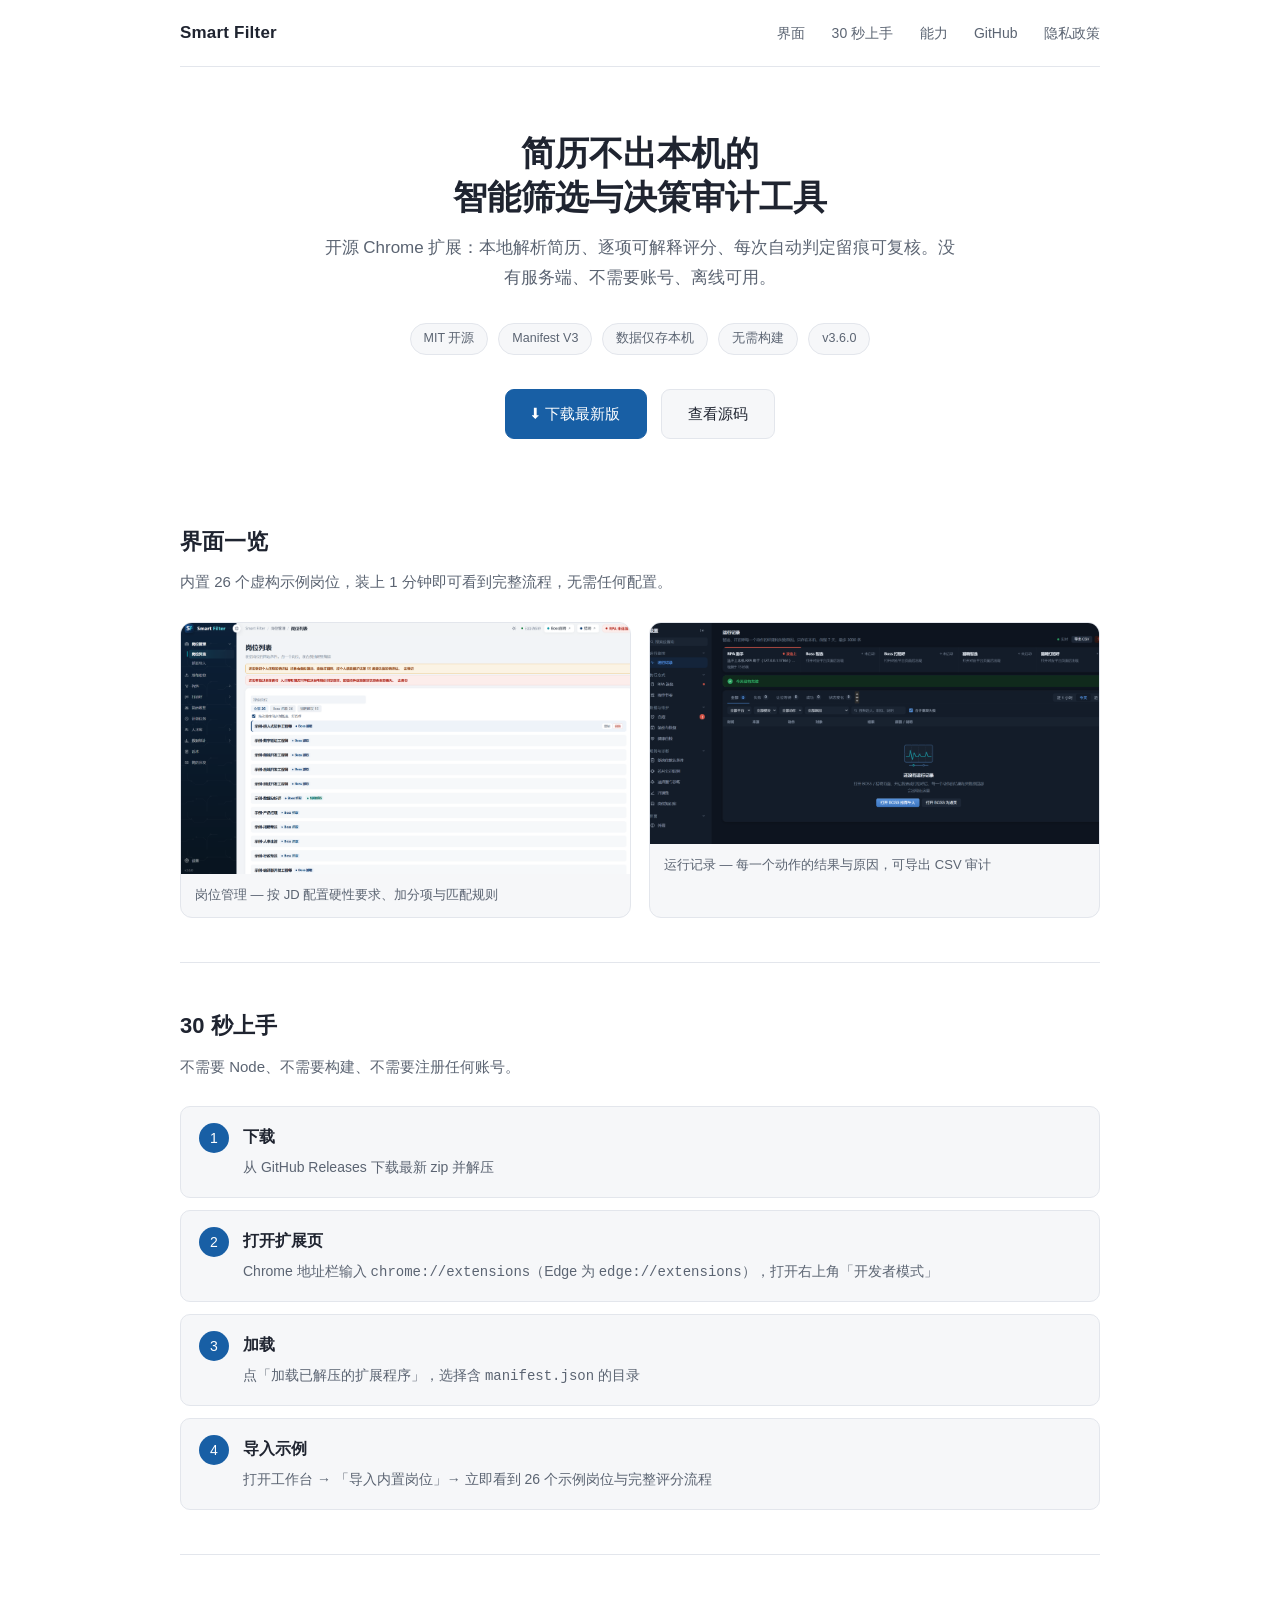
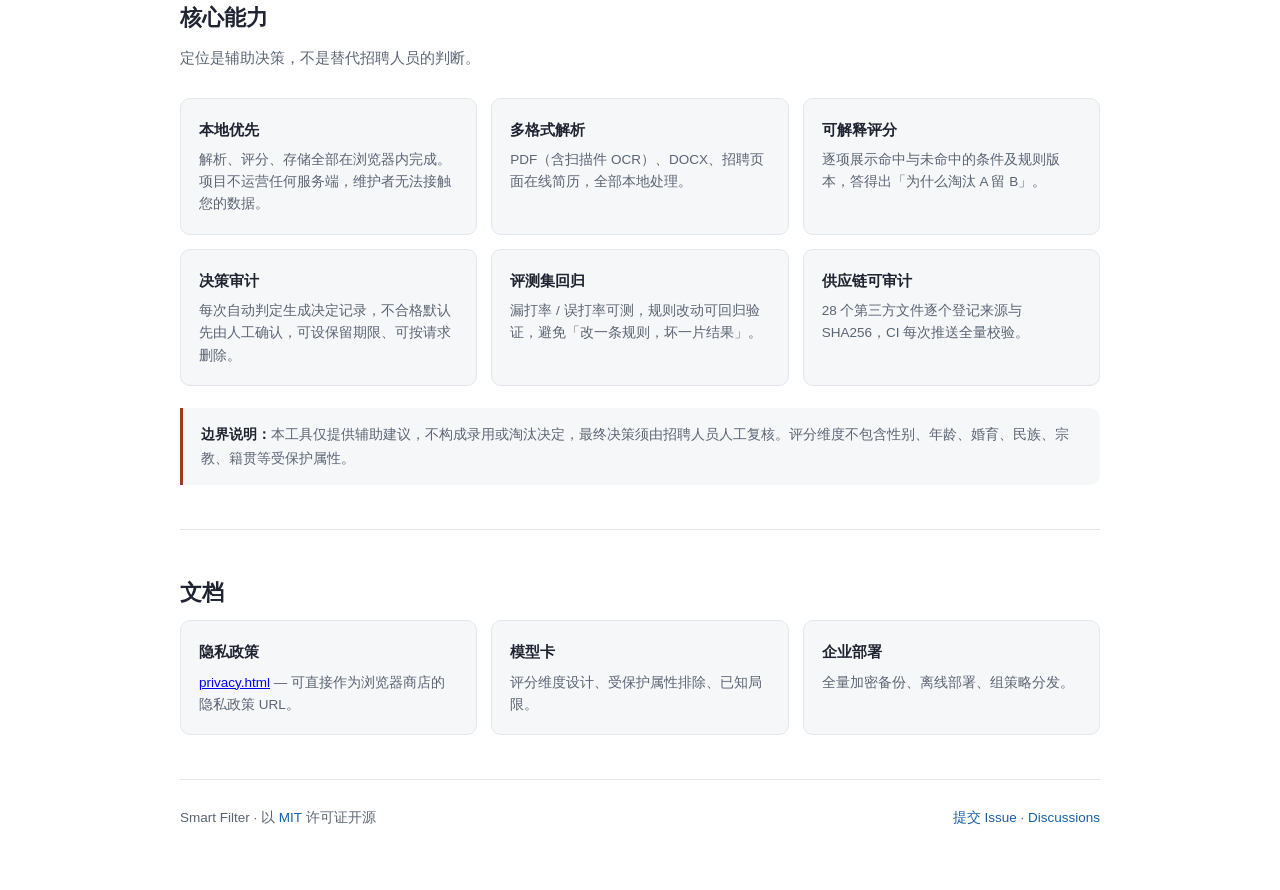
<file: docs/index.html>
<!DOCTYPE html>
<html lang="zh-CN">
<head>
<meta charset="utf-8">
<meta name="viewport" content="width=device-width,initial-scale=1">
<title>Smart Filter · 本地优先的简历筛选与决策审计</title>
<meta name="description" content="开源 Chrome 扩展：本地解析简历、可解释评分、每次判定留痕。无需账号、不上传数据、离线可用。">
<style>
:root{--bg:#ffffff;--fg:#1f2430;--mut:#5b6472;--line:#e3e6ec;--card:#f6f7f9;--acc:#185FA5;--acc2:#0F6E56;--warn:#993C1D}
@media (prefers-color-scheme: dark){
 :root{--bg:#0f1420;--fg:#e8ecf3;--mut:#9aa4b5;--line:#2a3243;--card:#171e2c;--acc:#7fb3e8;--acc2:#5dcaa5;--warn:#f0997b}
}
*{box-sizing:border-box}
body{margin:0;background:var(--bg);color:var(--fg);font:16px/1.75 -apple-system,"Segoe UI","Microsoft YaHei",sans-serif}
main{max-width:960px;margin:0 auto;padding:0 20px}
header{display:flex;justify-content:space-between;align-items:center;padding:18px 0;border-bottom:1px solid var(--line)}
.logo{font-weight:600;font-size:17px;letter-spacing:.2px}
nav a{color:var(--mut);text-decoration:none;margin-left:22px;font-size:14px}
nav a:hover{color:var(--fg)}
.hero{text-align:center;padding:64px 0 40px}
.hero h1{font-size:34px;margin:0 0 14px;line-height:1.3}
.hero p.sub{color:var(--mut);font-size:17px;max-width:640px;margin:0 auto 30px}
.badges{display:flex;gap:10px;justify-content:center;flex-wrap:wrap;margin-bottom:34px}
.badge{font-size:12.5px;color:var(--mut);border:1px solid var(--line);background:var(--card);border-radius:99px;padding:4px 13px}
.btns{display:flex;gap:14px;justify-content:center;flex-wrap:wrap}
.btn{display:inline-block;padding:11px 26px;border-radius:9px;font-size:15px;text-decoration:none;font-weight:500;border:1px solid var(--line);color:var(--fg);background:var(--card)}
.btn.primary{background:var(--acc);border-color:var(--acc);color:#fff}
h2{font-size:22px;margin:0 0 8px}
section{padding:44px 0;border-top:1px solid var(--line)}
section:first-of-type{border-top:none}
.lead{color:var(--mut);margin:0 0 26px;font-size:15px}
.shots{display:grid;grid-template-columns:1fr 1fr;gap:18px}
.shots figure{margin:0;border:1px solid var(--line);border-radius:12px;overflow:hidden;background:var(--card)}
.shots img{display:block;width:100%;height:auto}
.shots figcaption{padding:10px 14px;font-size:13px;color:var(--mut)}
@media (max-width:700px){.shots{grid-template-columns:1fr}}
.steps{counter-reset:s;list-style:none;padding:0;margin:0;display:grid;gap:12px}
.steps li{counter-increment:s;display:flex;gap:14px;align-items:flex-start;background:var(--card);border:1px solid var(--line);border-radius:10px;padding:16px 18px}
.steps li::before{content:counter(s);flex:0 0 30px;height:30px;border-radius:50%;background:var(--acc);color:#fff;display:flex;align-items:center;justify-content:center;font-size:14px;font-weight:500}
.steps b{display:block;margin-bottom:2px}
.steps span{color:var(--mut);font-size:14px}
.cards{display:grid;grid-template-columns:repeat(3,1fr);gap:14px}
@media (max-width:700px){.cards{grid-template-columns:1fr}}
.card{background:var(--card);border:1px solid var(--line);border-radius:10px;padding:18px}
.card b{display:block;margin-bottom:6px;font-size:15px}
.card p{margin:0;color:var(--mut);font-size:13.5px;line-height:1.65}
.notice{border-left:3px solid var(--warn);background:var(--card);border-radius:0 10px 10px 0;padding:14px 18px;font-size:14px;color:var(--mut);margin-top:22px}
.notice b{color:var(--fg)}
footer{border-top:1px solid var(--line);padding:26px 0 60px;color:var(--mut);font-size:13.5px;display:flex;justify-content:space-between;flex-wrap:wrap;gap:10px}
footer a{color:var(--acc);text-decoration:none}
</style>
</head>
<body>
<main>
<header>
  <div class="logo">Smart Filter</div>
  <nav>
    <a href="#shots">界面</a>
    <a href="#start">30 秒上手</a>
    <a href="#features">能力</a>
    <a data-repo href="https://github.com/Bink-citl/SmartFilter-extension">GitHub</a>
    <a href="./privacy.html">隐私政策</a>
  </nav>
</header>

<div class="hero">
  <h1>简历不出本机的<br>智能筛选与决策审计工具</h1>
  <p class="sub">开源 Chrome 扩展：本地解析简历、逐项可解释评分、每次自动判定留痕可复核。没有服务端、不需要账号、离线可用。</p>
  <div class="badges">
    <span class="badge">MIT 开源</span>
    <span class="badge">Manifest V3</span>
    <span class="badge">数据仅存本机</span>
    <span class="badge">无需构建</span>
    <span class="badge">v3.6.0</span>
  </div>
  <div class="btns">
    <a class="btn primary" data-repo-latest href="#">⬇ 下载最新版</a>
    <a class="btn" data-repo href="https://github.com/Bink-citl/SmartFilter-extension">查看源码</a>
  </div>
</div>

<section id="shots">
  <h2>界面一览</h2>
  <p class="lead">内置 26 个虚构示例岗位，装上 1 分钟即可看到完整流程，无需任何配置。</p>
  <div class="shots">
    <figure>
      <img src="./screenshots/dashboard-job-list.png" alt="岗位列表界面：左侧功能导航，右侧示例岗位列表" loading="lazy">
      <figcaption>岗位管理 — 按 JD 配置硬性要求、加分项与匹配规则</figcaption>
    </figure>
    <figure>
      <img src="./screenshots/settings-runlog.png" alt="运行记录界面：每一次自动操作的详细日志" loading="lazy">
      <figcaption>运行记录 — 每一个动作的结果与原因，可导出 CSV 审计</figcaption>
    </figure>
  </div>
</section>

<section id="start">
  <h2>30 秒上手</h2>
  <p class="lead">不需要 Node、不需要构建、不需要注册任何账号。</p>
  <ol class="steps">
    <li><div><b>下载</b><span>从 GitHub Releases 下载最新 zip 并解压</span></div></li>
    <li><div><b>打开扩展页</b><span>Chrome 地址栏输入 <code>chrome://extensions</code>（Edge 为 <code>edge://extensions</code>），打开右上角「开发者模式」</span></div></li>
    <li><div><b>加载</b><span>点「加载已解压的扩展程序」，选择含 <code>manifest.json</code> 的目录</span></div></li>
    <li><div><b>导入示例</b><span>打开工作台 → 「导入内置岗位」→ 立即看到 26 个示例岗位与完整评分流程</span></div></li>
  </ol>
</section>

<section id="features">
  <h2>核心能力</h2>
  <p class="lead">定位是辅助决策，不是替代招聘人员的判断。</p>
  <div class="cards">
    <div class="card"><b>本地优先</b><p>解析、评分、存储全部在浏览器内完成。项目不运营任何服务端，维护者无法接触您的数据。</p></div>
    <div class="card"><b>多格式解析</b><p>PDF（含扫描件 OCR）、DOCX、招聘页面在线简历，全部本地处理。</p></div>
    <div class="card"><b>可解释评分</b><p>逐项展示命中与未命中的条件及规则版本，答得出「为什么淘汰 A 留 B」。</p></div>
    <div class="card"><b>决策审计</b><p>每次自动判定生成决定记录，不合格默认先由人工确认，可设保留期限、可按请求删除。</p></div>
    <div class="card"><b>评测集回归</b><p>漏打率 / 误打率可测，规则改动可回归验证，避免「改一条规则，坏一片结果」。</p></div>
    <div class="card"><b>供应链可审计</b><p>28 个第三方文件逐个登记来源与 SHA256，CI 每次推送全量校验。</p></div>
  </div>
  <div class="notice">
    <b>边界说明：</b>本工具仅提供辅助建议，不构成录用或淘汰决定，最终决策须由招聘人员人工复核。评分维度不包含性别、年龄、婚育、民族、宗教、籍贯等受保护属性。
  </div>
</section>

<section>
  <h2>文档</h2>
  <div class="cards">
    <div class="card"><b>隐私政策</b><p><a href="./privacy.html">privacy.html</a> — 可直接作为浏览器商店的隐私政策 URL。</p></div>
    <div class="card"><b>模型卡</b><p>评分维度设计、受保护属性排除、已知局限。</p></div>
    <div class="card"><b>企业部署</b><p>全量加密备份、离线部署、组策略分发。</p></div>
  </div>
</section>

<footer>
  <span>Smart Filter · 以 <a data-repo href="#">MIT</a> 许可证开源</span>
  <span><a data-repo-issues href="#">提交 Issue</a> · <a data-repo-discussions href="#"> Discussions</a></span>
</footer>
</main>

<script>
/* 仓库改名后只需改这一行 */
const REPO = "Bink-citl/SmartFilter-extension";const R = "https://github.com/" + REPO;
document.querySelectorAll("[data-repo]").forEach(a => a.href = R);
document.querySelectorAll("[data-repo-latest]").forEach(a => a.href = R + "/releases/latest");
document.querySelectorAll("[data-repo-issues]").forEach(a => a.href = R + "/issues/new/choose");
document.querySelectorAll("[data-repo-discussions]").forEach(a => a.href = R + "/discussions");
</script>
</body>
</html>
</file>
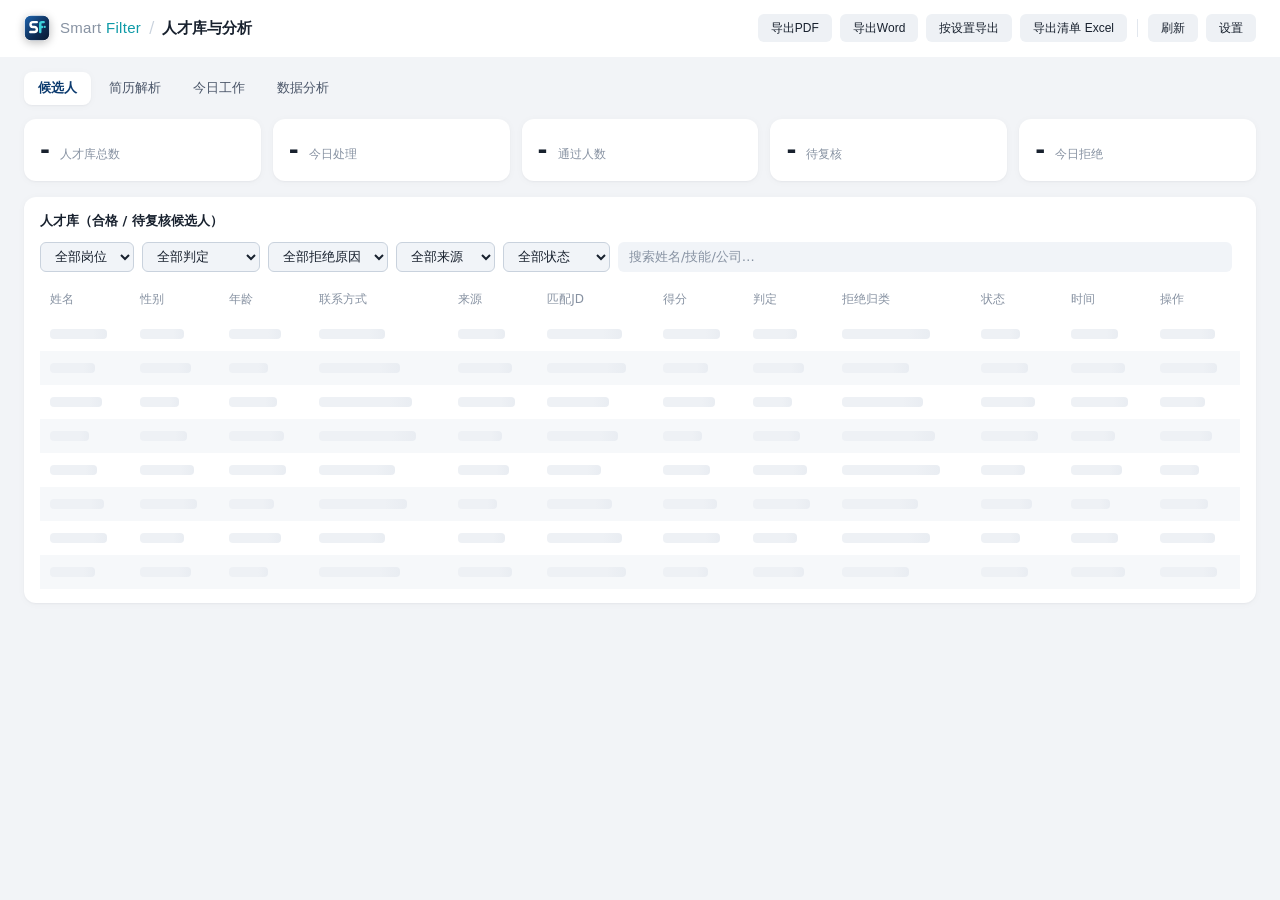
<file: dashboard/dashboard.html>
<!DOCTYPE html>
<html lang="zh-CN">
<head>
<meta charset="UTF-8">
<script src="../ui/theme-init.js"></script>
<title>Smart Filter · 人才库与分析</title>
<style>
  *{box-sizing:border-box;}
  body{margin:0;font:14px/1.7 "Microsoft YaHei",system-ui,sans-serif;color:var(--text);background:var(--bg);}
  .wrap{max-width:var(--page-max);margin:0 auto;padding:20px 16px 60px;}
  header{display:flex;align-items:center;gap:12px;padding:10px 0 16px;}
  header img{width:38px;height:38px;border-radius:var(--r-md);}
  header h1{font-size:var(--fs-xl);margin:0;}
  .headbtns{margin-left:auto;display:flex;gap:8px;}
  .stats{display:grid;grid-template-columns:repeat(auto-fit,minmax(150px,1fr));gap:12px;margin-bottom:16px;}
  .stat{background:var(--surface);border:1px solid var(--line);border-radius:var(--r-lg);padding:14px 16px;}
  .stat b{display:block;font-size:var(--fs-2xl);}
  .stat span{font-size:var(--fs-sm);color:var(--text-2);}
  .grid2{display:grid;grid-template-columns:1fr 1fr;gap:12px;}
  .grid3{display:grid;grid-template-columns:repeat(3,1fr);gap:12px;}
  .card{background:var(--surface);border:1px solid var(--line);border-radius:var(--r-lg);padding:14px;}
  .card h3{margin:0 0 8px;font-size:var(--fs-lg);color:var(--text);}
  .chart{width:100%;height:240px;}
  .upload{display:flex;flex-direction:column;align-items:center;justify-content:center;border:2px dashed var(--field);border-radius:var(--r-lg);padding:30px;cursor:pointer;transition:.2s;text-align:center;background:var(--surface-2);}
  .upload:hover,.upload.drag{border-color:var(--info);background:var(--info-50);}
  .upload .ic{font-size:var(--fs-2xl);}
  .upload .hint{font-size:var(--fs-sm);color:var(--muted);margin-top:6px;}
  .result{background:var(--surface-2);border:1px solid var(--line);border-radius:var(--r-md);padding:12px;font-size:var(--fs-md);margin-top:10px;}
  .result table{width:100%;border-collapse:collapse;}
  .result td,.result th{padding:5px 8px;border-bottom:1px solid var(--line-2);text-align:left;font-size:var(--fs-sm);}
  .result th{color:var(--text-2);}
  .verdict{display:inline-block;padding:1px 10px;border-radius:var(--r-md);font-size:var(--fs-sm);font-weight:600;}
  .v-pass{background:var(--ok-50);color:var(--ok-700);}
  .v-reject{background:var(--bad-50);color:var(--bad-700);}
  .v-review{background:var(--warn-50);color:var(--warn-700);}
  .badge{display:inline-block;padding:1px 10px;border-radius:var(--r-md);font-size:var(--fs-sm);font-weight:600;}
  .badge-ok{background:var(--ok-50);color:var(--ok-700);}
  .badge-no{background:var(--bad-50);color:var(--bad-700);}
  .badge-warn{background:var(--warn-50);color:var(--warn-700);}
  .filters{display:flex;gap:8px;margin-bottom:10px;flex-wrap:wrap;align-items:center;}
  .filters select,.filters input{padding:7px 10px;border:1px solid var(--field);border-radius:var(--r-md);font-size:var(--fs-md);}
  .filters input{flex:1;min-width:160px;}
  .tbl{width:100%;border-collapse:collapse;background:var(--surface);font-size:var(--fs-md);}
  .tbl th{background:var(--surface-2);color:var(--text-2);font-size:var(--fs-sm);position:sticky;top:0;}
  .tbl th,.tbl td{padding:9px 10px;border-bottom:1px solid var(--line-2);text-align:left;}
  .tbl tr{cursor:pointer;}
  .tbl tr:hover{background:var(--surface-2);}
  .drawer{position:fixed;right:0;top:0;bottom:0;width:480px;max-width:92vw;background:var(--surface);box-shadow:-8px 0 30px rgba(0,0,0,.15);z-index:100;overflow:auto;padding:18px;display:none;}
  .drawer.open{display:block;}
  .drawer h3{margin:0 0 10px;}
  .kv{display:flex;flex-wrap:wrap;gap:6px;margin-bottom:10px;}
  .kv span{font-size:var(--fs-sm);background:var(--info-50);color:var(--info-700);padding:3px 10px;border-radius:var(--r-md);}
  .kvbox{background:var(--surface-2);border:1px solid var(--line-2);border-radius:var(--r-md);padding:8px 10px;font-size:var(--fs-sm);}
  .kvbox b{display:block;font-size:var(--fs-xs);color:var(--text-2);font-weight:400;margin-bottom:2px;}
  .sect{font-size:var(--fs-md);font-weight:600;color:var(--text);margin:14px 0 6px;border-left:3px solid var(--info);padding-left:8px;}
  .dc-act{display:flex;gap:8px;flex-wrap:wrap;}
  .dc-out{margin-top:8px;display:flex;flex-direction:column;gap:6px;align-items:flex-start;}
  .dc-out[hidden]{display:none;}
  .dc-out textarea{width:100%;min-height:180px;font-size:var(--fs-sm);line-height:1.6;padding:8px;border:1px solid var(--field);border-radius:var(--r-sm);background:var(--surface-2);color:var(--text);}
  .dc-apps{width:100%;border-collapse:collapse;font-size:var(--fs-sm);}
  .dc-apps th,.dc-apps td{padding:4px 6px;border-bottom:1px solid var(--line);text-align:left;}
  .dc-apps th{color:var(--text-2);font-weight:600;}
  .msg{background:var(--surface-2);border-radius:var(--r-md);padding:8px 10px;font-size:var(--fs-sm);margin:4px 0;line-height:1.6;}
  .msg.out{border-left:3px solid var(--info);} .msg.in{border-left:3px solid var(--muted);}
  .miniBtn{cursor:pointer;}
  .raw{background:var(--overlay);color:var(--field);font:12px/1.6 Consolas,monospace;padding:12px;border-radius:var(--r-md);max-height:300px;overflow:auto;white-space:pre-wrap;}
  .close{float:right;border:none;background:var(--bg);border-radius:var(--r-md);padding:4px 12px;cursor:pointer;}
  .note{background:var(--warn-50);border:1px solid var(--warn-200);border-radius:var(--r-md);padding:8px 12px;font-size:var(--fs-sm);color:var(--warn-700);margin-bottom:12px;}
  @media (max-width:960px){.grid2,.grid3{grid-template-columns:1fr;}}
</style>
<link rel="stylesheet" href="../ui/tokens.css">
<link rel="stylesheet" href="../ui/components.css">
<link rel="stylesheet" href="../ui/theme.css">
</head>
<body class="hrs-dash">
<div class="wrap">
  <header>
    <img src="../icons/logo-mark.svg" alt="Smart Filter">
    <h1><span class="muted sf-word">Smart <em>Filter</em></span><i>/</i>人才库与分析 <span id="verTag" style="font-size:var(--fs-xs);padding:0 6px;font-weight:400;"></span></h1>
    <div class="headbtns">
      <button class="btn ghost" id="btnExportPDF">导出PDF</button>
      <button class="btn ghost" id="btnExportDocx">导出Word</button>
      <button class="btn ghost" id="btnExport">按设置导出</button>
      <button class="btn ghost" id="btnExportPool" data-tip="合格和待复核候选人导出成 Excel，每个岗位一个工作表">导出清单 Excel</button>
      <span class="sep"></span>
      <button class="btn ghost" id="btnRefresh">刷新</button>
      <button class="btn ghost" id="btnOpts">设置</button>
    </div>
  </header>

  <div class="note" id="jdNote" style="display:none;"></div>


  <div class="dtabs" id="dtabs"><span data-dp="pool" class="on">候选人</span><span data-dp="parse">简历解析</span><span data-dp="today">今日工作</span><span data-dp="analysis">数据分析</span></div>

  <!-- v1.9.17 今日智选 / 打招呼：扫 · 过 · 拒，点数字看明细 -->
  <div class="dpanel" data-dp="today">
  <div class="card" id="todayCard" style="margin-bottom:12px;">
    <h3>今日工作（Boss + 猎聘，试运行也计入）</h3>
    <div style="display:flex;gap:10px;flex-wrap:wrap;font-size:var(--fs-md);" id="todayStats"></div>
    <div id="todayList" style="display:none;margin-top:10px;max-height:360px;overflow:auto;"></div>
  </div>

  </div>

  <div class="dpanel on" data-dp="pool">
  <div class="stats">
    <div class="stat"><b id="stTotal">-</b><span>人才库总数</span></div>
    <div class="stat"><b id="stToday">-</b><span>今日处理</span></div>
    <div class="stat"><b id="stPass">-</b><span>通过人数</span></div>
    <div class="stat"><b id="stReview">-</b><span>待复核</span></div>
    <div class="stat"><b id="stReject">-</b><span>今日拒绝</span></div>
  </div>
  <div class="card" style="margin-bottom:12px;">
    <h3>人才库（合格 / 待复核候选人）</h3>
    <div class="filters">
      <select id="fJd"><option value="">全部岗位</option></select>
      <select id="fVerdict">
        <option value="">全部判定</option>
        <option value="pass">通过</option>
        <option value="review">待复核</option>
        <option value="reject">拒绝(已入库)</option>
      </select>
      <select id="fReason">
        <option value="">全部拒绝原因</option>
        <option value="未满足学历">未满足学历</option>
        <option value="经验不足">经验不足</option>
        <option value="薪资不符">薪资不符</option>
        <option value="跨岗位">跨岗位</option>
        <option value="技能不匹配">技能不匹配</option>
        <option value="其他">其他</option>
      </select>
      <select id="fSource">
        <option value="">全部来源</option>
        <option value="boss">Boss直聘</option>
        <option value="liepin">猎聘</option>
        <option value="upload">手动上传</option>
      </select>
      <select id="fStatus">
        <option value="">全部状态</option>
        <option value="new">新获取</option>
        <option value="contacted">已联系</option>
        <option value="interview">已约面</option>
        <option value="offer">已发Offer</option>
        <option value="rejected">已淘汰</option>
        <option value="reject_pending">待确认拒绝</option>
        <option value="review">待复核</option>
      </select>
      <input id="fSearch" placeholder="搜索姓名/技能/公司…">
      <span id="tblCount" style="font-size:var(--fs-sm);color:var(--muted);"></span>
    </div>
    <div style="max-height:520px;overflow:auto;">
      <table class="tbl">
        <thead><tr>
          <th>姓名</th><th>性别</th><th>年龄</th><th>联系方式</th><th>来源</th><th>匹配JD</th><th>得分</th><th>判定</th><th>拒绝归类</th><th>状态</th><th>时间</th><th>操作</th>
        </tr></thead>
        <tbody id="tblBody" data-sk="tr:8x12"></tbody>
      </table>
    </div>
  </div>



  </div>

  <div class="dpanel" data-dp="parse">
  <div class="grid2" style="margin-bottom:16px;">
    <div class="card">
      <h3>上传简历解析（PDF / Word / 文本 / 图片）</h3>
      <div class="upload" id="drop">
        <div class="ic"><svg viewBox="0 0 24 24"><path d="M6 3h8l4 4v14H6z"/><path d="M14 3v4h4"/><path d="M12 11v6M9.5 13.5 12 11l2.5 2.5"/></svg></div>
        <div style="font-weight:600;">点击选择或拖拽文件到此处</div>
        <div class="hint">支持 .pdf .docx .txt .png .jpg .webp，图片将本地OCR识别（中文+英文）</div>
        <input type="file" id="file" accept=".pdf,.docx,.txt,.md,.png,.jpg,.jpeg,.webp,.bmp" style="display:none;" multiple>
      </div>
      <div class="result" id="upResult" style="display:none;"></div>
    </div>
    <div class="card">
      <h3>上传解析 · 与JD匹配</h3>
      <div id="matchBox" style="font-size:var(--fs-md);color:var(--muted);">上传简历后，这里会给出与当前JD的匹配评分与判定。</div>
      <div style="margin-top:12px;display:flex;gap:8px;">
        <button class="btn ghost" id="btnAddPool" style="display:none;">加入人才库</button>
        <button class="btn ghost" id="btnCopyText" style="display:none;">复制全文</button>
      </div>
    </div>
  </div>

  </div>

  <!-- v2.2.2 招聘分析：周期 / 平台 / 岗位 → 核心指标 → 趋势与漏斗 → 岗位漏斗 → 渠道对比 → 人才质量 → 名单，右上角导出周报月报 -->
  <div class="dpanel" data-dp="analysis">
  <div class="rp-bar">
    <div class="rp-seg" id="rpPeriod"><span data-p="week" class="on">本周</span><span data-p="lastweek">上周</span><span data-p="month">本月</span><span data-p="lastmonth">上月</span><span data-p="d30">近 30 天</span></div>
    <div class="rp-seg" id="rpSite"><span data-s="" class="on">全部平台</span><span data-s="boss">Boss直聘</span><span data-s="liepin">猎聘</span></div>
    <select id="rpJd"><option value="">全部岗位</option></select>
    <span class="rp-range num" id="rpRange"></span>
    <span class="rp-sp"></span>
    <button class="btn ghost" id="rpXlsx" data-tip="核心指标、岗位漏斗、渠道对比、每日明细、本期候选人，一个 Excel 多个工作表">导出数据 Excel</button>
    <button class="btn" id="rpDocx" data-tip="按当前周期、平台、岗位生成 Word 报告，含图表和候选人名单，保存到「下载/HR招聘报表」">导出周报 Word</button>
  </div>
  <p class="rp-summary" id="rpSummary"></p>
  <div class="rp-card rp-emptyall" id="rpEmptyAll" hidden></div>
  <section class="rp-kpis" id="rpKpis" data-sk="kpi:7"></section>

  <div class="rp-grid g-trend">
    <section class="rp-card"><div class="rp-hd"><b>每日趋势</b><em>打招呼、筛选人数和其中合格的人数</em></div><div class="chart rp-ch" id="rpTrend"></div></section>
    <section class="rp-card"><div class="rp-hd"><b>招聘漏斗</b><em>本期进入人才库的候选人走到了哪一步</em></div><div class="chart rp-ch" id="rpFunnel"></div></section>
  </div>

  <section class="rp-card"><div class="rp-hd"><b>岗位招聘漏斗</b><em>每一格下面是占本岗位筛选人数的比例</em></div><div id="rpJdFunnel" data-sk="block"></div></section>

  <div class="rp-grid g-half">
    <section class="rp-card"><div class="rp-hd"><b>渠道对比</b><em>同一周期 Boss直聘 和 猎聘 各项指标，深色一边更好</em></div><div id="rpChannel" data-sk="block"></div></section>
    <section class="rp-card"><div class="rp-hd"><b>不合格原因</b><em>本期被判不合格的主要原因</em></div><div class="chart rp-ch sm" id="rpReason"></div><div class="rp-empty" id="rpReasonEmpty" style="display:none;">本期没有不合格记录</div></section>
  </div>

  <section class="rp-card"><div class="rp-hd"><b>本期人才清单</b><em id="rpListN"></em><span class="rp-sp"></span><button class="btn ghost sm" id="rpPool" data-tip="人才库里全部合格和待复核的候选人，每个岗位一个工作表">导出人才库清单</button></div><div id="rpList"></div></section>

  <h2 class="rp-h">人才质量<em>人才库全部候选人，不随上面的周期变化</em></h2>
  <div class="rp-grid g-3">
    <section class="rp-card"><div class="rp-hd"><b>匹配分分布</b></div><div class="chart" id="chScore"></div></section>
    <section class="rp-card"><div class="rp-hd"><b>学历分布</b></div><div class="chart" id="chEdu"></div></section>
    <section class="rp-card"><div class="rp-hd"><b>经验年限</b></div><div class="chart" id="chExp"></div></section>
    <section class="rp-card"><div class="rp-hd"><b>来源分布</b></div><div class="chart" id="chSrc"></div></section>
    <section class="rp-card"><div class="rp-hd"><b>判定占比</b></div><div class="chart" id="bVerdict"></div></section>
    <section class="rp-card"><div class="rp-hd"><b>六维度平均达标率</b></div><div class="chart" id="bDim"></div></section>
  </div>

  <section class="rp-card"><div class="rp-hd"><b>各岗位匹配度</b><em>人才库全部候选人按岗位汇总</em></div>
    <table class="tbl rp-tbl">
      <thead><tr><th>岗位JD</th><th>人数</th><th>平均分</th><th>通过率</th><th>待复核</th><th>拒绝(已入库)</th><th>平均匹配度</th></tr></thead>
      <tbody id="bJd"></tbody>
    </table>
  </section>
  <section class="rp-card"><div class="rp-hd"><b>不合格原因标签</b><em>拒绝候选自动归类，点标签到候选人列表里查看</em></div><div id="tagCloud" class="rp-tags"></div></section>
  <details class="adv rp-adv">
    <summary><b>候选人匹配明细</b><em>全部候选人，点表头排序，默认收起</em></summary>
    <div class="rp-advbody">
      <table class="tbl" id="bListTable">
        <thead><tr>
          <th data-bk="name" style="cursor:pointer;">姓名</th><th data-bk="gender" style="cursor:pointer;">性别</th><th data-bk="age" style="cursor:pointer;">年龄</th><th data-bk="phone" style="cursor:pointer;">联系方式</th><th data-bk="jdTitle" style="cursor:pointer;">岗位JD</th><th data-bk="score" style="cursor:pointer;">得分</th><th data-bk="verdict" style="cursor:pointer;">判定</th>
        </tr></thead>
        <tbody id="bList"></tbody>
      </table>
    </div>
  </details>
  </div>

  <div class="dpanel" data-dp="today">
  <details class="adv">
    <summary><b>处理记录</b><em>自动筛选日志：拒绝、索要简历、自检等，默认收起</em></summary>
  <div class="card" style="margin:12px;">
    <div style="max-height:420px;overflow:auto;">
      <table class="tbl">
        <thead><tr>
          <th>时间</th><th>动作</th><th>候选人</th><th>匹配JD</th><th>来源</th><th>详情/原因</th>
        </tr></thead>
        <tbody id="evBody"></tbody>
      </table>
    </div>
  </div>
  </details>
  </div>
</div>

<div class="drawer" id="drawer">
  <button class="close" id="drawerClose">关闭 ✕</button>
  <div id="drawerBody"></div>
</div>

<script src="../lib/echarts.min.js"></script>
<script src="../ui/echarts-theme.js"></script>
<script src="../lib/pdf.min.js"></script>
<script src="../lib/mammoth.browser.min.js"></script>
<script src="../lib/tesseract/tesseract.min.js"></script>
<script src="../lib/html2canvas.min.js"></script>
<script src="../lib/jspdf.umd.min.js"></script>
<script src="../lib/docx.umd.js"></script>
<script src="../services/job-kb.js"></script>
<script src="../services/matcher.js"></script>
<script src="../services/engine.js"></script>
<script src="../services/extractor.js"></script>
<script src="../services/store.js"></script>
<script src="../services/parsers.js"></script>
<script src="../services/exporter.js"></script>
<script src="../services/xlsx-lite.js"></script>
<script src="../services/decision-log.js"></script>
<script src="../services/people.js"></script>
<script src="../ui/qtip.js"></script>
<script src="../ui/empty.js"></script>
<script src="dashboard.js"></script>
<script src="report.js"></script>
<script src="../ui/shell.js"></script>
</body>
</html>
</file>
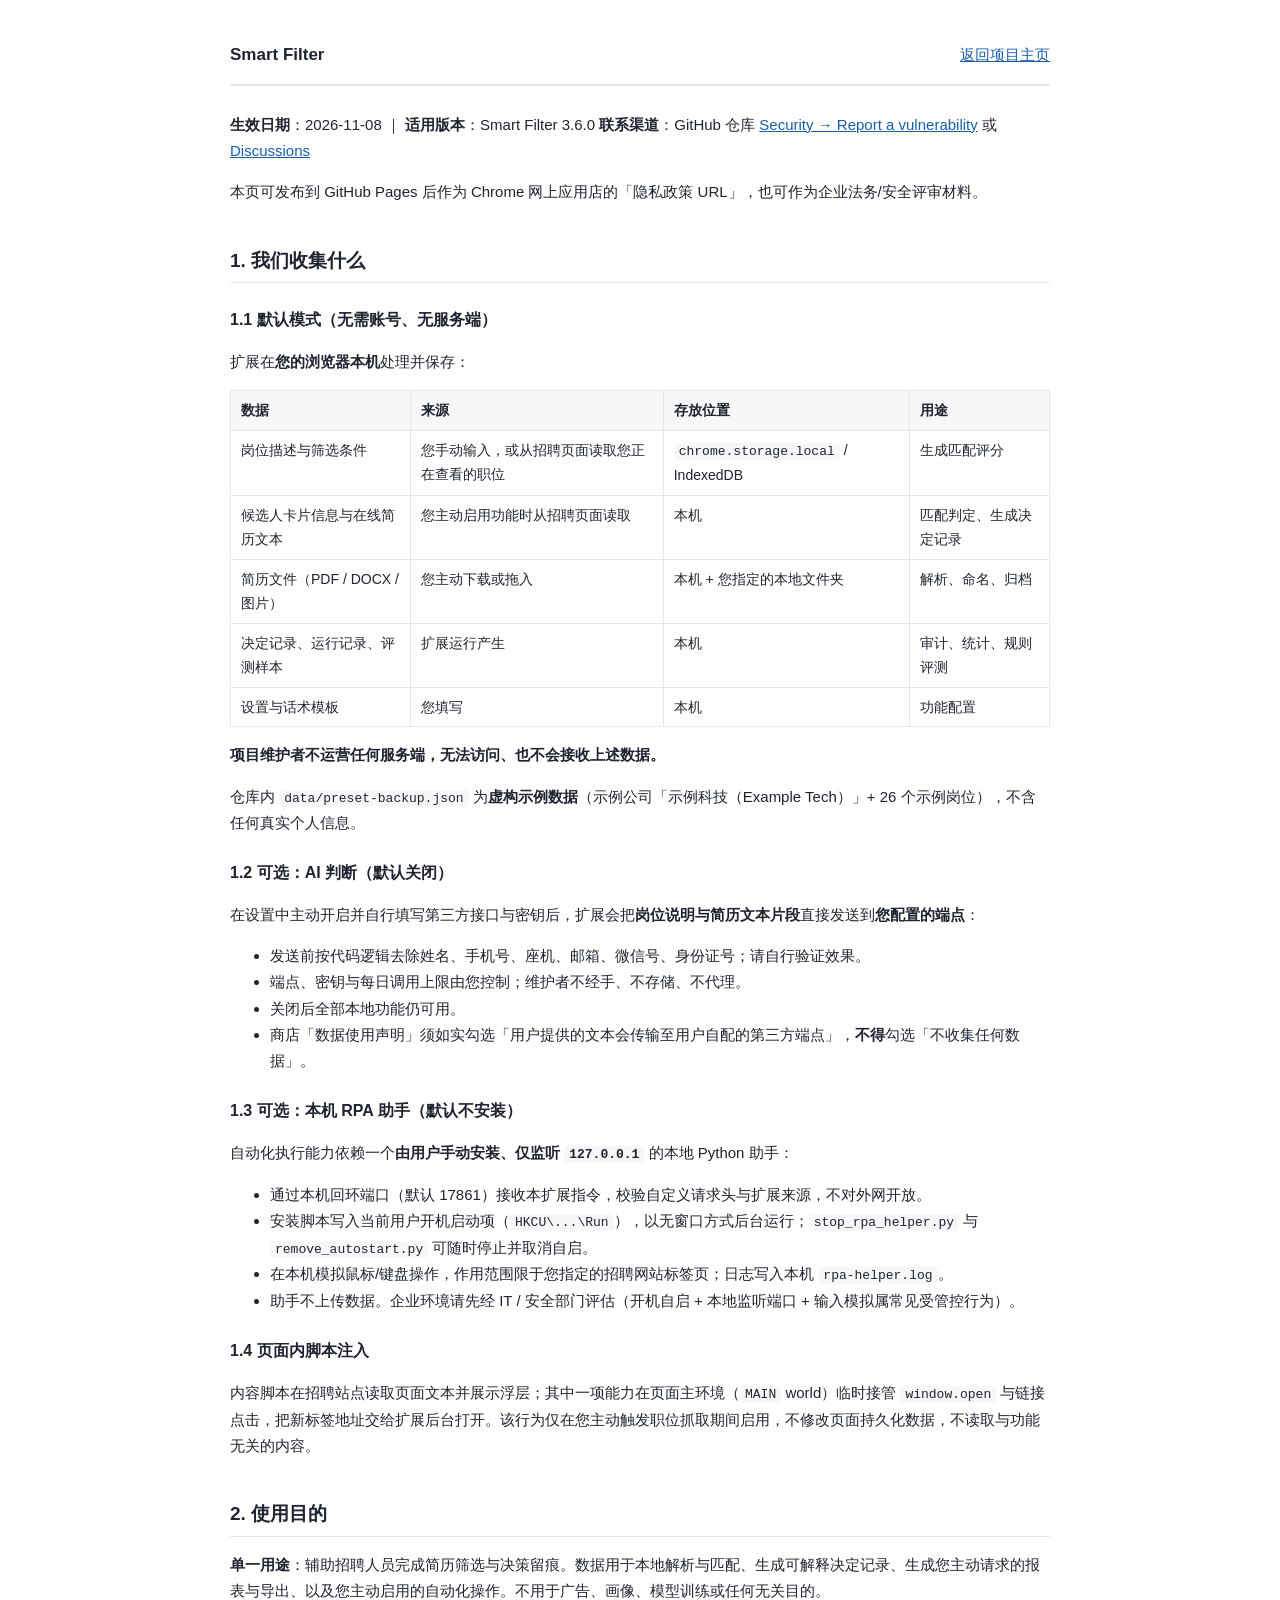
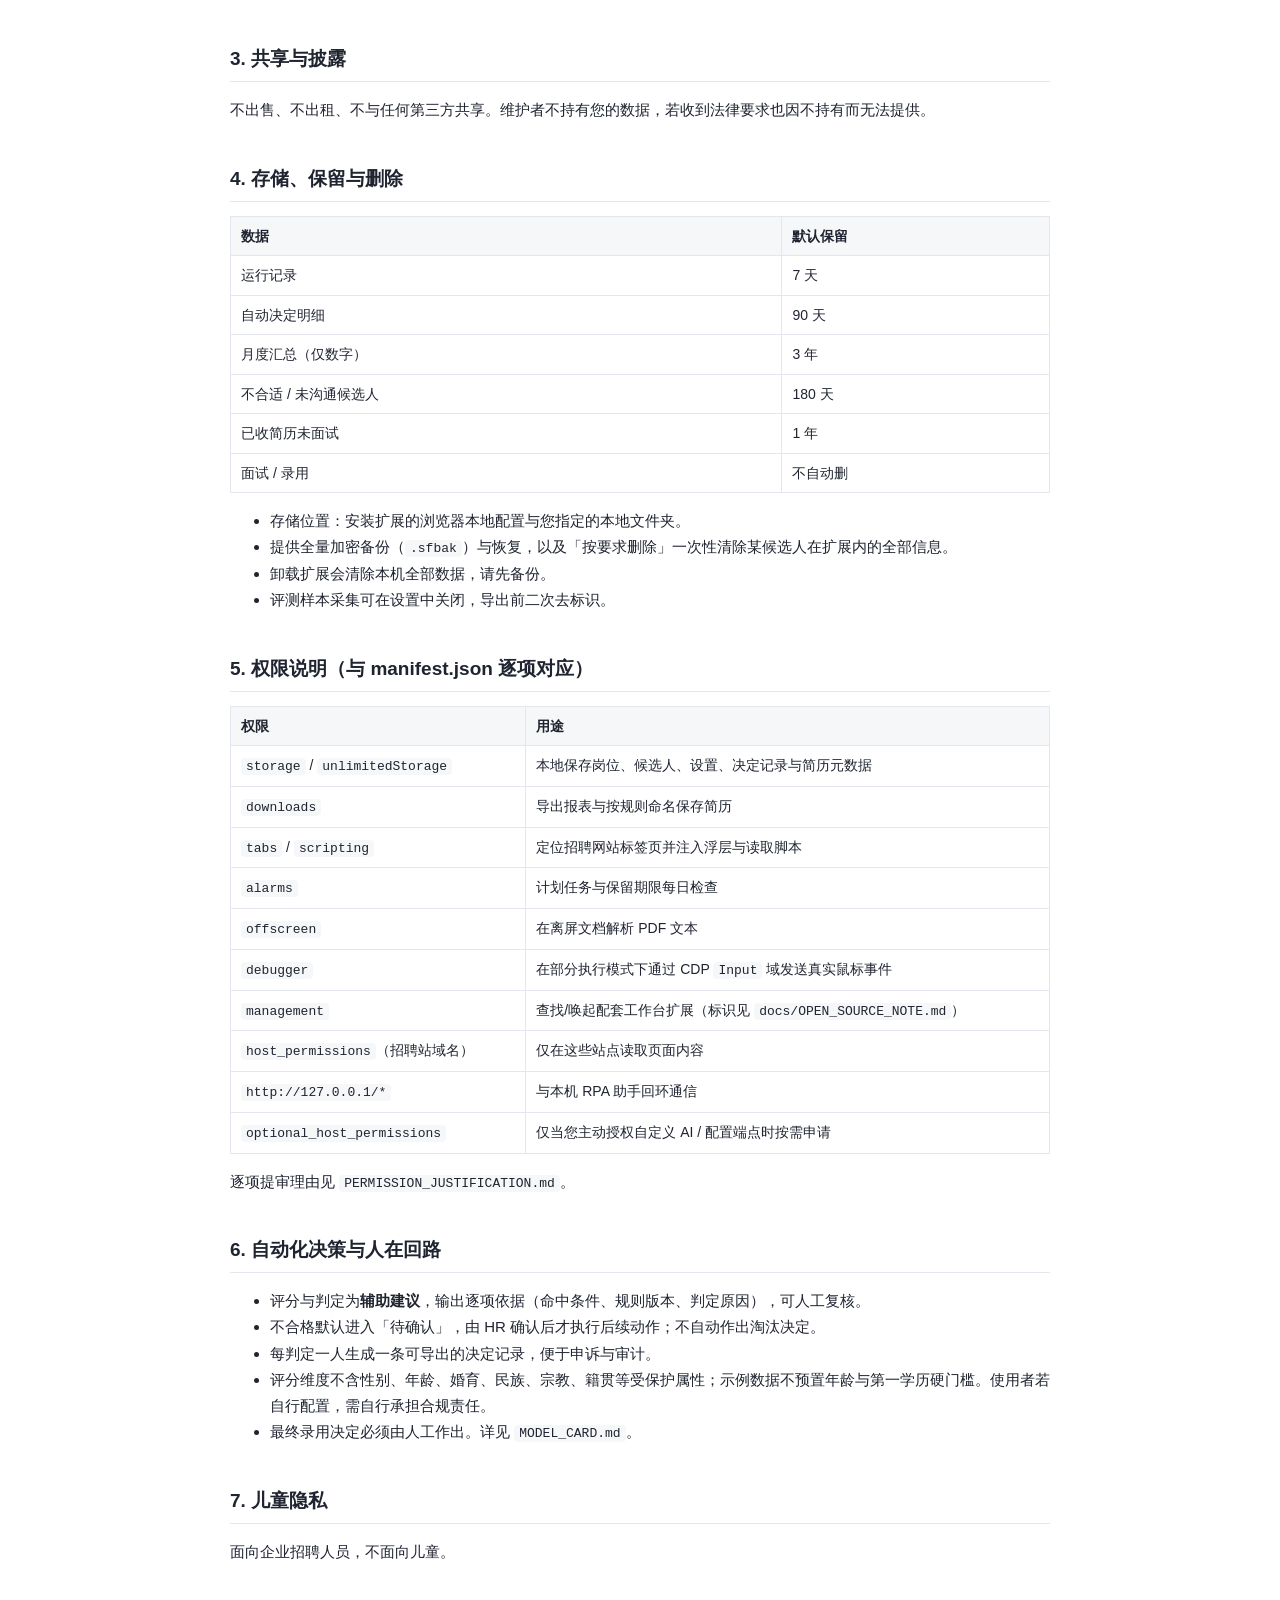
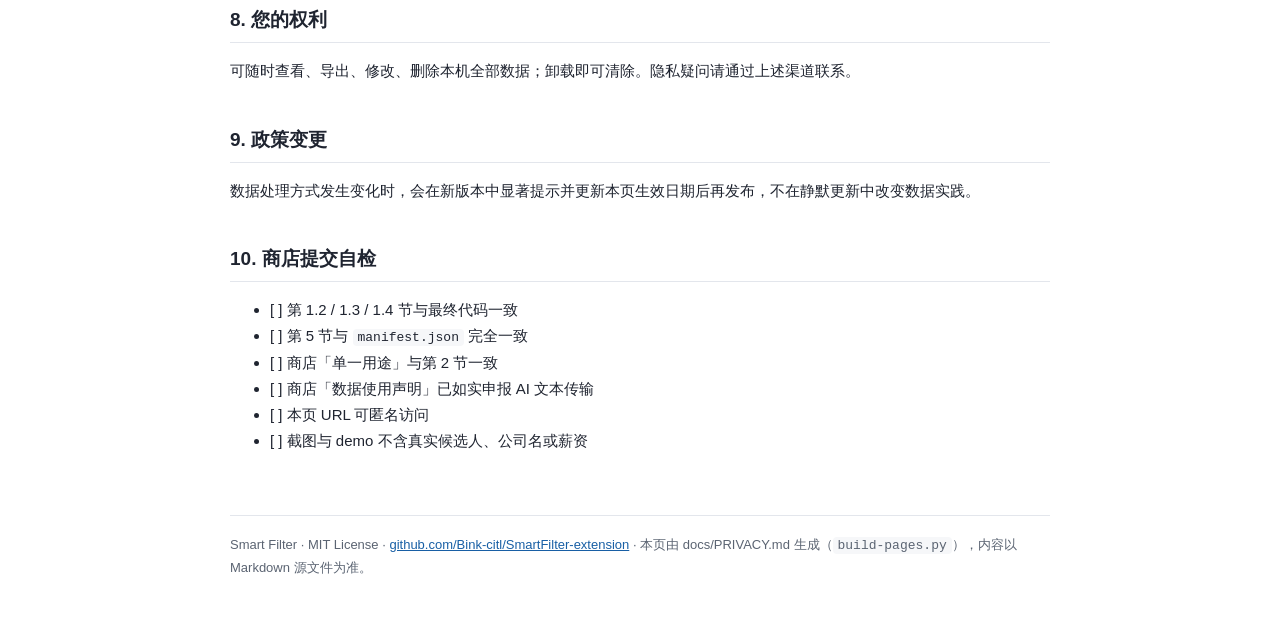
<file: docs/privacy.html>
<!DOCTYPE html>
<html lang="zh-CN">
<head>
<meta charset="utf-8">
<meta name="viewport" content="width=device-width,initial-scale=1">
<title>隐私政策 · Smart Filter</title>
<meta name="description" content="Smart Filter 隐私政策：默认本地处理，不上传候选人数据">
<style>:root{--bg:#ffffff;--fg:#1f2430;--mut:#5b6472;--line:#e3e6ec;--card:#f6f7f9;--acc:#185FA5}
@media (prefers-color-scheme: dark){
 :root{--bg:#0f1420;--fg:#e8ecf3;--mut:#9aa4b5;--line:#2a3243;--card:#171e2c;--acc:#7fb3e8}
}
*{box-sizing:border-box}
body{margin:0;background:var(--bg);color:var(--fg);font:15px/1.75 -apple-system,"Segoe UI","Microsoft YaHei",sans-serif}
main{max-width:860px;margin:0 auto;padding:40px 20px 80px}
h1{font-size:26px;margin:.2em 0 .8em}
h2{font-size:19px;margin:2em 0 .6em;padding-bottom:.3em;border-bottom:1px solid var(--line)}
h3{font-size:16px;margin:1.4em 0 .5em}
a{color:var(--acc)}
table{border-collapse:collapse;width:100%;margin:1em 0;font-size:14px}
th,td{border:1px solid var(--line);padding:7px 10px;text-align:left;vertical-align:top}
th{background:var(--card)}
code{background:var(--card);padding:1px 5px;border-radius:4px;font-size:13px}
blockquote{border-left:3px solid var(--acc);margin:1em 0;padding:.2em 1em;color:var(--mut);background:var(--card)}
.meta{color:var(--mut);font-size:13px}
.top{display:flex;justify-content:space-between;align-items:baseline;border-bottom:2px solid var(--line);padding-bottom:14px;margin-bottom:26px}
.top b{font-size:17px}
footer{margin-top:60px;padding-top:18px;border-top:1px solid var(--line);color:var(--mut);font-size:13px}</style>
</head>
<body>
<main>
<div class="top"><b>Smart Filter</b><span><a href="./">返回项目主页</a></span></div>

<p><strong>生效日期</strong>：2026-11-08 ｜ <strong>适用版本</strong>：Smart Filter 3.6.0
<strong>联系渠道</strong>：GitHub 仓库 <a href="https://github.com/Bink-citl/SmartFilter-extension/security/advisories/new">Security → Report a vulnerability</a> 或 <a href="https://github.com/Bink-citl/SmartFilter-extension/discussions">Discussions</a></p>
<p>本页可发布到 GitHub Pages 后作为 Chrome 网上应用店的「隐私政策 URL」，也可作为企业法务/安全评审材料。</p>
<h2>1. 我们收集什么</h2>
<h3>1.1 默认模式（无需账号、无服务端）</h3>
<p>扩展在<strong>您的浏览器本机</strong>处理并保存：</p>
<table>
<thead>
<tr>
<th>数据</th>
<th>来源</th>
<th>存放位置</th>
<th>用途</th>
</tr>
</thead>
<tbody>
<tr>
<td>岗位描述与筛选条件</td>
<td>您手动输入，或从招聘页面读取您正在查看的职位</td>
<td><code>chrome.storage.local</code> / IndexedDB</td>
<td>生成匹配评分</td>
</tr>
<tr>
<td>候选人卡片信息与在线简历文本</td>
<td>您主动启用功能时从招聘页面读取</td>
<td>本机</td>
<td>匹配判定、生成决定记录</td>
</tr>
<tr>
<td>简历文件（PDF / DOCX / 图片）</td>
<td>您主动下载或拖入</td>
<td>本机 + 您指定的本地文件夹</td>
<td>解析、命名、归档</td>
</tr>
<tr>
<td>决定记录、运行记录、评测样本</td>
<td>扩展运行产生</td>
<td>本机</td>
<td>审计、统计、规则评测</td>
</tr>
<tr>
<td>设置与话术模板</td>
<td>您填写</td>
<td>本机</td>
<td>功能配置</td>
</tr>
</tbody>
</table>
<p><strong>项目维护者不运营任何服务端，无法访问、也不会接收上述数据。</strong></p>
<p>仓库内 <code>data/preset-backup.json</code> 为<strong>虚构示例数据</strong>（示例公司「示例科技（Example Tech）」+ 26 个示例岗位），不含任何真实个人信息。</p>
<h3>1.2 可选：AI 判断（默认关闭）</h3>
<p>在设置中主动开启并自行填写第三方接口与密钥后，扩展会把<strong>岗位说明与简历文本片段</strong>直接发送到<strong>您配置的端点</strong>：</p>
<ul>
<li>发送前按代码逻辑去除姓名、手机号、座机、邮箱、微信号、身份证号；请自行验证效果。</li>
<li>端点、密钥与每日调用上限由您控制；维护者不经手、不存储、不代理。</li>
<li>关闭后全部本地功能仍可用。</li>
<li>商店「数据使用声明」须如实勾选「用户提供的文本会传输至用户自配的第三方端点」，<strong>不得</strong>勾选「不收集任何数据」。</li>
</ul>
<h3>1.3 可选：本机 RPA 助手（默认不安装）</h3>
<p>自动化执行能力依赖一个<strong>由用户手动安装、仅监听 <code>127.0.0.1</code></strong> 的本地 Python 助手：</p>
<ul>
<li>通过本机回环端口（默认 17861）接收本扩展指令，校验自定义请求头与扩展来源，不对外网开放。</li>
<li>安装脚本写入当前用户开机启动项（<code>HKCU\...\Run</code>），以无窗口方式后台运行；<code>stop_rpa_helper.py</code> 与 <code>remove_autostart.py</code> 可随时停止并取消自启。</li>
<li>在本机模拟鼠标/键盘操作，作用范围限于您指定的招聘网站标签页；日志写入本机 <code>rpa-helper.log</code>。</li>
<li>助手不上传数据。企业环境请先经 IT / 安全部门评估（开机自启 + 本地监听端口 + 输入模拟属常见受管控行为）。</li>
</ul>
<h3>1.4 页面内脚本注入</h3>
<p>内容脚本在招聘站点读取页面文本并展示浮层；其中一项能力在页面主环境（<code>MAIN</code> world）临时接管 <code>window.open</code> 与链接点击，把新标签地址交给扩展后台打开。该行为仅在您主动触发职位抓取期间启用，不修改页面持久化数据，不读取与功能无关的内容。</p>
<h2>2. 使用目的</h2>
<p><strong>单一用途</strong>：辅助招聘人员完成简历筛选与决策留痕。数据用于本地解析与匹配、生成可解释决定记录、生成您主动请求的报表与导出、以及您主动启用的自动化操作。不用于广告、画像、模型训练或任何无关目的。</p>
<h2>3. 共享与披露</h2>
<p>不出售、不出租、不与任何第三方共享。维护者不持有您的数据，若收到法律要求也因不持有而无法提供。</p>
<h2>4. 存储、保留与删除</h2>
<table>
<thead>
<tr>
<th>数据</th>
<th>默认保留</th>
</tr>
</thead>
<tbody>
<tr>
<td>运行记录</td>
<td>7 天</td>
</tr>
<tr>
<td>自动决定明细</td>
<td>90 天</td>
</tr>
<tr>
<td>月度汇总（仅数字）</td>
<td>3 年</td>
</tr>
<tr>
<td>不合适 / 未沟通候选人</td>
<td>180 天</td>
</tr>
<tr>
<td>已收简历未面试</td>
<td>1 年</td>
</tr>
<tr>
<td>面试 / 录用</td>
<td>不自动删</td>
</tr>
</tbody>
</table>
<ul>
<li>存储位置：安装扩展的浏览器本地配置与您指定的本地文件夹。</li>
<li>提供全量加密备份（<code>.sfbak</code>）与恢复，以及「按要求删除」一次性清除某候选人在扩展内的全部信息。</li>
<li>卸载扩展会清除本机全部数据，请先备份。</li>
<li>评测样本采集可在设置中关闭，导出前二次去标识。</li>
</ul>
<h2>5. 权限说明（与 manifest.json 逐项对应）</h2>
<table>
<thead>
<tr>
<th>权限</th>
<th>用途</th>
</tr>
</thead>
<tbody>
<tr>
<td><code>storage</code> / <code>unlimitedStorage</code></td>
<td>本地保存岗位、候选人、设置、决定记录与简历元数据</td>
</tr>
<tr>
<td><code>downloads</code></td>
<td>导出报表与按规则命名保存简历</td>
</tr>
<tr>
<td><code>tabs</code> / <code>scripting</code></td>
<td>定位招聘网站标签页并注入浮层与读取脚本</td>
</tr>
<tr>
<td><code>alarms</code></td>
<td>计划任务与保留期限每日检查</td>
</tr>
<tr>
<td><code>offscreen</code></td>
<td>在离屏文档解析 PDF 文本</td>
</tr>
<tr>
<td><code>debugger</code></td>
<td>在部分执行模式下通过 CDP <code>Input</code> 域发送真实鼠标事件</td>
</tr>
<tr>
<td><code>management</code></td>
<td>查找/唤起配套工作台扩展（标识见 <code>docs/OPEN_SOURCE_NOTE.md</code>）</td>
</tr>
<tr>
<td><code>host_permissions</code>（招聘站域名）</td>
<td>仅在这些站点读取页面内容</td>
</tr>
<tr>
<td><code>http://127.0.0.1/*</code></td>
<td>与本机 RPA 助手回环通信</td>
</tr>
<tr>
<td><code>optional_host_permissions</code></td>
<td>仅当您主动授权自定义 AI / 配置端点时按需申请</td>
</tr>
</tbody>
</table>
<p>逐项提审理由见 <code>PERMISSION_JUSTIFICATION.md</code>。</p>
<h2>6. 自动化决策与人在回路</h2>
<ul>
<li>评分与判定为<strong>辅助建议</strong>，输出逐项依据（命中条件、规则版本、判定原因），可人工复核。</li>
<li>不合格默认进入「待确认」，由 HR 确认后才执行后续动作；不自动作出淘汰决定。</li>
<li>每判定一人生成一条可导出的决定记录，便于申诉与审计。</li>
<li>评分维度不含性别、年龄、婚育、民族、宗教、籍贯等受保护属性；示例数据不预置年龄与第一学历硬门槛。使用者若自行配置，需自行承担合规责任。</li>
<li>最终录用决定必须由人工作出。详见 <code>MODEL_CARD.md</code>。</li>
</ul>
<h2>7. 儿童隐私</h2>
<p>面向企业招聘人员，不面向儿童。</p>
<h2>8. 您的权利</h2>
<p>可随时查看、导出、修改、删除本机全部数据；卸载即可清除。隐私疑问请通过上述渠道联系。</p>
<h2>9. 政策变更</h2>
<p>数据处理方式发生变化时，会在新版本中显著提示并更新本页生效日期后再发布，不在静默更新中改变数据实践。</p>
<h2>10. 商店提交自检</h2>
<ul>
<li>[ ] 第 1.2 / 1.3 / 1.4 节与最终代码一致</li>
<li>[ ] 第 5 节与 <code>manifest.json</code> 完全一致</li>
<li>[ ] 商店「单一用途」与第 2 节一致</li>
<li>[ ] 商店「数据使用声明」已如实申报 AI 文本传输</li>
<li>[ ] 本页 URL 可匿名访问</li>
<li>[ ] 截图与 demo 不含真实候选人、公司名或薪资</li>
</ul>
<footer>Smart Filter · MIT License · <a href="https://github.com/Bink-citl/SmartFilter-extension">github.com/Bink-citl/SmartFilter-extension</a> · 本页由 docs/PRIVACY.md 生成（<code>build-pages.py</code>），内容以 Markdown 源文件为准。</footer>
</main>
</body>
</html>
</file>
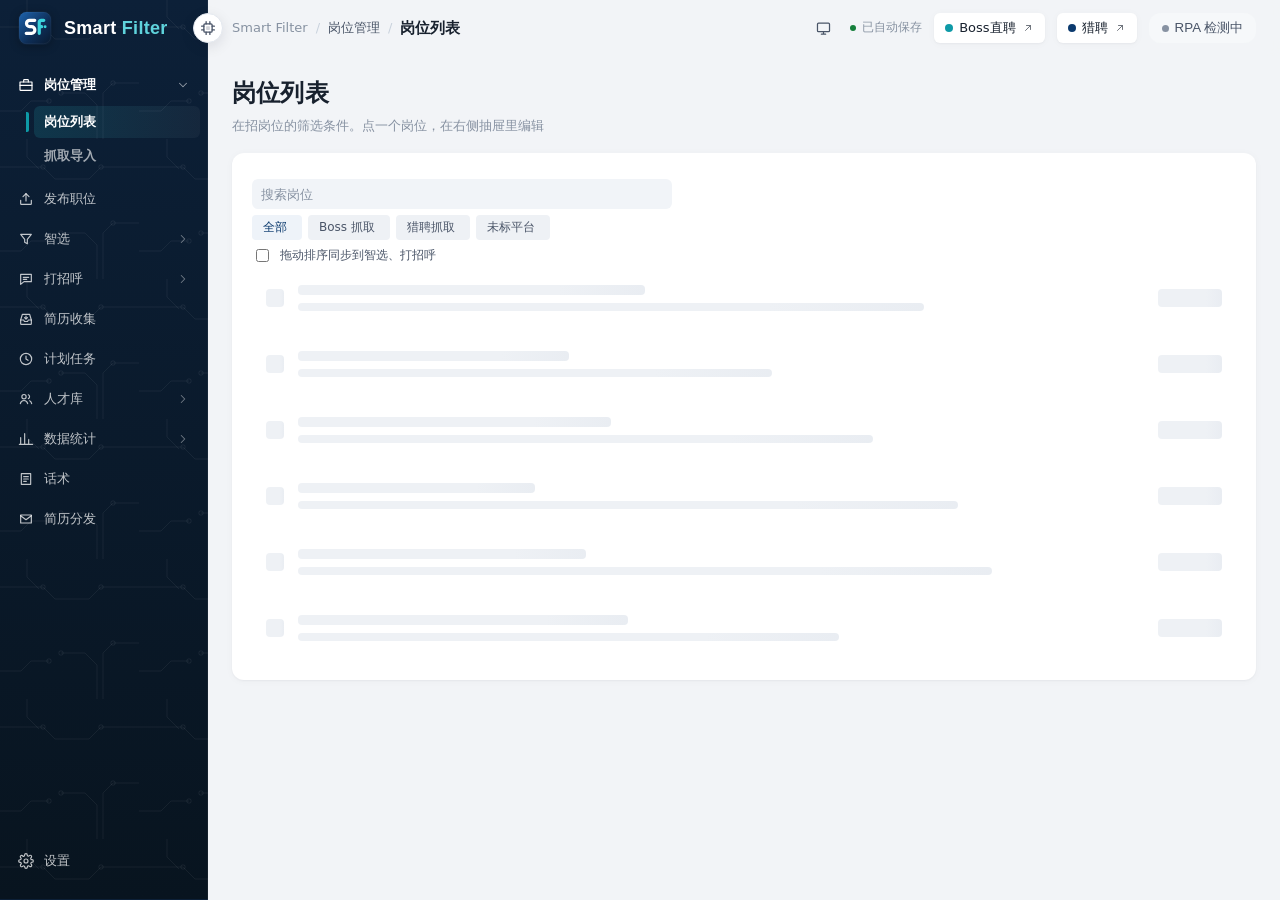
<file: options/options.html>
<!DOCTYPE html>
<html lang="zh-CN">
<head>
<meta charset="UTF-8">
<script src="../ui/theme-init.js"></script>
<title>Smart Filter 工作台</title>
<style>
  *{box-sizing:border-box;}
  body{margin:0;font:14px/1.7 "Microsoft YaHei",system-ui,sans-serif;color:var(--text);background:var(--bg);}
  .wrap{max-width:var(--page-max);margin:0 auto;padding:16px 16px 60px;}
  header{display:flex;align-items:center;gap:12px;padding:10px 0 14px;}
  header img{width:36px;height:36px;border-radius:var(--r-md);}
  header h1{font-size:var(--fs-xl);margin:0;}
  header .ver{font-size:var(--fs-sm);color:var(--text-2);background:var(--line);border-radius:var(--r-md);padding:1px 8px;}
  header .sub{font-size:var(--fs-sm);color:var(--text-2);}
  header .right{margin-left:auto;display:flex;gap:8px;}
  .tabs{display:flex;gap:4px;border-bottom:2px solid var(--line);margin-bottom:16px;}
  .tab{padding:8px 18px;border-radius:8px 8px 0 0;cursor:pointer;color:var(--text-2);font-weight:600;}
  .tab.on{background:var(--surface);color:var(--info);box-shadow:0 -1px 0 var(--line) inset;}
  .panel{display:none;}
  .panel.on{display:block;}
  .card{background:var(--surface);border:1px solid var(--line);border-radius:var(--r-lg);padding:16px 18px;margin-bottom:12px;}
  .card h2{font-size:var(--fs-lg);margin:0 0 2px;}
  .card .desc{font-size:var(--fs-sm);color:var(--muted);margin-bottom:12px;}
  .row{display:grid;grid-template-columns:170px 1fr;gap:12px;align-items:start;padding:10px 0;border-top:1px solid var(--bg);}
  .row:first-of-type{border-top:none;}
  .row .k{font-size:var(--fs-md);color:var(--text);font-weight:600;padding-top:5px;}
  .row .n{font-size:var(--fs-sm);color:var(--muted);margin-top:4px;}
  .grid{display:grid;grid-template-columns:repeat(auto-fill,minmax(260px,1fr));gap:12px;}
  .field label{display:block;font-size:var(--fs-sm);color:var(--text-2);margin-bottom:4px;font-weight:600;}
  .field .n{font-size:var(--fs-xs);color:var(--muted);margin-top:2px;}
  input[type=text],input[type=number],select,textarea{padding:7px 10px;border:1px solid var(--field);border-radius:var(--r-md);font-size:var(--fs-md);font-family:inherit;background:var(--surface);}
  .field input,.field select,.field textarea{width:100%;}
  textarea{min-height:72px;resize:vertical;width:100%;}
  .chk{display:flex;align-items:center;gap:8px;font-size:var(--fs-md);cursor:pointer;}
  .seg{display:inline-flex;border:1px solid var(--field);border-radius:var(--r-md);overflow:hidden;}
  .seg button{border:none;background:var(--surface);padding:6px 18px;font-size:var(--fs-md);cursor:pointer;color:var(--text-2);border-right:1px solid var(--field);}
  .seg button:last-child{border-right:none;}
  .pace{display:flex;align-items:center;gap:8px;flex-wrap:wrap;}
  .pace input{width:80px;text-align:center;font-size:var(--fs-lg);}
  .pace .chip{border:1px solid var(--info-200);background:var(--info-50);color:var(--info-700);border-radius:var(--r-sm);padding:3px 10px;font-size:var(--fs-sm);cursor:pointer;}
  .pace .rate{font-size:var(--fs-sm);color:var(--text-2);}
  .toolbar{display:flex;gap:8px;margin-bottom:12px;flex-wrap:wrap;align-items:center;}
  .jdlist{display:flex;flex-direction:column;gap:6px;margin-bottom:12px;}
  .jditem{display:flex;align-items:center;gap:10px;padding:8px 12px;border:1px solid var(--line);border-radius:var(--r-md);background:var(--surface);cursor:pointer;}
  .jditem.editing{border-color:var(--info);box-shadow:0 0 0 2px var(--brand-100);}
  .jditem .t{font-weight:600;flex:1;}
  .jditem .m{font-size:var(--fs-xs);color:var(--text-2);max-width:380px;overflow:hidden;text-overflow:ellipsis;white-space:nowrap;}
  .tag{font-size:var(--fs-xs);padding:0 8px;border-radius:var(--r-md);background:var(--line);color:var(--text-2);}
  .tag.g{background:var(--ok-50);color:var(--ok-700);}
  details{margin-top:4px;}
  details summary{cursor:pointer;font-size:var(--fs-md);color:var(--info);font-weight:600;padding:6px 0;}
  .note{background:var(--warn-50);border:1px solid var(--warn-200);border-radius:var(--r-md);padding:8px 12px;font-size:var(--fs-sm);color:var(--warn-700);margin-bottom:12px;}
  .reportbox{background:var(--surface-2);border:1px solid var(--line);border-radius:var(--r-md);padding:12px;font-size:var(--fs-md);white-space:pre-wrap;font-family:Consolas,"Microsoft YaHei",monospace;}
  .ok{color:var(--ok);font-weight:600;} .bad{color:var(--bad-500);font-weight:600;} .warn{color:var(--warn);font-weight:600;}
  .selgroup{border:1px solid var(--line);border-radius:var(--r-md);padding:12px;margin-bottom:12px;}
  .selgroup h3{margin:0 0 8px;font-size:var(--fs-lg);}
  .selgroup textarea{min-height:56px;font:12px/1.5 Consolas,monospace;}
  .fixed{font-size:var(--fs-sm);color:var(--text-2);line-height:1.9;}
  .ptable{width:100%;border-collapse:collapse;font-size:var(--fs-md);}
  .ptable th{text-align:left;font-size:var(--fs-sm);color:var(--text-2);font-weight:600;padding:6px 8px;border-bottom:1px solid var(--line);white-space:nowrap;}
  .ptable td{padding:7px 8px;border-bottom:1px solid var(--bg);vertical-align:middle;}
  .ptable tr.editing td{background:var(--info-50);}
  .ptable tr.click{cursor:pointer;}
  .ptable tr.click:hover td{background:var(--surface-2);}
  .ptable tr.editing:hover td{background:var(--info-50);}
  .ptable .ttl{font-weight:600;}
  .ptable .pj{font-size:var(--fs-xs);color:var(--muted);}
  .ptable .pj.miss{color:var(--warn);}
  .ptable input[type=number]{width:70px;padding:3px 6px;text-align:center;}
  .bar{position:relative;width:120px;height:8px;background:var(--line);border-radius:var(--r-xs);overflow:hidden;display:inline-block;vertical-align:middle;margin-right:6px;}
  .bar i{position:absolute;left:0;top:0;bottom:0;background:var(--info);}
  .bar i.full{background:var(--ok-500);}
  .tag.add{background:var(--brand-100);color:var(--info-700);} .tag.upd{background:var(--warn-50);color:var(--warn-700);} .tag.err{background:var(--bad-50);color:var(--bad);}
  .subtabs{display:flex;gap:6px;margin-bottom:12px;}
  .stab{padding:6px 16px;border-radius:var(--r-lg);cursor:pointer;color:var(--text-2);background:var(--line);font-size:var(--fs-md);font-weight:600;}
  .stab.on{background:var(--info);color:var(--on-color);}
  .spanel{display:none;}.spanel.on{display:block;}
  .split{display:grid;grid-template-columns:340px 1fr;gap:12px;align-items:start;}
  .listcol{padding:12px;position:sticky;top:8px;max-height:calc(100vh - 24px);overflow:auto;}
  .jrow{padding:8px 10px;border:1px solid var(--line);border-radius:var(--r-md);margin-bottom:6px;cursor:pointer;background:var(--surface);}
  .jrow:hover{background:var(--surface-2);}
  .jrow.on{border-color:var(--info);box-shadow:0 0 0 2px var(--brand-100);background:var(--info-50);}
  .jrow .t{font-weight:600;font-size:var(--fs-md);}
  .jrow .m{font-size:var(--fs-xs);color:var(--text-2);margin-top:2px;}
  .jrow .tags{margin-top:4px;display:flex;gap:4px;flex-wrap:wrap;}
  @media (max-width:960px){.split{grid-template-columns:1fr;}.listcol{position:static;max-height:none;}}
  /* ===== v1.8.5 紧凑统一风格（参考 示例工作台） ===== */
  body{font-size:var(--fs-md);line-height:1.6;}
  .wrap{padding:10px 16px 40px;}
  header{padding:4px 0 8px;} header h1{font-size:var(--fs-xl);} header img{width:30px;height:30px;}
  .tabs{margin-bottom:10px;} .tab{padding:6px 14px;font-size:var(--fs-md);}
  .card{padding:12px 16px;margin-bottom:10px;border-radius:var(--r-md);}
  .card h2{font-size:var(--fs-lg);margin:0 0 4px;}
  .card .desc{font-size:var(--fs-sm);margin-bottom:6px;}
  .row{grid-template-columns:120px minmax(0,1fr);gap:10px;padding:6px 0;}
  .row .k{font-size:var(--fs-md);padding-top:4px;}
  .row .n{font-size:var(--fs-sm);margin-top:2px;line-height:1.5;}
  input[type=text],input[type=number],input[type=time],select{padding:4px 8px;font-size:var(--fs-md);border-radius:var(--r-sm);height:30px;}
  textarea{padding:6px 8px;font-size:var(--fs-md);border-radius:var(--r-sm);min-height:64px;}
  .seg button{padding:4px 14px;}
  .note{padding:6px 10px;margin-bottom:10px;line-height:1.6;}
  .stab{padding:4px 14px;}
  .split{grid-template-columns:360px minmax(0,1fr);gap:10px;}
  .reportbox{padding:8px 10px;font-size:var(--fs-sm);}
  .ptable td{padding:5px 8px;} .ptable th{padding:5px 8px;}
  .pace input{width:70px;font-size:var(--fs-md);}
  .steps{display:grid;grid-template-columns:repeat(3,minmax(0,1fr));gap:10px;}
  .step{border:1px solid var(--line);border-radius:var(--r-md);padding:10px 12px;background:var(--surface-2);display:flex;flex-direction:column;gap:6px;}
  .step .st{font-weight:600;font-size:var(--fs-md);color:var(--text);}
  .step .sc{display:flex;gap:6px;align-items:center;}
  .step .sc select{flex:0 0 110px;}
  .step .sc .btn{flex:1;}
  .step .n{font-size:var(--fs-sm);color:var(--muted);line-height:1.5;}
  .jrow{position:relative;padding:7px 10px;}
  .jrow .jact{position:absolute;top:5px;right:6px;display:none;gap:4px;}
  .jrow:hover .jact,.jrow.on .jact{display:flex;}
  .jrow .jact a{font-size:var(--fs-xs);padding:0 6px;border-radius:var(--r-xs);background:var(--surface);border:1px solid var(--line);color:var(--text-2);cursor:pointer;line-height:18px;text-decoration:none;}
  .jrow .jact a.del{color:var(--bad-500);border-color:var(--bad-200);}
  .jrow .t{padding-right:72px;}
  .ehead{display:flex;align-items:center;gap:10px;margin-bottom:6px;}
  .ehead h2{margin:0;flex:1;font-size:var(--fs-lg);}
  .sec{font-size:var(--fs-sm);font-weight:600;color:var(--text-2);margin:12px 0 6px;padding-top:8px;border-top:1px solid var(--bg);display:flex;align-items:center;gap:8px;}
  /* v1.9.33 岗位编辑：左右两栏、标签右对齐、输入框一样长；右边和下面的文本框对齐（留出 ? 那一列） */
  .g2{display:grid;grid-template-columns:110px minmax(0,1fr) 110px minmax(0,1fr);gap:8px 12px;align-items:center;margin:6px 0;padding-right:52px;}
  .g2 > label.k{font-size:var(--fs-md);color:var(--text-2);font-weight:600;text-align:right;white-space:nowrap;}
  .g2 > input,.g2 > select,.g2 > .inl,.g2 > .rng,.g2 > label.chk{width:100%;box-sizing:border-box;}
  .g2 > select{height:32px;}
  .g2 > .inl{display:flex;align-items:center;gap:6px;} .g2 > .inl input{flex:1;width:auto;min-width:0;}
  .rng{display:flex;align-items:center;gap:6px;} .rng input{flex:1;width:auto;min-width:0;} .rng span{color:var(--text-2);}
  .g2 .span3{grid-column:2 / 5;}
  .sec .tg{margin-left:auto;font-weight:400;font-size:var(--fs-sm);color:var(--info);cursor:pointer;user-select:none;}
  .sec .tg::after{content:' ▾';} .sec .tg.open::after{content:' ▴';}
  .more{display:none;} .more.open{display:block;}
  .jsum{margin:2px 0 8px;padding:8px 10px;background:var(--surface-2);border:1px solid var(--line);border-radius:var(--r-md);font-size:var(--fs-sm);color:var(--text-2);}
  .jsum .tags{display:flex;gap:4px;flex-wrap:wrap;margin-top:4px;align-items:center;}
  .pri{display:inline-flex;border:1px solid var(--line);border-radius:var(--r-sm);overflow:hidden;margin-left:auto;}
  .pri span{padding:0 8px;font-size:var(--fs-xs);cursor:pointer;color:var(--text-2);line-height:20px;}
  .pri span.on[data-p=high]{background:var(--bad-50);color:var(--bad);font-weight:600;}.pri span.on[data-p=mid]{background:var(--warn-50);color:var(--warn-700);font-weight:600;}.pri span.on[data-p=low]{background:var(--info-50);color:var(--brand-600);font-weight:600;}
  .tag.p-high{background:var(--bad-50);color:var(--bad);}.tag.p-mid{background:var(--warn-50);color:var(--warn-700);}.tag.p-low{background:var(--info-50);color:var(--brand-600);}
  @media (max-width:1200px){.g2{grid-template-columns:96px minmax(0,1fr);} .g2 .span3{grid-column:2;}}
  .fgrid{display:grid;grid-template-columns:110px minmax(0,1fr) 40px;gap:8px 12px;align-items:center;}
  .fgrid > label.k{font-size:var(--fs-md);color:var(--text-2);font-weight:600;text-align:right;}
  .fgrid > .n{font-size:var(--fs-sm);color:var(--muted);line-height:1.4;}
  .fgrid input[type=text],.fgrid select{width:100%;}
  .fgrid textarea{width:100%;min-height:84px;}
  .fgrid .lab-top{align-self:start;padding-top:6px;}
  .inl{display:flex;align-items:center;gap:6px;} .inl input{width:80px;} .inl input[type=checkbox]{width:auto;}
  @media (max-width:1200px){.fgrid{grid-template-columns:92px minmax(0,1fr);} .fgrid > .n{grid-column:2;margin-top:-4px;}}
  .palette{display:flex;gap:6px;align-items:center;flex-wrap:wrap;font-size:var(--fs-sm);color:var(--text-2);margin-bottom:6px;}
  .pchip{border:1px solid var(--info-200);background:var(--info-50);color:var(--info-700);border-radius:var(--r-sm);padding:1px 10px;cursor:pointer;}
  .steplist{margin:0;padding:0;list-style:none;display:flex;flex-direction:column;gap:4px;max-width:560px;}
  .steplist li{display:flex;align-items:center;gap:8px;border:1px solid var(--line);border-radius:var(--r-sm);padding:4px 8px;background:var(--surface);cursor:grab;}
  .steplist li.drag{opacity:.4;} .steplist li .no{width:18px;color:var(--muted);font-size:var(--fs-sm);}
  .steplist li .nm{flex:1;font-weight:600;font-size:var(--fs-md);} .steplist li .nm.na{color:var(--muted);font-weight:400;}
  .steplist li select{height:26px;font-size:var(--fs-sm);width:96px;} .steplist li a{color:var(--bad-500);font-size:var(--fs-sm);cursor:pointer;}
  .ptable td,.ptable th{font-size:var(--fs-md);} .ptable .ttl{font-size:var(--fs-md);}
  .ptable a.lnk{color:var(--text);text-decoration:none;} .ptable a.lnk:hover{color:var(--info);text-decoration:underline;}
  /* v1.9.1 岗位行：说明跟在岗位名后面，一行显示 */
  .ptable td .ttl{font-weight:600;} .ptable td .pj{display:inline;margin-left:14px;font-size:var(--fs-sm);}
  .ptable td{padding-top:4px;padding-bottom:4px;}
  .src{display:inline-block;margin-left:8px;font-size:var(--fs-xs);font-weight:600;padding:0 6px;border-radius:var(--r-md);vertical-align:1px;line-height:16px;}
  .src.boss{background:var(--accent-100);color:var(--accent-700);} .src.lp{background:var(--violet-50);color:var(--violet);} .src.both{background:var(--info-50);color:var(--brand-600);}
  .src.none{background:var(--warn-50);color:var(--warn);}
  .src::before{content:"";display:inline-block;width:5px;height:5px;border-radius:50%;background:currentColor;margin-right:5px;vertical-align:1px;}
  /* v1.9.47 来源平台筛选条 */
  .pfbar{display:flex;gap:6px;flex-wrap:wrap;margin-bottom:6px;}
  .pfbar span{font-size:var(--fs-sm);color:var(--text-2);padding:2px 10px;border:1px solid var(--line);border-radius:var(--r-lg);cursor:pointer;background:var(--surface);}
  .pfbar span b{font-weight:600;margin-left:4px;color:var(--muted);}
  .pfbar span:hover{border-color:var(--field);}
  .pfbar span.on{border-color:var(--info);background:var(--info-50);color:var(--info-700);}
  .pfbar span.on b{color:var(--info-700);}
  .pfchk{display:flex;gap:16px;align-items:center;}
  .toast{position:fixed;right:20px;bottom:20px;background:var(--overlay);color:var(--on-color);border-radius:var(--r-md);padding:8px 16px;font-size:var(--fs-md);display:none;box-shadow:0 6px 18px rgba(0,0,0,.2);z-index:10;}
  .toast.err{background:var(--bad-500);}
</style>
<link rel="stylesheet" href="../ui/tokens.css">
<link rel="stylesheet" href="../ui/components.css">
<link rel="stylesheet" href="../ui/theme.css">
</head>
<body class="hrs-shell">
<aside class="hrs-side">
  <div class="hrs-brand"><img src="../icons/logo-mark.svg" alt="Smart Filter"><b class="sf-word">Smart <em>Filter</em></b></div>
  <nav class="hrs-nav" id="hrsNav">
    <div class="nav-g" data-g="jobs">
      <div class="nav-l1 nav-gh" title="岗位管理"><svg viewBox="0 0 24 24"><path d="M3 7.5h18v11.5a1 1 0 0 1-1 1H4a1 1 0 0 1-1-1z"/><path d="M8.5 7.5V5a1 1 0 0 1 1-1h5a1 1 0 0 1 1 1v2.5"/><path d="M3 12.5h18"/></svg><span>岗位管理</span><svg class="chev" viewBox="0 0 24 24"><path d="m9 6 6 6-6 6"/></svg></div>
      <div class="nav-l2">
        <div class="tab" data-t="jd" data-s="list" title="岗位列表"><span>岗位列表</span></div>
        <div class="tab" data-t="jd" data-s="ai" title="抓取导入"><span>抓取导入</span></div>
      </div>
    </div>
    <div class="tab nav-l1" data-t="pub" title="发布职位"><svg viewBox="0 0 24 24"><path d="M12 15V4"/><path d="M7.5 8.5 12 4l4.5 4.5"/><path d="M4 14v5a1 1 0 0 0 1 1h14a1 1 0 0 0 1-1v-5"/></svg><span>发布职位</span></div>
    <div class="nav-g" data-g="run">
      <div class="nav-l1 nav-gh" title="智选"><svg viewBox="0 0 24 24"><path d="M4 5h16l-6 7.5V19l-4-2v-4.5z"/></svg><span>智选</span><svg class="chev" viewBox="0 0 24 24"><path d="m9 6 6 6-6 6"/></svg></div>
      <div class="nav-l2">
        <div class="tab" data-t="run" data-v="plan" title="岗位计划"><span>岗位计划</span></div>
        <div class="tab" data-t="run" data-v="act" title="判定动作"><span>判定动作</span></div>
      </div>
    </div>
    <div class="nav-g" data-g="greet">
      <div class="nav-l1 nav-gh" title="打招呼"><svg viewBox="0 0 24 24"><path d="M4 5h16v11H9l-5 4z"/><path d="M8 9.5h8M8 12.5h5"/></svg><span>打招呼</span><svg class="chev" viewBox="0 0 24 24"><path d="m9 6 6 6-6 6"/></svg></div>
      <div class="nav-l2">
        <div class="tab" data-t="greet" data-v="plan" title="岗位计划"><span>岗位计划</span></div>
        <div class="tab" data-t="greet" data-v="set" title="打招呼设置"><span>打招呼设置</span></div>
      </div>
    </div>
    <div class="tab nav-l1" data-t="inbox" title="简历收集"><svg viewBox="0 0 24 24"><path d="M4 13.5 6.5 5h11l2.5 8.5V19a1 1 0 0 1-1 1H5a1 1 0 0 1-1-1z"/><path d="M4 13.5h4.5l1.2 2.3h4.6l1.2-2.3H20"/><path d="M12 7.5v4.5M9.8 10 12 12.2 14.2 10"/></svg><span>简历收集</span><em class="nav-bd" id="navInboxBd" hidden></em></div>
    <div class="tab nav-l1" data-t="sched" title="计划任务"><svg viewBox="0 0 24 24"><circle cx="12" cy="12" r="8.5"/><path d="M12 7.5V12l3 2"/></svg><span>计划任务</span></div>
    <div class="nav-g" data-g="pool">
      <div class="nav-l1 nav-gh" title="人才库"><svg viewBox="0 0 24 24"><circle cx="9" cy="8.5" r="3.2"/><path d="M3.5 19c.6-3 2.8-4.8 5.5-4.8s4.9 1.8 5.5 4.8"/><path d="M15.5 5.6a3.2 3.2 0 0 1 0 5.8M17.5 14.6c1.5.6 2.6 2.1 3 4.4"/></svg><span>人才库</span><svg class="chev" viewBox="0 0 24 24"><path d="m9 6 6 6-6 6"/></svg></div>
      <div class="nav-l2">
        <div class="tab" data-t="talent" data-v="pool" title="候选人"><span>候选人</span></div>
        <div class="tab" data-t="talent" data-v="parse" title="简历解析"><span>简历解析</span></div>
      </div>
    </div>
    <div class="nav-g" data-g="stats">
      <div class="nav-l1 nav-gh" title="数据统计"><svg viewBox="0 0 24 24"><path d="M4 20V10M10 20V4M16 20v-7M22 20H2"/></svg><span>数据统计</span><svg class="chev" viewBox="0 0 24 24"><path d="m9 6 6 6-6 6"/></svg></div>
      <div class="nav-l2">
        <div class="tab" data-t="talent" data-v="today" title="今日工作"><span>今日工作</span></div>
        <div class="tab" data-t="talent" data-v="analysis" title="数据分析"><span>数据分析</span></div>
      </div>
    </div>
    <div class="tab nav-l1" data-t="scripts" title="话术"><svg viewBox="0 0 24 24"><path d="M5 4h14v16H5z"/><path d="M8.5 8.5h7M8.5 12h7M8.5 15.5h4"/></svg><span>话术</span></div>
    <div class="tab nav-l1" data-t="rec" title="简历分发"><svg viewBox="0 0 24 24"><path d="M4 6h16v12H4z"/><path d="m4 7 8 6 8-6"/></svg><span>简历分发</span></div>
  </nav>
  <div class="foot hrs-nav">
    <div class="tab nav-l1" data-t="debug" title="设置"><svg viewBox="0 0 24 24"><circle cx="12" cy="12" r="3"/><path d="M19.4 15a1.6 1.6 0 0 0 .3 1.8l.1.1a2 2 0 1 1-2.8 2.8l-.1-.1a1.6 1.6 0 0 0-1.8-.3 1.6 1.6 0 0 0-1 1.5V21a2 2 0 1 1-4 0v-.1a1.6 1.6 0 0 0-1-1.5 1.6 1.6 0 0 0-1.8.3l-.1.1a2 2 0 1 1-2.8-2.8l.1-.1a1.6 1.6 0 0 0 .3-1.8 1.6 1.6 0 0 0-1.5-1H3a2 2 0 1 1 0-4h.1a1.6 1.6 0 0 0 1.5-1 1.6 1.6 0 0 0-.3-1.8l-.1-.1a2 2 0 1 1 2.8-2.8l.1.1a1.6 1.6 0 0 0 1.8.3h0a1.6 1.6 0 0 0 1-1.5V3a2 2 0 1 1 4 0v.1a1.6 1.6 0 0 0 1 1.5 1.6 1.6 0 0 0 1.8-.3l.1-.1a2 2 0 1 1 2.8 2.8l-.1.1a1.6 1.6 0 0 0-.3 1.8v0a1.6 1.6 0 0 0 1.5 1H21a2 2 0 1 1 0 4h-.1a1.6 1.6 0 0 0-1.5 1z"/></svg><span>设置</span></div>
    <span class="ver" id="ver"></span>
  </div>
</aside>
<main class="hrs-main">
  <div class="hrs-top">
    <button class="hrs-back" id="hrsBack" type="button"><svg viewBox="0 0 24 24"><path d="M15 6l-6 6 6 6"/></svg>返回</button><div class="hrs-crumb" id="hrsCrumb">Smart Filter</div>
    <div class="right"><span class="saved" data-tip="改动自动保存，已打开的 Boss / 猎聘页面立即生效">已自动保存</span><span class="hdiv"></span><a class="plat" id="hrsGoBoss" href="https://www.zhipin.com/web/chat/index" target="_blank" rel="noopener" data-tip="在新标签页打开 Boss直聘 沟通页"><i class="pdot boss"></i>Boss直聘<svg viewBox="0 0 24 24"><path d="M7 17 17 7M9 7h8v8"/></svg></a><a class="plat" id="hrsGoLiepin" href="https://www.liepin.com/" target="_blank" rel="noopener" data-tip="在新标签页打开猎聘"><i class="pdot lp"></i>猎聘<svg viewBox="0 0 24 24"><path d="M7 17 17 7M9 7h8v8"/></svg></a><button class="rpa-pill" id="hrsRpaPill" type="button" data-tip="本机 RPA 助手状态，点击查看连接设置"><i></i><span>RPA 检测中</span></button><button class="btn ghost sm" id="btnGoBackup" style="display:none;">备份 / 恢复设置</button></div>
  </div>
<div class="wrap">
  <div class="sf-notice" id="sfNotice" hidden></div>

  <!-- ============ 在招岗位 ============ -->
  <div class="panel on" id="p-jd">
    <div class="subtabs" style="display:none;">
      <div class="stab" data-s="ai">AI 抓取与导入</div>
      <div class="stab on" data-s="list">岗位列表</div>
      <div class="stab" data-s="chip">芯片公司识别</div>
    </div>

    <div class="spanel" id="s-ai">
    <div class="card">
      <h2>从平台抓职位，生成筛选条件</h2>
      <div class="desc">三步互不依赖，可以只做其中一步。抓到的职位自动加入「岗位列表」</div>
      <div class="steps">
        <div class="step">
          <div class="st">第 1 步：抓取职位</div>
          <div class="sc"><select id="fetchSite"><option value="boss">Boss直聘</option><option value="liepin">猎聘</option></select><button class="btn" id="btnFetchGo">开始抓取</button></div>
          <div class="n">打开平台页面，进入「职位管理」列表后自动逐个读 JD。<span id="fetchCount"></span></div>
        </div>
        <div class="step">
          <div class="st">第 2 步：生成 AI 提示词表</div>
          <div class="sc"><button class="btn" id="btnFetchSheet">导出 Excel</button></div>
          <div class="n">含提示词和全部职位原文，整个发给 AI</div>
        </div>
        <div class="step">
          <div class="st">第 3 步：导入职位筛选条件</div>
          <div class="sc"><button class="btn" id="btnImport">导入 Excel</button><input type="file" id="importFile" accept=".xlsx" style="display:none;"></div>
          <div class="n">AI 返回的表，导入前先预览，确认后写入</div>
        </div>
      </div>
    </div>
    <div class="card" id="importCard" style="display:none;border-color:var(--info-200);">
      <h2>导入预览</h2>
      <div class="desc" id="importDesc"></div>
      <div style="overflow-x:auto;"><table class="ptable" id="importTable"></table></div>
      <div class="toolbar" style="margin:12px 0 0;">
        <button class="btn" id="btnImportOk">确认导入</button>
        <button class="btn ghost" id="btnImportCancel">取消</button>
      </div>
    </div>

    </div>

    <div class="spanel on" id="s-list">
      <div class="split">
        <div class="card listcol">
          <div class="toolbar" style="margin:0 0 8px;">
            <button class="btn" id="btnNewJd" style="display:none;">+ 新建岗位</button>
            <button id="btnDupJd" style="display:none;"></button><button id="btnDelJd" style="display:none;"></button>
          </div>
          <input id="jobFilter" type="text" placeholder="搜索岗位" style="width:100%;margin-bottom:6px;">
          <div class="pfbar" id="jobPlat">
            <span data-pf="" class="on">全部<b id="pfAll"></b></span>
            <span data-pf="boss">Boss 抓取<b id="pfBoss"></b></span>
            <span data-pf="liepin">猎聘抓取<b id="pfLiepin"></b></span>
            <span data-pf="none">未标平台<b id="pfNone"></b></span>
          </div>
          <label class="chk" style="font-size:var(--fs-sm);color:var(--text-2);margin-bottom:6px;display:flex;"><input type="checkbox" id="jobOrderSync"> 拖动排序同步到智选、打招呼</label>
          <div id="jobTable" data-sk="rows:6"></div>
        </div>
        <div class="editcol">
          <div class="card" id="jobEmpty" style="color:var(--muted);">在左边点一个岗位开始编辑。</div>
          <div class="card" id="jobEditor">
            <div class="ehead"><h2 id="jdEditTitle">编辑岗位</h2><span id="autoSaved" style="font-size:var(--fs-sm);color:var(--ok);">改动自动保存</span><button class="btn ghost sm" id="btnSaveJd">立即保存</button><button class="drawer-x" type="button" data-drawer-close="job" aria-label="关闭"><svg viewBox="0 0 24 24"><path d="M6 6l12 12M18 6 6 18"/></svg></button></div>
            <div class="jsum" id="jdSummary"></div>
            <div class="sec">岗位名称<a class="tg" data-fold="foldNames">平台上的职位名</a></div>
            <div class="g2">
              <label class="k">JD标题<span class="qtip">?<span class="qbox">话术里的 {position}</span></span></label><input id="jd_title" type="text" class="span3">
            </div>
            <div class="more" id="foldNames">
            <div class="g2">
              <label class="k">沟通职位名<span class="qtip">?<span class="qbox">Boss 和猎聘沟通列表卡片上显示的职位名，智选靠它把候选人归到这个岗位。两边名字一样时只填这一个</span></span></label><input id="jd_platform" type="text">
              <label class="k">猎聘职位名<span class="qtip">?<span class="qbox">猎聘上的名字和沟通职位名不一样时才填，留空 = 一样</span></span></label><input id="jd_liepinjob" type="text" placeholder="和沟通职位名一样就留空">
              <label class="k">Boss 推荐页名<span class="qtip">?<span class="qbox">只用于 Boss：推荐牛人右上角下拉里的名称，写到城市为止，如「人事主管 _ 上海」。打招呼靠它切换职位</span></span></label><input id="jd_greetjob" type="text" placeholder="如：人事主管 _ 上海">
              <label class="k">来源平台<span class="qtip">?<span class="qbox">抓取时自动标记。导入或手动新建的岗位在这里勾。勾了哪个平台，智选和打招呼才会在那个平台处理这个岗位</span></span></label><div class="pfchk"><label class="chk"><input type="checkbox" id="jd_pf_boss"> Boss 直聘</label><label class="chk"><input type="checkbox" id="jd_pf_liepin"> 猎聘</label></div>
            </div>
            </div>
            <div class="sec">基础条件<a class="tg" data-fold="foldBase">城市、年龄、学历</a></div>
            <div class="g2">
              <label class="k">复用条件<span class="qtip">?<span class="qbox">选了别的职位，就用它的基础条件</span></span></label><select id="jd_basefrom"><option value="">不复用，单独设置</option></select>
              <span></span><span></span>
              <label class="k">最低经验</label><div class="inl"><input id="b_exp" type="number" min="0" max="40" placeholder="不限"><span>年</span></div>
              <label class="k">芯片行业<span class="qtip">?<span class="qbox">看过往公司名，规则在「芯片公司识别」</span></span></label><label class="chk"><input type="checkbox" id="b_chip"> 必须有芯片公司经历</label>
            </div>
            <div class="more" id="foldBase">
            <div class="g2" id="baseFields">
              <label class="k">期望城市<span class="qtip">?<span class="qbox">多个用 | 隔开，留空不限</span></span></label><input id="b_city" type="text" placeholder="北京|上海">
              <label class="k">最低学历</label><div class="inl" style="display:flex;align-items:center;gap:10px;flex-wrap:wrap;"><select id="b_edu" style="width:auto;min-width:90px;"><option value="0">不限</option><option value="2">大专</option><option value="3">本科</option><option value="4">硕士</option><option value="5">博士</option></select><label class="chk" style="display:inline-flex;white-space:nowrap;" title="教育经历里有大专或专升本的不要"><input type="checkbox" id="b_nodz"> 第一学历是大专的不要</label></div>
              <label class="k">年龄</label><div class="rng"><input id="b_ageMin" type="number" min="16" max="70" placeholder="不限"><span>–</span><input id="b_ageMax" type="number" min="16" max="70" placeholder="40"><span>岁</span></div>
            </div>
            </div>
            <div class="sec">筛选条件</div>
            <div class="fgrid">
              <label class="k lab-top">Job relevance</label><textarea id="jd_hard" placeholder="IC验证/数字IC"></textarea><span class="n lab-top">职位相关性。写招聘方向，几个方向用 / 隔开，例如「IC验证/数字IC」。打招呼时先看期望岗位，再看工作经历：从毕业后第一份工作到现在，只要有一段做的就是正在招的岗位就直接通过（职位名一致、相似，或同一个具体方向）；没做过时，看全部工作经历按时长加权的匹配度：期望岗位一致 ≥ 60%，不一致要 ≥ 75%。在校期间的实习不算。岗位方向和相近关系来自内置的岗位知识库，所有岗位通用。不要求字面一样（写 IC验证，职位是 DV、UVM 验证都算，FPGA、器件、封装、版图不算）。可以写多行，和其中任何一个方向相关就算过。卡片上做过的职位就是正在招的这个岗位，直接算相关。也可以写「期望职位：验证」</span>
              <label class="k lab-top">加分项</label><textarea id="jd_opt" placeholder="绩效&#10;薪酬"></textarea><span class="n lab-top">每行一条，不影响合格，命中越多越靠前</span>
              <label class="k">打招呼</label><label class="chk"><input type="checkbox" id="g_same"> 用同一套 Job relevance 和加分项</label><span class="n"></span>
              <label class="k">简历详情</label><div class="inl"><label class="chk"><input type="checkbox" id="dt_screen"> 智选</label><label class="chk" style="margin-left:12px;"><input type="checkbox" id="dt_greet"> 打招呼</label>　通过分 <input id="dt_pass" type="number" min="0" max="100" placeholder="60" style="width:70px;"></div><span class="n">勾上后，卡片和会话顶部只判基础条件，Job relevance 和加分项改为点开完整简历打分：Job relevance 词共 60 分、加分词共 40 分，各按词数平分（同方向的说法都算）。出现否决词，或 Job relevance 词一个都没中，直接不合格</span>
              <label class="k lab-top">否决词</label><textarea id="dt_veto" placeholder="销售&#10;外包驻场" style="min-height:52px;"></textarea><span class="n lab-top">简历里出现任意一个就不合格，不管分数。只在勾了「简历详情」时用</span>
            </div>
            <div class="fgrid" id="greetOwn" style="margin-top:6px;">
              <label class="k lab-top">打招呼 Job relevance</label><textarea id="g_hard" placeholder="IC验证/数字IC"></textarea><span class="n lab-top">基础条件共用，这里只写 Job relevance</span>
              <label class="k lab-top">打招呼加分</label><textarea id="g_bonus"></textarea><span class="n"></span>
            </div>
            <details style="margin-top:8px;"><summary>JD 原文（抓取得到，可修改）</summary><textarea id="jd_text" style="min-height:160px;margin-top:6px;width:100%;"></textarea></details>
          </div>

        </div>
      </div>
    </div>

    <div class="spanel" id="s-chip">
    </div>
  </div>

  <!-- ============ 智选 ============ -->
  <div class="panel" id="p-run">
    <div data-v="plan">
    <div class="card" style="padding:8px 10px;">
      <table class="ptable" id="planTable"></table>
    </div>

    </div>
    <div data-v="act">
    <div class="tier">常用</div>
    <div class="card">
      <h2>判定后的动作</h2>
      <div class="desc">只在「正式运行」时执行</div>
      <div class="row">
        <div class="k">合格候选人</div>
        <div><label class="chk"><input type="checkbox" id="autoRequest"> 自动索要简历（优先点平台按钮，没有按钮则发「索要简历」话术）。岗位设了打招呼语时，合格后先发打招呼语问一句，候选人回复后再索要简历</label>
          <div class="n">不论是否勾选，都会写入人才库。</div></div>
      </div>
      <div class="row">
        <div class="k">不合格候选人</div>
        <div>
          <select id="rejectMode" style="width:320px;">
            <option value="chat">已读 + 发送拒绝话术</option>
            <option value="read">仅已读，不回复</option>
            <option value="skip">不动作，只记日志</option>
          </select>
          <label class="chk" style="margin-top:6px;"><input type="checkbox" id="rejectTapInappropriate"> 同时点平台的「不合适」按钮</label>
        </div>
      </div>
      <div class="row">
        <div class="k">公司名称</div>
        <div><input id="company" type="text" style="width:320px;" placeholder="话术里的 {company}">
          <div class="n">岗位名 {position} 直接取候选人所属岗位的 JD 标题，不用单独填。</div></div>
      </div>
    </div>

    <details class="adv">
      <summary><b>高级设置</b><em>筛选节拍与顺序、AI 判断、人才库导出</em></summary>
      <div class="adv-body">
    <div class="card">
      <h2>智选运行</h2>
      <div class="desc">在 Boss / 猎聘「沟通」里自动筛选回复。运行模式、筛选节拍在页面右下角的浮层上切换</div>
      <div class="row" style="display:none;">
        <div class="k">运行模式</div>
        <div>
          <div class="seg" id="modeSeg">
            <button data-m="stop">停止</button>
            <button data-m="dry">试运行</button>
            <button data-m="live">正式运行</button>
          </div>
          <div class="n" id="modeNote"></div>
        </div>
      </div>
      <div class="row">
        <div class="k">节拍浮动</div>
        <div>
          <div class="pace" style="display:none;">
            <input id="paceSec" type="number" min="3" max="600"> <span>秒/个</span>
            <span class="chip" data-p="10">10秒</span><span class="chip" data-p="20">20秒</span><span class="chip" data-p="30">30秒</span><span class="chip" data-p="60">60秒</span>
            <span class="rate" id="paceRate"></span>
          </div>
          <label class="chk"><input type="checkbox" id="paceJitter"> 节拍随机浮动（固定频率更容易被平台识别为脚本）</label>
          <div class="n">浮动幅度、动作间停顿、每几人小憩，在「设置 · 操作节奏」里调</div>
        </div>
      </div>
      <div class="row">
        <div class="k">处理顺序</div>
        <div><label class="chk"><input type="checkbox" id="smartUnreadFirst"> 每次开始或继续，先处理「新招呼」里的「未读」</label>
          <div class="n">只处理「新招呼 + 未读」，不进「全部」。列表跑偏了会自动切回来。判定过的人记 3 天，暂停后继续、刷新页面都不会重复判定（试运行判过的，切到正式运行时会重新判并执行动作）。</div></div>
      </div>
      <div class="row" style="display:none;">
        <div class="k">每日动作上限</div>
        <div><input id="dailyCap" type="number" min="1" max="1000" style="width:100px;"> 次
          <div class="n">发话术、索要简历各算一次，到上限当天停止</div></div>
      </div>
    </div>

    <div class="card" style="display:none;">
      <h2>今日智选计划</h2>
      <div class="desc">勾选的岗位同时跑。每个岗位到上限就停，其他岗位继续，每天 0 点进度清零。只有「正式运行」计数，试运行不计入</div>
      <div class="row">
        <div class="k">执行时段</div>
        <div>
          <label class="chk"><input type="checkbox" id="planWindowOn"> 只在这个时段内筛选</label>
          <div style="display:flex;gap:8px;align-items:center;margin-top:6px;">
            <input type="time" id="planStart" style="width:120px;"> 到 <input type="time" id="planEnd" style="width:120px;">
            <span class="n" id="windowNow" style="font-size:var(--fs-sm);color:var(--muted);"></span>
          </div>
          <div class="n">不勾选表示全天</div>
        </div>
      </div>
      <div class="row">
        <div class="k">今日合计</div>
        <div><span id="planTotal" style="font-weight:600;"></span>
          <button class="btn ghost sm" id="btnResetProgress" style="margin-left:10px;">今日进度清零</button></div>
      </div>
    </div>

    <div class="card" id="aiCard">
      <h2>AI 判断（可选）</h2>
      <div class="desc">开了「简历详情」的岗位，读到完整简历后发给 AI，按 AI 的结论判合格与否（否决词仍然先生效）。AI 出错时自动改用关键词打分。接口用 OpenAI 兼容格式（DeepSeek、通义千问、Kimi、OpenAI 等都支持），AI 只需回一段 JSON：{"pass":true,"score":80,"reason":"一句话"}</div>
      <div class="grid" style="margin-top:8px;grid-template-columns:repeat(auto-fill,minmax(260px,1fr));">
        <div class="field"><label>启用</label><label class="chk"><input type="checkbox" id="ai_on"> 读到简历详情后让 AI 判断</label></div>
        <div class="field"><label>接口地址</label><input id="ai_url" type="text" placeholder="https://api.deepseek.com/chat/completions"><div class="n">填完整的 chat/completions 地址</div></div>
        <div class="field"><label>模型名</label><input id="ai_model" type="text" placeholder="deepseek-chat"></div>
        <div class="field"><label>API Key</label><input id="ai_key" type="password" placeholder="sk-..."><div class="n">只存在这台电脑的浏览器里，导出设置时不包含</div></div>
      </div>
      <div class="toolbar" style="margin:10px 0 0;"><button class="btn" id="btnAiSave">保存</button><button class="btn ghost" id="btnAiTest">测试一次</button><span id="aiState" style="font-size:var(--fs-sm);color:var(--muted);"></span></div>
    </div>
    <div class="card">
      <h2>人才库导出</h2>
      <div class="desc">候选人发来的 PDF 简历现在在左侧「简历收集」里汇总、命名和保存</div>
      <div class="row">
        <div class="k">人才库导出格式</div>
        <div><select id="exportFormat" style="width:220px;">
            <option value="pdf+docx">PDF + Word</option>
            <option value="pdf">仅 PDF</option>
            <option value="docx">仅 Word (.docx)</option>
          </select>
          <div class="n">「人才库与分析」页面里「按设置导出」用这个格式。</div></div>
      </div>
    </div>

      </div>
    </details>
    </div>
  </div>

  <!-- ============ 打招呼 ============ -->
  <div class="panel" id="p-greet">
    <div data-v="plan">
    <div class="card" style="padding:8px 10px;">
      <table class="ptable" id="greetTable"></table>
    </div>

    <div class="n" style="font-size:var(--fs-sm);color:var(--muted);">打招呼的条件（城市、年龄、学历、经验、芯片行业、Job relevance、加分项）在「岗位管理」里设置。</div>
    </div>
    <div data-v="set">
    <div class="note">独立功能：在 Boss「推荐牛人」、猎聘「人才推荐」页按岗位计划自动打招呼，和沟通筛选互不影响。出现验证码、操作频繁、次数上限等提示会立即停止。插件只能模拟鼠标操作，平台仍可能识别为自动化，请保持低频，账号风险自行评估。</div>
    <div class="tier">常用</div>
    <div class="card">
      <h2>打招呼设置</h2>
      <div class="desc">运行模式、打招呼节拍在推荐牛人页右下角的浮层上切换</div>
      <div class="row" style="display:none;">
        <div class="k">运行模式</div>
        <div>
          <div class="seg" id="greetSeg"><button data-m="stop">停止</button><button data-m="dry">试运行</button><button data-m="live">正式运行</button></div>
          
        </div>
      </div>
      <div class="row" style="display:none;">
        <div class="k">打招呼节拍</div>
        <div><input id="greetPaceSec" type="number" min="10" max="600" style="width:90px;"> 秒/个，实际按「设置 · 操作节奏」上下浮动
          <div class="n">只对真正点了打招呼的计时，建议 40 秒以上</div></div>
      </div>
      <div class="row">
        <div class="k">打招呼语</div>
        <div><input id="greetMsgDefault" type="text" style="width:100%;max-width:640px;" placeholder="例：您好，我是示例科技 HR，看到您的经历和我们的职位很匹配，方便聊聊吗？">
          <div class="n">Boss 和猎聘通用，打招呼和智选都用。智选判定合格后先发这句问一下，候选人回复了再索要简历。猎聘点「立即沟通」后在打开的聊天窗口里发这句话，Boss 打完招呼后点「继续沟通」再发这句话，然后关掉窗口。每个岗位可以在下面表格里单独设，留空用这里的默认语，都留空就只发平台默认招呼</div></div>
      </div>
      <div class="row">
        <div class="k">每日总上限</div>
        <div><input id="greetDailyCap" type="number" min="1" max="500" style="width:90px;"> 个
          <div class="n">所有岗位加起来，今天最多打几个招呼。默认 180。<span id="greetToday"></span></div>
          <div class="n cap-warn" id="greetCapWarn" hidden>超过 180 个，平台更容易弹验证或限制账号。确实需要可以保留，建议同时把节拍调到 45 秒以上</div></div>
      </div>
    </div>

    <details class="adv">
      <summary><b>高级设置</b><em>真实鼠标点击、平台初筛</em></summary>
      <div class="adv-body">
    <div class="card">
      <div class="row">
        <div class="k">真实鼠标点击</div>
        <div><label class="chk"><input type="checkbox" id="greetTrustedClick"> 脚本点击没反应时，改用真实鼠标点击（只对猎聘生效；Boss 用 RPA，见侧边栏底部「设置」里的「Boss 执行方式」）</label>
          <div class="n" style="display:none;">Boss 的打招呼按钮可能只认真人点击。开启后插件通过浏览器调试接口发出系统级鼠标点击，浏览器顶部会出现「Smart Filter 已开始调试此浏览器」提示条（Chrome 强制显示，2 分钟不用自动消失）。不要点提示条上的「取消」，否则这次点击会失败。开着 F12 时无法使用。</div></div>
      </div>
      <div class="row">
        <div class="k">平台初筛</div>
        <div><label class="chk"><input type="checkbox" id="greetPlatformFilter"> 切换岗位时，按岗位的基础条件设置 Boss 自带的「筛选」（经验要求、学历要求）</label>
          <div class="n" style="display:none;">让 Boss 先把不符合的人挡掉，插件再按全部条件细看。需要 Boss VIP 才有筛选面板，没有时自动跳过。会先点「清除」，你手动设的其他筛选项会被清掉。年龄、城市、行业仍由插件自己判断。</div></div>
      </div>
    </div>
      </div>
    </details>
    </div>
  </div>

  <!-- ============ 发布职位 ============ -->
  <div class="panel" id="p-pub">
    <div class="note">把「岗位管理」里的职位发到 Boss / 猎聘：在这里准备好内容，到平台点「发布职位」，表单页右下角会出现「Smart Filter · 发布职位」，点「填入表单」自动填。插件只填不发，核对后由你自己点「发布」。</div>
    <div class="card">
      <h2>准备发布内容</h2>
      <div class="fgrid">
        <label class="k">岗位</label><select id="pb_jd"></select><span class="n">从在招岗位里选</span>
        <label class="k">职位名称</label><input id="pb_title" type="text"><span class="n">默认平台职位名，可改</span>
        <label class="k">薪资</label><select id="pb_salary" style="width:200px;"><option value="15-40-15">15-40k · 15薪</option><option value="30-60-15">30-60k · 15薪</option><option value="40-60-15">40-60k · 15薪</option><option value="50-70-15">50-70k · 15薪</option></select><span class="n"></span>
        <label class="k">工作城市</label><div class="inl"><label class="chk"><input type="checkbox" id="pb_sh" checked> 上海</label><label class="chk" style="margin-left:12px;"><input type="checkbox" id="pb_sz"> 苏州</label></div><span class="n">Boss 每个城市要单独发一次，填表时选城市</span>
        <label class="k">经验 / 学历</label><div class="inl"><select id="pb_exp" style="width:120px;"><option value="">不限</option><option>1-3年</option><option>3-5年</option><option>5-10年</option><option>10年以上</option></select><select id="pb_edu" style="width:110px;"><option value="">不限</option><option>大专</option><option>本科</option><option>硕士</option><option>博士</option></select></div><span class="n">按岗位基础条件预选</span>
        <label class="k">平台</label><div class="inl"><label class="chk"><input type="checkbox" id="pb_boss" checked> Boss直聘</label><label class="chk" style="margin-left:12px;"><input type="checkbox" id="pb_lp" checked> 猎聘</label></div><span class="n"></span>
        <label class="k lab-top">职位描述</label><textarea id="pb_desc" style="min-height:220px;"></textarea><span class="n lab-top">默认用抓取到的 JD 原文，可以在这里改</span>
      </div>
      <div class="toolbar" style="margin:12px 0 0;"><button class="btn" id="pb_go">准备好了，去平台发布</button><span class="n" id="pb_state" style="font-size:var(--fs-sm);color:var(--muted);"></span></div>
    </div>
  </div>

  <!-- ============ 计划任务 ============ -->
  <div class="panel" id="p-sched">
    <div class="note">把 Boss、猎聘的「打招呼」「智选」按你排的顺序串起来自动跑：每天到点做第一步，做完自动切到下一步，插件会把对应平台的标签页切到对应页面并设好运行模式。需要电脑和浏览器开着、平台已登录。</div>
    <div class="tier">常用</div>
    <div class="card">
      <h2>计划</h2>
      <div class="row">
        <div class="k">启用计划任务</div>
        <div><label class="chk"><input type="checkbox" id="sc_enabled"> 每天按下面的顺序自动执行</label>
          <div class="n">关闭后不影响你手动在弹窗或各标签页里开关智选、打招呼。</div></div>
      </div>
      <div class="row">
        <div class="k">每天开始时间</div>
        <div><input type="time" id="sc_start" style="width:130px;">
          <div class="n">默认 00:00。各岗位的计数每天 0 点归零，到点从 0 开始重新做到上限。这个时间浏览器没开的话，打开后自动补跑。</div></div>
      </div>
      <div class="row">
        <div class="k">任务顺序</div>
        <div>
          <div class="palette">添加：<span class="pchip" data-task="boss-greet">Boss 打招呼</span><span class="pchip" data-task="boss-screen">Boss 智选</span><span class="pchip" data-task="liepin-screen">猎聘智选</span><span class="pchip" data-task="liepin-greet">猎聘打招呼</span></div>
          <ol id="sc_steps" class="steplist"></ol>
          <div class="n">点上面的任务加到末尾，拖动调整顺序，可以重复、随意组合。每一步完成（到上限或推荐看完）后自动进入下一步。智选有不限量的岗位时那一步不会结束，适合放最后。</div>
        </div>
      </div>
    </div>
    <div class="card">
      <h2>今天的进度</h2>
      <div class="reportbox" id="sc_status">读取中</div>
      <div class="toolbar" style="margin:10px 0 0;">
        <button class="btn" id="sc_run">立即开始今天的计划</button>
        <button class="btn danger" id="sc_stopBtn">停止今天的计划</button>
      </div>
      <div class="n" style="font-size:var(--fs-sm);color:var(--muted);margin-top:6px;">「停止」会同时停掉智选和打招呼，今天不再自动执行，明天到点照常开始。</div>
    </div>
    <details class="adv">
      <summary><b>高级设置</b><em>到点自动打开平台页面</em></summary>
      <div class="adv-body">
    <div class="card">
      <div class="row">
        <div class="k">平台页面</div>
        <div><label class="chk"><input type="checkbox" id="sc_autoOpen"> 到点时没有打开对应平台（Boss / 猎聘），自动在后台打开一个标签页</label></div>
      </div>
    </div>
      </div>
    </details>
  </div>


  <!-- ============ v2.5.0 简历收集 ============ -->
  <div class="panel" id="p-inbox">
    <div class="ib-bar">
      <div class="rl-seg" id="ibRange" role="group" aria-label="时间范围"><button type="button" data-v="today" class="on">今天</button><button type="button" data-v="7d">近 7 天</button><button type="button" data-v="all">全部</button></div>
      <select id="ibSite" aria-label="平台"><option value="">全部平台</option><option value="boss">BOSS</option><option value="liepin">猎聘</option></select>
      <select id="ibOrigin" aria-label="来源"><option value="">全部来源</option><option value="self">自发</option><option value="request">请求</option><option value="none">未确认</option></select>
      <div class="rl-q"><svg viewBox="0 0 24 24"><circle cx="11" cy="11" r="6.5"/><path d="m16 16 4 4"/></svg><input id="ibQ" type="text" placeholder="搜姓名、公司"></div>
      <span class="rl-sp"></span>
      <span class="ib-on" id="ibOn" data-tip="候选人发来 PDF 后自动收进来"><i></i><span>收集中</span></span>
      <button class="btn ghost sm" id="ibSet" type="button">命名与收集设置</button>
      <button class="btn ghost sm" id="ibSheet" type="button" data-tip="当前筛选下的简历清单（Excel，每个岗位一个工作表）">导出汇总表</button>
      <button class="btn sm" id="ibSaveAll" type="button" data-tip="把当前筛选下名字完整、还没保存的简历保存到本地">全部保存到本地</button>
    </div>
    <div class="ib-ov" id="ibOv" data-sk="block"></div>
    <div class="rl-alert" id="ibPerm" hidden></div>
    <div class="rl-alert" id="ibBad" hidden></div>
    <div class="rl-alert a-soft" id="ibRecon" hidden></div>
    <div class="ib-legend" id="ibLegend">
      <span class="lg"><i class="pill-k p-agree"></i>两处一致（在线简历 + PDF）</span>
      <span class="lg"><i class="pill-k p-auto"></i>自动识别（一处）</span>
      <span class="lg"><i class="pill-k p-conflict"></i>两处不一致，已按规则取值</span>
      <span class="lg"><i class="pill-k p-man"></i>你填的</span>
      <span class="lg"><i class="pill-k p-miss"></i>没识别到，点一下补上</span>
      <span class="lg"><i class="og og-self">自发</i>候选人主动发的</span>
      <span class="lg"><i class="og og-request">请求</i>我们索要后发的</span>
    </div>
    <section id="ibList" aria-live="polite" data-sk="cards:3"></section>
    <div class="ib-pop" id="ibPop" hidden role="dialog"></div>

    <div class="ib-home" hidden>
    <div class="card" id="cardInboxSet">
      <div class="ib-tabs" role="tablist">
        <button type="button" class="ib-tab on" data-tab="name">命名</button>
        <button type="button" class="ib-tab" data-tab="opt">类别和城市</button>
        <button type="button" class="ib-tab" data-tab="save">收集与保存</button>
        <button type="button" class="ib-tab" data-tab="diag">排查</button>
      </div>

      <div class="ib-pane on" data-pane="name">
        <div class="ib-blk">
          <label class="sw"><input type="checkbox" id="ri_renameOn"><i></i><span>自定义重命名</span></label>
          <div class="ib-tip">关掉就保留候选人发来的原文件名（前面补上姓名）</div>
        </div>
        <div class="ib-blk ib-tplrow">
          <div class="ib-bt">文件名由这些块按顺序拼成<span class="ib-tip" style="margin:0 0 0 8px;">拖动换顺序，× 去掉</span></div>
          <div class="ib-builder" id="ri_builder"></div>
          <div class="ib-bt2">可以加的块</div>
          <div class="ib-tray" id="ri_tray"></div>
          <div class="ib-bt2">块之间用</div>
          <div class="rl-seg" id="ri_sep" role="group" aria-label="分隔符"><button type="button" data-v="—">—</button><button type="button" data-v="-">-</button><button type="button" data-v="_">_</button><button type="button" data-v=" ">空格</button><button type="button" data-v="·">·</button></div>
          <div class="ib-eg" id="ri_eg"></div>
          <details class="ib-raw"><summary>直接编辑格式文字</summary>
            <input id="ri_tpl" type="text" class="ib-tpl" spellcheck="false">
            <div class="ib-tip">字段写成 {姓名} 这种形式。块和分隔符以外的文字（例如【】）只能在这里加</div>
            <div class="toolbar" style="margin:6px 0 0;"><button class="btn ghost sm" id="ri_tplReset" type="button">恢复默认格式</button></div>
          </details>
        </div>
        <div class="ib-blk">
          <label class="chk"><input type="checkbox" id="ri_shortCompany"> 公司名用简称（去掉「有限公司」、括号里的地区和开头的城市）</label>
        </div>
        <div class="ib-blk ib-rule">
          <div class="ib-bt">取值顺序</div>
          <ol class="ib-steps"><li><b>自动识别</b>在线简历和 PDF 都读，两处都有时互相核对</li><li><b>你来补</b>自动识别不到的项，在简历卡片上点黄色虚线块补上</li><li><b>更正</b>识别错了，点那一块选「更正」，这一项以你填的为准</li></ol>
        </div>
      </div>

      <div class="ib-pane" data-pane="opt">
        <div class="ib-blk">
          <div class="ib-bt">类别选项</div>
          <div class="ib-chips" id="ri_cats"></div>
          <div class="ib-add"><input id="ri_catNew" type="text" placeholder="新类别，例如 AE" maxlength="12"><button class="btn ghost sm" id="ri_catAdd" type="button">添加</button></div>
        </div>
        <div class="ib-blk">
          <div class="ib-bt">岗位对应类别<span class="ib-tip" style="margin:0 0 0 8px;">「自动」按岗位名判断：验证 → DV，设计 → DE，FPGA → FPGA，IT / 运维 → IT</span></div>
          <div class="ib-catmap" id="ri_catMap"></div>
        </div>
        <div class="ib-blk">
          <div class="ib-bt">城市选项</div>
          <div class="ib-chips" id="ri_cities"></div>
          <div class="ib-add"><input id="ri_cityNew" type="text" placeholder="新城市，例如 无锡" maxlength="8"><button class="btn ghost sm" id="ri_cityAdd" type="button">添加</button></div>
          <div class="ib-tip">按在线简历里的期望城市自动选；期望城市不在选项里时留空，等你补</div>
        </div>
      </div>

      <div class="ib-pane" data-pane="save">
        <div class="ib-blk">
          <label class="chk"><input type="checkbox" id="resumeAutoSave"> 候选人发来 PDF 后自动收进「简历收集」</label>
          <div class="ib-tip">智选没在跑时也会收：你自己点开某个会话、里面有 PDF 也算。只读页面，不会点任何按钮</div>
        </div>
        <div class="ib-blk">
          <div class="ib-bt">收哪些简历</div>
          <div class="ib-rules"><div><b>BOSS</b>会话里有附件简历就收，自发和请求都收，分别标出来</div>
          <div><b>猎聘</b><label class="chk" style="display:inline-flex;"><input type="checkbox" id="ri_liepinOnlySelf"> 只收候选人主动发的（自发）</label></div></div>
          <div class="ib-tip">自发 = 候选人主动发来的；请求 = 我们先索要（发过「索要简历」话术、点过「求简历」，或插件替你索要过）对方才发的。在卡片「⋯」里可以改</div>
        </div>
        <div class="ib-blk">
          <label class="chk"><input type="checkbox" id="ri_autoExport"> 名字完整的收到就保存到本地，缺项的补全后再保存</label>
        </div>
        <div class="ib-blk">
          <div class="ib-bt">保存位置</div>
          <div class="ib-where" id="ri_where" role="radiogroup" aria-label="保存位置">
            <label class="ib-wo" data-to="folder">
              <input type="radio" name="ri_saveTo" value="folder">
              <span class="ib-wt"><b>我选的文件夹</b><span>电脑上任意位置，例如 D:\招聘\简历</span></span>
              <span class="ib-wd" id="ri_dirBox">
                <span class="ib-dir" id="ri_dirName">还没选</span>
                <span class="ib-dirst" id="ri_dirSt"></span>
                <button class="btn sm" id="ri_pickDir" type="button">选择文件夹…</button>
              </span>
            </label>
            <label class="ib-wo" data-to="downloads">
              <input type="radio" name="ri_saveTo" value="downloads">
              <span class="ib-wt"><b>浏览器下载目录</b><span>不用授权，适合不常换位置</span></span>
              <span class="ib-wd"><span class="ib-path">下载目录 / <input id="exportFolder" type="text" style="width:120px;" placeholder="HR人才库"> / 简历收集 /</span></span>
            </label>
          </div>
          <div class="ib-bt2">文件夹里怎么分</div>
          <div class="rl-seg" id="ri_layout" role="group" aria-label="子文件夹"><button type="button" data-v="day-job">日期 / 岗位 /</button><button type="button" data-v="job">岗位 /</button><button type="button" data-v="flat">不分，全放一起</button></div>
          <div class="ib-tip" id="pathPreview"></div>
          <div class="ib-tip">只保存真正的 PDF 文件。平台只给了预览网页、没拿到 PDF 原件的简历不会保存，卡片上会标「没拿到 PDF」</div>
        </div>
        <div class="ib-blk">
          <label class="chk"><input type="checkbox" id="ri_fetchTab"> 预览链接里取不到 PDF 时，在后台临时标签页打开一次预览页取文件（几秒后自动关闭）</label>
          <div class="ib-tip">另外两种情况也会自动接住 PDF：你在沟通页打开某份简历的预览，或在平台上点了「下载」</div>
        </div>
        <div class="ib-blk">
          <label class="chk"><input type="checkbox" id="ri_replaceOld"> 改了名字重新保存时，删掉上次保存的旧文件</label>
        </div>
      </div>

      <div class="ib-pane" data-pane="diag">
        <div class="ib-blk">
          <div class="ib-bt">侦察记录</div>
          <span id="ri_recon" class="ib-tip" style="margin:0;">没有</span>
          <div class="toolbar" style="margin:8px 0 0;"><button class="btn ghost sm" id="ri_reconExport" type="button">导出侦察记录</button><button class="btn ghost sm" id="ri_reconClear" type="button">清空</button></div>
          <div class="ib-tip">会话里看得到简历消息、却没拿到 PDF 文件时，自动记下这部分页面结构（不含输入框内容）。导出发给开发即可一次修好</div>
        </div>
      </div>
    </div>
    </div>
  </div>

  <!-- ============ 简历分发 ============ -->
  <div class="panel" id="p-rec">
    <div class="note">每天定时把邮箱里的未读简历发到 团队消息群。这个功能由「示例工作台」执行：它负责收邮件、按职位规则表分群、发团队消息，并在 Windows 任务计划程序里登记每天的定时任务，所以浏览器关着也会跑。这里显示它的状态，设置在工作台里改。</div>
    <div class="card">
      <h2>状态</h2>
      <div class="row"><div class="k">工作台插件</div><div id="rc_wb">检测中</div></div>
      <div class="row"><div class="k">每日自动分发</div><div id="rc_cfg">—</div></div>
      <div class="row"><div class="k">定时任务</div><div id="rc_task">—</div></div>
      <div class="row"><div class="k">最近一次运行</div><div><pre class="reportbox" id="rc_last" style="margin:0;">—</pre></div></div>
      <div class="toolbar" style="margin:10px 0 0;">
        <button class="btn" id="rc_open">打开工作台去设置</button>
        <button class="btn ghost" id="rc_refresh">刷新</button>
      </div>
      <div class="n" style="font-size:var(--fs-sm);color:var(--muted);margin-top:6px;">在工作台里：打开 Recruitment → 设置 → 自动分发。状态是工作台最后一次打开「自动分发」页时读到的，想看最新的就在工作台里点一次「刷新状态」。</div>
    </div>
  </div>

  <!-- ============ 人才库 ============ -->
  <div class="panel" id="p-talent">
    <iframe id="talentFrame" data-src="../dashboard/dashboard.html" style="width:100%;height:calc(100vh - 140px);border:1px solid var(--line);border-radius:var(--r-md);background:var(--surface);"></iframe>
  </div>

  <!-- ============ 话术 ============ -->
  <div class="panel" id="p-scripts">
    <div class="note">占位符：{company} 公司名，{position} 当前JD标题，{name} 候选人姓名，{duties} 岗位职责。失焦后自动保存。</div>
    <div class="tier">常用</div>
    <div class="card">
      <div class="grid">
        <div class="field"><label>拒绝话术（自动，发给不合格者）</label><textarea id="sc_reject" style="min-height:110px;"></textarea></div>
        <div class="field"><label>索要简历话术（自动，发给合格者）</label><textarea id="sc_request" style="min-height:110px;"></textarea></div>
      </div>
      <details class="adv">
        <summary><b>高级设置</b><em>浮层固定话术（手动点按钮发送）</em></summary>
        <div class="grid" style="margin-top:8px;">
          <div class="field"><label>联系候选人</label><textarea id="sc_contact" style="min-height:100px;"></textarea></div>
          <div class="field"><label>跟进</label><textarea id="sc_follow" style="min-height:100px;"></textarea></div>
          <div class="field"><label>面试安排</label><textarea id="sc_interview" style="min-height:100px;"></textarea></div>
          <div class="field"><label>岗位提问</label><textarea id="sc_questions" style="min-height:130px;"></textarea></div>
        </div>
        <div class="n" style="font-size:var(--fs-sm);color:var(--muted);">留空的话术不会出现在浮层按钮里。</div>
      </details>
      <div class="toolbar" style="margin:14px 0 0;">
        <button class="btn ghost" id="btnResetScripts">恢复默认话术</button>
      </div>
    </div>
  </div>

  <!-- ============ 排错 ============ -->
  <!-- ============ v2.4.0 设置：左侧分组导航（可收起）+ 右侧单页内容 ============ -->
  <div class="panel" id="p-debug">
    <div class="set-layout" id="setLayout">
      <aside class="set-nav" id="setNav" aria-label="设置导航">
        <div class="set-nav-hd"><b>设置</b><button class="set-fold" id="setFold" type="button" aria-label="收起侧栏"><svg viewBox="0 0 24 24"><path d="M4 5v14"/><path d="M14 7l-5 5 5 5M9 12h11"/></svg></button></div>
        <div class="set-find"><svg viewBox="0 0 24 24"><circle cx="11" cy="11" r="6.5"/><path d="m16 16 4 4"/></svg><input id="setFind" type="text" placeholder="搜索设置项"></div>
        <div class="set-list" id="setList">
        <div class="set-g open" data-g="monitor">
          <button class="set-gh" type="button"><span>运行监控</span><svg class="chev" viewBox="0 0 24 24"><path d="m9 6 6 6-6 6"/></svg></button>
          <div class="set-gl">
            <a class="set-i" href="#set=runlog" data-sec="runlog" data-kw="日志 失败 成功 状态 运行中 休息 停止 原因 导出 CSV 清空"><svg viewBox="0 0 24 24"><path d="M3 12h4l2.5-6 4 12 2.5-6H21"/></svg><span>运行记录</span><em class="set-bd" id="sbRunlog" hidden></em></a>
          </div>
        </div>
        <div class="set-g open" data-g="exec">
          <button class="set-gh" type="button"><span>执行方式</span><svg class="chev" viewBox="0 0 24 24"><path d="m9 6 6 6-6 6"/></svg></button>
          <div class="set-gl">
            <a class="set-i" href="#set=rpa" data-sec="rpa" data-kw="Boss 执行 鼠标 键盘 速度 让位 脚本 助手 检测"><svg viewBox="0 0 24 24"><rect x="6.5" y="3" width="11" height="18" rx="5.5"/><path d="M12 7v3.5"/></svg><span>RPA 连接</span><i class="set-dot" id="sbRpa"></i></a>
            <a class="set-i" href="#set=rhythm" data-sec="rhythm" data-kw="拟人 停顿 犹豫 节拍 小憩 速度 浮动 预设"><svg viewBox="0 0 24 24"><path d="M4 6.5h9M17 6.5h3M4 12h3M11 12h9M4 17.5h11M19 17.5h1"/><circle cx="15" cy="6.5" r="2"/><circle cx="9" cy="12" r="2"/><circle cx="17" cy="17.5" r="2"/></svg><span>操作节奏</span></a>
          </div>
        </div>
        <div class="set-g open" data-g="data">
          <button class="set-gh" type="button"><span>数据与维护</span><svg class="chev" viewBox="0 0 24 24"><path d="m9 6 6 6-6 6"/></svg></button>
          <div class="set-gl">
            <a class="set-i" href="#set=comp" data-sec="comp" data-kw="合规 个人信息 影响评估 保留期限 删除 自动决策 拒绝确认 AI 去标识 月报 审计"><svg viewBox="0 0 24 24"><path d="M12 3 5 6v5.5c0 4.4 3 7.9 7 9.5 4-1.6 7-5.1 7-9.5V6z"/><path d="m9 12 2 2 4-4"/></svg><span>合规</span><em class="set-bd" id="sbComp" hidden></em></a>
            <a class="set-i" href="#set=backup" data-sec="backup" data-kw="导出 导入 撤销 换电脑 加密 全量 人才库 自动备份 恢复"><svg viewBox="0 0 24 24"><path d="M4 8h16v11a1 1 0 0 1-1 1H5a1 1 0 0 1-1-1z"/><path d="M4 8l2-3.5h12L20 8"/><path d="M12 11v6M9.5 14.5 12 17l2.5-2.5"/></svg><span>备份与恢复</span></a>
            <a class="set-i" href="#set=health" data-sec="health" data-kw="检查 报告 配置"><svg viewBox="0 0 24 24"><path d="M12 20s-7.5-4.6-7.5-10.2A4.2 4.2 0 0 1 12 7.2a4.2 4.2 0 0 1 7.5 2.6C19.5 15.4 12 20 12 20z"/><path d="M8.5 12h2l1-2 1.5 4 1-2h1.5"/></svg><span>健康自检</span></a>
          </div>
        </div>
        <div class="set-g open" data-g="rules">
          <button class="set-gh" type="button"><span>规则与诊断</span><svg class="chev" viewBox="0 0 24 24"><path d="m9 6 6 6-6 6"/></svg></button>
          <div class="set-gl">
            <a class="set-i" href="#set=basedef" data-sec="basedef" data-kw="城市 年龄 学历 默认"><svg viewBox="0 0 24 24"><rect x="5" y="4" width="14" height="17" rx="1.5"/><path d="M9 4V2.8h6V4M8.5 10h7M8.5 14h5"/></svg><span>新岗位默认条件</span></a>
            <a class="set-i" href="#set=chip" data-sec="chip" data-kw="芯片 半导体 识别词 排除词 行业"><svg viewBox="0 0 24 24"><rect x="7" y="7" width="10" height="10" rx="1.2"/><path d="M10 3.5V7M14 3.5V7M10 17v3.5M14 17v3.5M3.5 10H7M3.5 14H7M17 10h3.5M17 14h3.5"/></svg><span>芯片公司识别</span></a>
            <a class="set-i" href="#set=sel" data-sec="sel" data-kw="选择器 诊断 改版 抓不到 日志"><svg viewBox="0 0 24 24"><circle cx="12" cy="12" r="6.5"/><circle cx="12" cy="12" r="1.5"/><path d="M12 2.5v3M12 18.5v3M2.5 12h3M18.5 12h3"/></svg><span>选择器与诊断</span></a>
            <a class="set-i" href="#set=evalset" data-sec="evalset" data-kw="评测 打标 标注 漏打 误打 准确 一致率 样本"><svg viewBox="0 0 24 24"><path d="M5 12.5l4 4L19 6.5"/><path d="M4 20h16"/></svg><span>评测集</span></a>
            <a class="set-i" href="#set=kb" data-sec="kb" data-kw="知识库 叫法 同义词 方向 相近 职位 岗位"><svg viewBox="0 0 24 24"><path d="M5 4.5h11a3 3 0 0 1 3 3V20H8a3 3 0 0 1-3-3z"/><path d="M5 17a3 3 0 0 1 3-3h11M9 8.5h6"/></svg><span>岗位知识库</span></a>
          </div>
        </div>
        <div class="set-g open" data-g="ui">
          <button class="set-gh" type="button"><span>界面</span><svg class="chev" viewBox="0 0 24 24"><path d="m9 6 6 6-6 6"/></svg></button>
          <div class="set-gl">
            <a class="set-i" href="#set=appearance" data-sec="appearance" data-kw="外观 深色 暗色 浅色 夜间 主题 跟随系统 侧边栏 收起"><svg viewBox="0 0 24 24"><path d="M12 3.5a8.5 8.5 0 1 0 0 17z"/><circle cx="12" cy="12" r="8.5"/></svg><span>外观</span></a>
          </div>
        </div>
          <div class="set-none" id="setNone" hidden>没有匹配的设置项</div>
        </div>
      </aside>
      <div class="set-main" id="setMain">
      <section class="set-sec" data-sec="runlog" id="p-runlog">
        <div class="set-sh"><div class="set-sh-t"><h2>运行记录</h2><p class="set-sum">智选、打招呼每一个动作的结果和失败原因。只存在本机，保留 7 天、最多 3000 条</p></div>
          <div class="set-sh-act"><span class="rl-live" id="rlLive" data-tip="新记录会自动出现在最上面"><i></i>实时</span><button class="btn ghost sm" id="rlExport" type="button" data-tip="按当前筛选导出">导出 CSV</button><button class="btn danger sm" id="rlClear" type="button">清空记录</button></div></div>
        <div class="rl-strip" id="rlStatus"></div>
        <div class="rl-alert" id="rlAlert" hidden></div>
        <div class="card rl-card">
          <div class="rl-sticky">
          <div class="rl-head">
            <div class="rl-tabs" id="rlTabs" role="tablist"></div>
            <div class="rl-seg" id="rlRange" role="group" aria-label="时间范围"><button type="button" data-v="1h">近 1 小时</button><button type="button" data-v="today" class="on">今天</button><button type="button" data-v="7d">近 7 天</button></div>
          </div>
          <div class="rl-filters">
            <select id="rlSite" aria-label="平台"><option value="">全部平台</option><option value="boss">Boss直聘</option><option value="liepin">猎聘</option></select>
            <select id="rlMod" aria-label="模块"><option value="">全部模块</option><option value="智选">智选</option><option value="打招呼">打招呼</option><option value="简历收集">简历收集</option></select>
            <select id="rlAct" aria-label="动作"><option value="">全部动作</option></select>
            <select id="rlCat" aria-label="原因"><option value="">全部原因</option></select>
            <div class="rl-q"><svg viewBox="0 0 24 24"><circle cx="11" cy="11" r="6.5"/><path d="m16 16 4 4"/></svg><input id="rlQ" type="text" placeholder="搜候选人、职位、说明"></div>
            <label class="rl-merge" data-tip="连续出现的同一种失败合并成一行，显示次数"><input type="checkbox" id="rlMerge" checked> 合并重复失败</label>
            <a href="#" class="rl-reset" id="rlReset" hidden>清除筛选</a>
            <span class="rl-count" id="rlCount"></span>
          </div>
          <div class="rl-row rl-th"><span>时间</span><span>来源</span><span>动作</span><span>对象</span><span>结果</span><span>原因 / 说明</span><span></span></div>
          </div>
          <div class="rl-list" id="rlBody" aria-live="polite" data-sk="rows:8"></div>
          <div class="rl-more"><button class="btn ghost sm" id="rlMore" type="button" hidden>再显示 200 条</button></div>
        </div>
      </section>
      <section class="set-sec" data-sec="rpa">
        <div class="set-sh"><div class="set-sh-t"><h2>RPA 连接</h2><div class="desc">对 Boss 的「打招呼」和「智选」同时生效，猎聘不受影响。RPA = 本机 RPA 助手用真实鼠标键盘操作：拟人轨迹移动、真实点击、滚轮翻页、逐字打字，不挂浏览器调试器。运行时 Boss 窗口会被切到最前面，请不要动鼠标键盘；你一动它就让位，停手几秒后自动接手。</div><p class="set-sum">Boss 的打招呼和智选用本机 RPA 助手的真实鼠标键盘执行，猎聘不受影响</p></div></div>
      <div class="card" id="cardRpa">
        <div class="row">
          <div class="k">执行方式</div>
          <div><div class="seg" id="bossExecSeg"><button data-m="rpa">RPA 真实鼠标键盘</button><button data-m="script">脚本点击（旧版）</button></div></div>
        </div>
        <div class="row">
          <div class="k">RPA 助手</div>
          <div><button class="btn ghost" id="btnRpaPing">检测连接</button> <span id="rpaStatus" style="font-size:var(--fs-sm);">未检测</span>
            <div class="n">第一次使用：打开插件文件夹里的 rpa-helper 文件夹，在资源管理器地址栏输入 cmd /k py install_autostart.py 回车（没有 py 就把 py 换成 python）。以后开机自动在后台运行，没有窗口。不要双击 .py 文件。</div></div>
        </div>
        <div class="row">
          <div class="k">速度</div>
          <div><select id="rpaSpeed"><option value="0.7">慢（更像人）</option><option value="1">正常</option><option value="1.4">快</option></select></div>
        </div>
        <div class="row">
          <div class="k">让位时间</div>
          <div><input id="rpaIdleSec" type="number" min="0" max="120" style="width:90px;"> 秒
            <div class="n">你最后一次动鼠标或键盘之后，要停手多少秒 RPA 才接手。你在浮层里手动点「固定话术」、在人才库点「面试安排」时只等 1.5 秒。</div></div>
        </div>
      </div>
      </section>
      <section class="set-sec" data-sec="rhythm">
        <div class="set-sh"><div class="set-sh-t"><h2>操作节奏</h2><div class="desc">让处理过程快慢不一、像手动点击一样会停顿。对 Boss 和猎聘的智选、打招呼都生效，改完立即生效，不打断正在跑的流程。停顿都有上限，小憩最长 5 分钟</div><p class="set-sum">动作间随机停顿、节拍浮动、定期小憩。改完立即生效，不打断正在跑的流程</p></div></div>
      <div class="card" id="cardRhythm">
        <div class="row">
          <div class="k">拟人节奏</div>
          <div><label class="chk"><input type="checkbox" id="rh_on"> 开启（关掉就回到固定节拍）</label>
            <div class="rh-preset">快速套用：<span class="pchip" data-p="calm">稳妥（更慢更像人）</span><span class="pchip" data-p="def">默认</span><span class="pchip" data-p="fast">高效（停顿少）</span></div></div>
        </div>
        <div class="row">
          <div class="k">动作间停顿</div>
          <div><input id="rh_gapMin" type="number" step="0.1" min="0" max="10" class="rh-n"> ~ <input id="rh_gapMax" type="number" step="0.1" min="0" max="10" class="rh-n"> 秒
            <div class="n">每次点击、打字、按键前随机停一下，多数时候偏短，偶尔偏长</div></div>
        </div>
        <div class="row">
          <div class="k">偶尔犹豫</div>
          <div><input id="rh_hesitatePct" type="number" step="1" min="0" max="50" class="rh-n"> % 的动作多停 <input id="rh_hesitateMin" type="number" step="0.5" min="0.5" max="20" class="rh-n"> ~ <input id="rh_hesitateMax" type="number" step="0.5" min="0.5" max="20" class="rh-n"> 秒
            <div class="n">模拟看一眼、想一下再点。填 0 就不犹豫</div></div>
        </div>
        <div class="row">
          <div class="k">节拍浮动</div>
          <div>± <input id="rh_paceVar" type="number" step="5" min="0" max="60" class="rh-n"> %
            <div class="n">每位候选人占用的时间在节拍上下浮动（例如节拍 20 秒、浮动 30%，实际在 17~26 秒之间），不再是固定间隔</div></div>
        </div>
        <div class="row">
          <div class="k">小憩</div>
          <div>每处理 <input id="rh_breakEveryMin" type="number" step="1" min="2" max="50" class="rh-n"> ~ <input id="rh_breakEveryMax" type="number" step="1" min="2" max="50" class="rh-n"> 人，休息 <input id="rh_breakMin" type="number" step="5" min="5" max="300" class="rh-n"> ~ <input id="rh_breakMax" type="number" step="5" min="5" max="300" class="rh-n"> 秒
            <div class="n">人数和时长每次随机。只算真正打开会话或点了打招呼的人，看一眼就跳过的不算</div></div>
        </div>
        <div class="row">
          <div class="k">速度浮动</div>
          <div>± <input id="rh_speedVar" type="number" step="5" min="0" max="50" class="rh-n"> %
            <label class="chk" style="margin-left:16px;"><input type="checkbox" id="rh_typePause"> 长话术分段打，段间偶尔停顿</label>
            <div class="n">鼠标移动和打字速度每次在「速度」设置上快一点或慢一点（仅 Boss RPA）</div></div>
        </div>
        <div class="row">
          <div class="k">预估</div>
          <div><div id="rh_preview" class="rh-prev"></div>
            <div class="toolbar" style="margin:8px 0 0;"><button class="btn ghost sm" id="rh_reset" type="button">恢复默认</button></div></div>
        </div>
      </div>
      </section>
      <section class="set-sec" data-sec="backup">
        <div class="set-sh"><div class="set-sh-t"><h2>备份与恢复</h2><p class="set-sum">把全部设置导出成一个文件，换电脑、重装插件或给同事用时再导入</p></div></div>
      <div class="card" id="backupCard">
        <div class="row">
          <div class="k">包含</div>
          <div style="font-size:var(--fs-md);line-height:1.9;">计划任务、在招岗位（含基础条件、Job relevance、加分项、JD 原文、智选和打招呼的开关与上限）、智选和打招呼的运行设置、话术、公司名、归档设置、芯片公司识别词、执行时段、选择器
            <div class="n">不包含：人才库候选人、简历文件、今日进度和打招呼记录、诊断日志。导入后运行模式一律设为「停止」，计划任务也会关闭，确认无误再手动打开。</div></div>
        </div>
        <div class="toolbar" style="margin:10px 0 0;">
          <button class="btn" id="btnBackupExport">导出全部设置</button>
          <button class="btn ghost" id="btnBackupImport">导入设置文件</button>
          <button class="btn ghost" id="btnBackupPreset">导入内置岗位</button>
          <button class="btn ghost" id="btnBackupUndo" style="display:none;">撤销上次导入</button>
          <input type="file" id="backupFile" accept=".json" style="display:none;">
        </div>
        <div class="reportbox" id="backupPreview" style="display:none;margin-top:10px;"></div>
        <div class="toolbar" id="backupConfirm" style="display:none;margin:10px 0 0;">
          <button class="btn" id="btnBackupApply">确认导入（覆盖当前设置）</button>
          <button class="btn ghost" id="btnBackupCancel">取消</button>
        </div>
      </div>
      <div class="card fb-card" id="fullBackupCard">
        <div class="fb-hd"><b>全量加密备份</b><span class="fb-age" id="fbAge"></span></div>
        <p class="kb-sp">人才库、简历收集（可带 PDF 原件）、岗位、设置、评测集、决定记录全部打包成一个加密文件（.sfbak）。<b>卸载插件会清空本机所有数据</b>，换电脑、重装前先做一次。AI Key 不进备份</p>
        <div class="row">
          <div class="k">备份密码</div>
          <div><input type="password" id="fbPw" autocomplete="new-password" placeholder="至少 8 位，字母和数字都要有" style="width:240px;"> <input type="password" id="fbPw2" autocomplete="new-password" placeholder="再输一次" style="width:160px;"> <button class="btn ghost sm" id="fbPwSave" type="button">保存密码</button>
            <div class="n">密码存在本机插件里，每天自动备份时用。忘了密码，备份文件谁都打不开（插件也不能）。<span id="fbPwState"></span></div></div>
        </div>
        <div class="row">
          <div class="k">每天自动备份</div>
          <div><label class="chk"><input type="checkbox" id="fbAuto"> 每天自动做一份（不带 PDF）</label>
            <div class="n">存到「简历收集 · 设置」里选的文件夹下的 SmartFilter-backup，只留最近 7 份。没选文件夹就存到浏览器下载目录的 SmartFilter-backup 里。<span id="fbWhere"></span></div></div>
        </div>
        <div class="toolbar" style="margin:10px 0 0;">
          <button class="btn" id="fbMakePdf" type="button">立即备份（带 PDF）</button>
          <button class="btn ghost" id="fbMake" type="button">立即备份（不带 PDF）</button>
          <button class="btn ghost" id="fbRestore" type="button">从备份恢复</button>
          <input type="file" id="fbFile" accept=".sfbak,.json" style="display:none;">
        </div>
        <div class="fb-rs" id="fbRs" hidden>
          <div class="reportbox" id="fbRsInfo"></div>
          <div class="toolbar" style="margin:8px 0 0;align-items:center;">
            <input type="password" id="fbRsPw" placeholder="这份备份的密码" style="width:200px;">
            <label class="chk"><input type="radio" name="fbMode" value="merge" checked> 合并（已有的不动，补进备份里多出来的）</label>
            <label class="chk"><input type="radio" name="fbMode" value="replace"> 覆盖（换成备份里的）</label>
            <button class="btn" id="fbRsGo" type="button">开始恢复</button>
            <button class="btn ghost" id="fbRsCancel" type="button">取消</button>
          </div>
        </div>
        <div class="reportbox" id="fbOut" hidden></div>
      </div>
      </section>
      <section class="set-sec" data-sec="comp">
        <div class="set-sh"><div class="set-sh-t"><h2>合规</h2><p class="set-sum">个人信息保护法要求：用候选人信息做自动筛选前先做影响评估，自动作出的决定要能说明、能人工复核，信息只保存必要的时间。这一页集中管这些</p></div>
          <div class="set-sh-act"><button class="btn ghost sm" id="cpReport" type="button" data-tip="每月自动判了多少人、HR 确认和改判多少，只有数字，不含姓名">导出月度处理报告</button><button class="btn ghost sm" id="cpMaint" type="button" data-tip="立即做一次每天的检查：到期删除、清理过期记录、自动备份、更新选择器">立即检查一次</button></div></div>
        <div class="cp-banner" id="cpBanner" hidden></div>
        <div class="card cp-card" id="cpPia">
          <b class="kb-st">个人信息影响评估登记</b><p class="kb-sp">第 55 条：用个人信息做自动化决策前要做影响评估，报告和处理情况记录至少保存 3 年（第 56 条）。评估报告做完、批准后在这里登记，没登记时工作台顶部会一直提醒</p>
          <div class="cp-grid">
            <label>评估报告版本<input type="text" id="piaVer" placeholder="例如 PIA-2026-01"></label>
            <label>批准日期<input type="date" id="piaDate"></label>
            <label>批准人<input type="text" id="piaBy" placeholder="姓名或职务"></label>
            <label>下次复核<input type="date" id="piaNext"></label>
            <label class="w">说明<input type="text" id="piaNote" placeholder="选填。例如：规则大改、换 AI 服务商、跨境传输时要重新评估"></label>
          </div>
          <div class="toolbar" style="margin:8px 0 0;"><button class="btn sm" id="piaSave" type="button">保存登记</button><span class="cp-st" id="piaState"></span></div>
        </div>
        <div class="card cp-card" id="cpAuto">
          <b class="kb-st">自动决定</b><p class="kb-sp">第 24 条：个人可以要求说明自动决定，有权拒绝只由自动化作出的决定。插件每判一个人都会记一条决定记录（结论、原因、按哪几段工作判的、规则版本），人才库详情里可以生成说明、转人工复核</p>
          <div class="row"><div class="k">不合格先给 HR 确认</div><div><label class="chk"><input type="checkbox" id="cpConfirm"> 智选判不合格的人先放进浮层「待确认」，HR 点确认后才发拒绝话术、点「不合适」（建议一直开着）</label><div class="n" id="cpPend"></div></div></div>
          <div class="row"><div class="k">决定明细保留</div><div><input type="number" id="cpDays" min="30" max="1095" style="width:80px;"> 天<div class="n">默认 90 天，到期自动删。每月汇总只有数字、不含姓名，保留 3 年，满足第 56 条「处理情况记录至少保存三年」。处理记录（工作台「处理记录」）和决定明细一起到期</div></div></div>
        </div>
        <div class="card cp-card" id="cpRet">
          <b class="kb-st">人才库保留期限</b><p class="kb-sp">第 19 条：保存期限应当为实现处理目的所必要的最短时间。每天检查一次，到期的人连同他的简历收集记录、PDF、已保存的简历文件、决定记录一起删掉</p>
          <div class="row"><div class="k">到期自动删除</div><div><label class="chk"><input type="checkbox" id="retOn"> 开启</label></div></div>
          <div class="row"><div class="k">期限</div><div>不合适 / 没沟通 <input type="number" id="retReject" min="30" max="3650" style="width:80px;"> 天，收到简历没面试 <input type="number" id="retResume" min="30" max="3650" style="width:80px;"> 天，面试 / 录用的按公司规定，插件不自动删
            <div class="n">从最后一次处理（判定、改状态、收到简历）算起。已约面、已发 Offer 的人不会被删</div></div></div>
          <div class="cp-counts" id="retCounts"></div>
          <div id="retSoon"></div>
          <div class="toolbar" style="margin:8px 0 0;"><button class="btn ghost sm" id="retRun" type="button">现在就删掉已到期的</button></div>
        </div>
        <div class="card cp-card" id="cpAi">
          <b class="kb-st">AI 判断</b><p class="kb-sp">开了「简历详情 · AI 判断」时，简历文字会发给你填的 AI 接口。发出去之前先去掉能认出这个人的信息，并限制每天调用次数</p>
          <div class="row"><div class="k">去标识</div><div><label class="chk"><input type="checkbox" id="aiRedact"> 发给 AI 前去掉姓名、手机、座机、邮箱、微信号、身份证号</label></div></div>
          <div class="row"><div class="k">每天最多</div><div><input type="number" id="aiCap" min="0" max="5000" style="width:90px;"> 次 <span class="n" id="aiUsed"></span><div class="n">0 = 不限。超过上限当天改用关键词打分。AI 服务在境外时属于跨境提供个人信息，要先单独评估</div></div></div>
        </div>
        <div class="card cp-card" id="cpDel">
          <b class="kb-st">按要求删除</b><p class="kb-sp">第 47 条：候选人要求删除时，删掉他在插件里的全部信息：人才库记录、简历收集记录和 PDF、已保存到文件夹或下载目录的简历文件、决定记录、处理记录、待确认</p>
          <div class="toolbar" style="margin:0;"><input type="text" id="delQ" placeholder="输入姓名、手机号或邮箱查找" style="width:260px;"><button class="btn ghost sm" id="delFind" type="button">查找</button></div>
          <div id="delList"></div>
          <details class="cp-log"><summary>删除记录（只记删了多少，不记是谁）</summary><div id="delLog"></div></details>
        </div>
        <div class="card cp-card" id="cpMonth">
          <b class="kb-st">每月处理汇总</b><p class="kb-sp">只有数字，保留 3 年。合规审计（第 54 条）和影响评估复核时用</p>
          <div id="cpMonths"></div>
        </div>
        <div class="card cp-card" id="cpMerge" hidden>
          <b class="kb-st">一个人一条记录</b><p class="kb-sp" id="cpMergeTxt"></p>
          <div class="toolbar" style="margin:0;"><button class="btn ghost sm" id="cpUndoMerge" type="button">撤销合并</button></div>
        </div>
      </section>
      <section class="set-sec" data-sec="appearance">
        <div class="set-sh"><div class="set-sh-t"><h2>外观</h2><p class="set-sum">浅色、深色或跟随系统。工作台、报表、工具栏弹窗和 BOSS / 猎聘页面上的浮层一起变，平台页面本身不受影响</p></div></div>
      <div class="card" id="cardAppearance">
        <div class="ap-opts" id="apOpts" role="radiogroup" aria-label="外观">
          <label class="ap-opt" data-m="system"><input type="radio" name="apTheme" value="system"><div class="ap-pv s"><i></i><em></em></div><b>跟随系统</b><span>电脑切到深色时自动变深色（默认）</span></label>
          <label class="ap-opt" data-m="light"><input type="radio" name="apTheme" value="light"><div class="ap-pv l"><i></i><em><s></s><s></s><s></s></em></div><b>浅色</b><span>白天、投屏时用</span></label>
          <label class="ap-opt" data-m="dark"><input type="radio" name="apTheme" value="dark"><div class="ap-pv d"><i></i><em><s></s><s></s><s></s></em></div><b>深色</b><span>晚上用不刺眼</span></label>
        </div>
        <div class="row" style="margin-top:16px;"><span class="k">侧边栏</span> <label style="margin-left:12px;"><input type="checkbox" id="apSideMini"> 收起成图标栏（内容区更宽）。也可以点侧边栏右上角的圆按钮</label></div>
      </div>
      </section>
      <section class="set-sec" data-sec="health">
        <div class="set-sh"><div class="set-sh-t"><h2>健康自检</h2><p class="set-sum">检查岗位、话术、公司名等配置是否齐全</p></div></div>
      <div class="card" id="cardHealth">
        <div class="toolbar">
          <button class="btn" id="btnHealth">运行自检</button>
          <button class="btn ghost" id="btnExportReport">导出自检报告</button>
        </div>
        <div class="reportbox" id="healthBox">点「运行自检」。</div>
      </div>
      </section>
      <section class="set-sec" data-sec="basedef">
        <div class="set-sh"><div class="set-sh-t"><h2>新岗位默认条件</h2><p class="set-sum">新建、抓取或导入的岗位，基础条件先按这里填。导入表里这几列留空就用默认值</p></div></div>
      <div class="card" id="cardBaseDef">
        <div class="grid" style="margin-top:8px;grid-template-columns:repeat(auto-fill,minmax(200px,1fr));">
          <div class="field"><label>期望城市</label><input id="bd_city" type="text" placeholder="北京|上海"><div class="n">多个用 | 隔开</div></div>
          <div class="field"><label>年龄上限</label><input id="bd_ageMax" type="number" min="16" max="70" placeholder="留空不限"></div>
          <div class="field"><label>最低学历</label><select id="bd_edu"><option value="0">不限</option><option value="2">大专</option><option value="3">本科</option><option value="4">硕士</option><option value="5">博士</option></select></div>
        </div>
        <div class="toolbar" style="margin:10px 0 0;">
          <button class="btn" id="btnSaveBaseDef">保存默认条件</button>
          <button class="btn ghost" id="btnApplyBaseDef">填到现有岗位的空白项</button>
        </div>
      </div>
      </section>
      <section class="set-sec" data-sec="chip">
        <div class="set-sh"><div class="set-sh-t"><h2>芯片公司识别</h2><div class="desc">岗位基础条件勾选「必须有芯片行业经历」时使用。候选人过往公司名里带识别词、且不带排除词，就算芯片公司</div><p class="set-sum">岗位勾选「必须有芯片行业经历」时，用这里的词判断候选人过往公司</p></div></div>
      <div class="card" id="cardChip">
        <div class="grid" style="margin-top:8px;grid-template-columns:repeat(auto-fill,minmax(380px,1fr));">
          <div class="field"><label>识别词（公司名里带任意一个就算芯片公司）</label><textarea id="chipWords" style="min-height:140px;"></textarea>
            <div class="n">每行一个。除了「半导体、芯、微电子」这类字，也列了名字里不带这些字的常见芯片公司，如海思、展锐、韦尔</div></div>
          <div class="field"><label>排除词（带「微」「芯」但不是芯片公司）</label><textarea id="chipExclude" style="min-height:140px;"></textarea>
            <div class="n">每行一个。公司名里带排除词的不算，如微软、微信、微博</div></div>
        </div>
        <div class="toolbar" style="margin:10px 0 0;">
          <button class="btn" id="btnSaveChip">保存识别规则</button>
          <button class="btn ghost" id="btnResetChip">恢复内置名单</button>
          <span style="font-size:var(--fs-sm);color:var(--muted);">公司名取自 Boss 顶部工作经历，被截断（显示成「…」）的部分读不到</span>
        </div>
      </div>
      </section>
      <section class="set-sec" data-sec="evalset">
        <div class="set-sh"><div class="set-sh-t"><h2>评测集</h2><p class="set-sum">给打招呼判过的卡片标「该不该打」、智选判过的会话标「合不合格」，当作标准答案。换了判定规则、改了岗位知识库以后，看漏打率、误打率有没有变好</p></div>
          <div class="set-sh-act"><label class="ev-collect"><input type="checkbox" id="evCollect"> 采集评测样本</label><button class="btn ghost sm" id="evBlind" type="button" data-tip="随机挑 20 张标过的，不看之前的标注再标一遍，看两次一不一致（目标 80% 以上）">盲测复核</button><button class="btn ghost sm" id="evImport" type="button" data-tip="把同事导出的评测集合进来，几个人分工打标">导入评测集</button><button class="btn ghost sm" id="evExport" type="button" data-tip="只导出标过的卡片，已去掉姓名、电话、邮箱。真实候选人的评测集放进代码的 tests/eval/local 文件夹（不进仓库），npm run eval 会用它">导出评测集</button><button class="btn danger sm" id="evClear" type="button">清空没标的</button><input type="file" id="evImportFile" accept=".json" style="display:none;"></div></div>
      <div class="card ev-imp" id="evImp" hidden></div>
      <div class="card ev-kpis" id="evKpi"></div>
      <div class="card ev-cmp" id="evCmp" hidden></div>
      <div class="card ev-work">
        <div class="ev-bar">
          <select id="evKind" aria-label="哪一类"><option value="card">打招呼卡片</option><option value="chat">智选会话</option></select>
          <select id="evJob"><option value="">全部岗位</option></select>
          <div class="rl-seg" id="evFlt" role="group" aria-label="看哪些"><button type="button" data-v="todo" class="on">没标的</button><button type="button" data-v="all">全部</button><button type="button" data-v="miss">漏打</button><button type="button" data-v="false">误打</button><button type="button" data-v="unsure">拿不准</button></div>
          <label class="ev-show"><input type="checkbox" id="evShow"> 显示插件的判定</label>
          <span class="ev-pos" id="evPos"></span>
        </div>
        <div class="ev-blindbar" id="evBlindBar" hidden></div>
        <div class="ev-guide" id="evGuide"></div>
        <div id="evCard" class="ev-card"></div>
        <div class="ev-btns">
          <button class="btn" type="button" data-l="yes">该打招呼 <kbd>Y</kbd></button>
          <button class="btn ghost" type="button" data-l="no">不该打 <kbd>N</kbd></button>
          <button class="btn ghost" type="button" data-l="unsure">拿不准 <kbd>U</kbd></button>
          <span class="ev-sp"></span>
          <button class="btn ghost sm" type="button" data-nav="-1">上一张 <kbd>←</kbd></button>
          <button class="btn ghost sm" type="button" data-nav="1">下一张 <kbd>→</kbd></button>
        </div>
        <input id="evNote" type="text" placeholder="理由（选填）。拿不准的写一句，例如「SoC 平台验证算不算 IC 验证？」">
      </div>
      </section>
      <section class="set-sec" data-sec="kb">
        <div class="set-sh"><div class="set-sh-t"><h2>岗位知识库</h2><p class="set-sum">判断「做过本岗位」「和招聘岗位相关」时用的方向和叫法，打招呼、智选、简历详情共用这一份。方向可以自己加、自己删（内置的删了可以恢复），也可以给方向补充叫法，保存后已打开的 BOSS / 猎聘页面立即生效</p></div>
          <div class="set-sh-act"><button class="btn sm" id="kbSave" type="button">保存修改</button></div></div>
      <div class="card kb-add">
        <b class="kb-st">新增方向</b><p class="kb-sp">招的岗位不在下面的方向里时（例如射频、光学、电源管理）在这里加。叫法写候选人职位名里常见的写法，相近方向写表格里和它挨着的方向，不写百分比按 60% 算</p>
        <div class="kb-add-f">
          <input type="text" id="kbNewName" placeholder="方向名称，例如：射频">
          <select id="kbNewG" aria-label="大类"><option value="ic">芯片</option><option value="tech">其他技术</option><option value="biz">职能</option></select>
          <input type="text" id="kbNewKw" placeholder="叫法，逗号隔开，例如：射频，RF工程师，RFIC">
          <input type="text" id="kbNewNear" placeholder="相近方向（选填），例如：模拟设计 60%">
          <button class="btn sm" id="kbNewAdd" type="button">加到知识库</button>
        </div>
      </div>
      <div class="card" id="kbSuggest"></div>
      <div class="card"><div id="kbTable"></div><div class="kb-removed" id="kbRemoved" hidden></div></div>
      </section>
      <section class="set-sec" data-sec="sel">
        <div class="set-sh"><div class="set-sh-t"><h2>选择器与诊断</h2><p class="set-sum">平台改版、抓不到候选人时才需要</p></div></div>
      <div class="card" id="cardSelRemote">
        <b class="kb-st">远程选择器配置</b><p class="kb-sp">平台改版后由管理员改好选择器，放到自建配置服务器的一个 JSON 文件里。填上地址，每台电脑上的插件每天自动取一次，不用每个人重新装。只收选择器列表，别的内容一律不收。格式见 docs/RUNBOOK.md</p>
        <div class="toolbar" style="margin:0;"><input type="text" id="selUrl" placeholder="https://example.com/smartfilter-selectors.json" style="flex:1;min-width:280px;"><button class="btn ghost sm" id="selUrlSave" type="button">保存地址</button><button class="btn ghost sm" id="selUrlNow" type="button">立即更新</button></div>
        <div class="n" id="selRemoteState" style="margin-top:6px;"></div>
      </div>
      <div class="card" id="cardSel">
        <div class="note">步骤：点「开启诊断模式」打开站点 → 页面左上出现诊断面板 → 点「点选元素修复选择器」→ 点页面上的候选人卡片 → 选一个生成的选择器保存 → 刷新站点页面。</div>
        <div class="toolbar">
          <button class="btn ghost" id="btnDiagBoss">开启诊断 · Boss直聘</button>
          <button class="btn ghost" id="btnDiagLiepin">开启诊断 · 猎聘</button>
          <button class="btn ghost" id="btnDiagOff">关闭诊断模式</button>
          <button class="btn ghost" id="btnViewDiag">查看诊断日志</button>
          <button class="btn ghost" id="btnClearDiag">清空诊断日志</button>
        </div>
        <div class="selgroup" data-site="boss">
          <h3>Boss直聘</h3>
          <div class="grid">
            <div class="field"><label>候选人卡片</label><textarea data-k="cardSelectors"></textarea></div>
            <div class="field"><label>姓名</label><textarea data-k="nameSelectors"></textarea></div>
            <div class="field"><label>会话面板</label><textarea data-k="chatPanelSelectors"></textarea></div>
            <div class="field"><label>消息输入框</label><textarea data-k="inputSelectors"></textarea></div>
            <div class="field"><label>发送按钮</label><textarea data-k="sendSelectors"></textarea></div>
            <div class="field"><label>索要简历按钮</label><textarea data-k="requestResumeSelectors"></textarea></div>
          </div>
        </div>
        <div class="selgroup" data-site="liepin">
          <h3>猎聘</h3>
          <div class="grid">
            <div class="field"><label>候选人卡片</label><textarea data-k="cardSelectors"></textarea></div>
            <div class="field"><label>姓名</label><textarea data-k="nameSelectors"></textarea></div>
            <div class="field"><label>会话面板</label><textarea data-k="chatPanelSelectors"></textarea></div>
            <div class="field"><label>消息输入框</label><textarea data-k="inputSelectors"></textarea></div>
            <div class="field"><label>发送按钮</label><textarea data-k="sendSelectors"></textarea></div>
            <div class="field"><label>索取简历按钮</label><textarea data-k="requestResumeSelectors"></textarea></div>
          </div>
        </div>
        <div class="toolbar">
          <button class="btn" id="btnSaveSel">保存选择器</button>
          <button class="btn ghost" id="btnRestoreSel">恢复默认选择器</button>
          <span style="font-size:var(--fs-sm);color:var(--muted);">每行一个，按顺序尝试。保存后刷新站点页面生效。</span>
        </div>
        <div class="reportbox" id="diagBox" style="display:none;"></div>
      </div>
      </section>
      </div>
    </div>
  </div>
</div>
</main>
<div class="toast" id="toast"></div>
<aside class="cfg-drawer" id="cfgDrawer" aria-hidden="true"><div class="cfg-head"><b id="cfgTitle">配置</b><button class="drawer-x" type="button" data-drawer-close="cfg" aria-label="关闭"><svg viewBox="0 0 24 24"><path d="M6 6l12 12M18 6 6 18"/></svg></button></div><div class="cfg-body" id="cfgBody"></div></aside>
<script src="../services/store.js"></script>
<script src="../services/site-config.js"></script>
<script src="../services/plan.js"></script>
<script src="../services/industry.js"></script>
<script src="../services/job-kb.js"></script>
<script src="../services/matcher.js"></script>
<script src="../services/engine.js"></script>
<script src="../services/eval.js"></script>
<script src="../services/decision-log.js"></script>
<script src="../services/people.js"></script>
<script src="../services/backup.js"></script>
<script src="../services/xlsx-lite.js"></script>
<script src="../services/jd-sheet.js"></script>
<script src="../ui/qtip.js"></script>
<script src="../ui/empty.js"></script>
<script src="../services/chat-target.js"></script>
<script src="../services/resume-inbox.js"></script>
<script src="../services/resume-db.js"></script>
<script src="../services/save-dir.js"></script>
<script src="../lib/pdf.min.js"></script>
<script src="../services/pdf-text.js"></script>
<script src="options.js"></script>
<script src="greet.js"></script>
<script src="sched.js"></script>
<script src="publish.js"></script>
<script src="rpa.js"></script>
<script src="../services/rhythm.js"></script>
<script src="../services/runlog.js"></script>
<script src="rhythm-card.js"></script>
<script src="settings-nav.js"></script>
<script src="evalset.js"></script>
<script src="compliance.js"></script>
<script src="appearance.js"></script>
<script src="runlog-page.js"></script>
<script src="inbox.js"></script>
<script src="../ui/shell.js"></script>
</body>
</html>
</file>
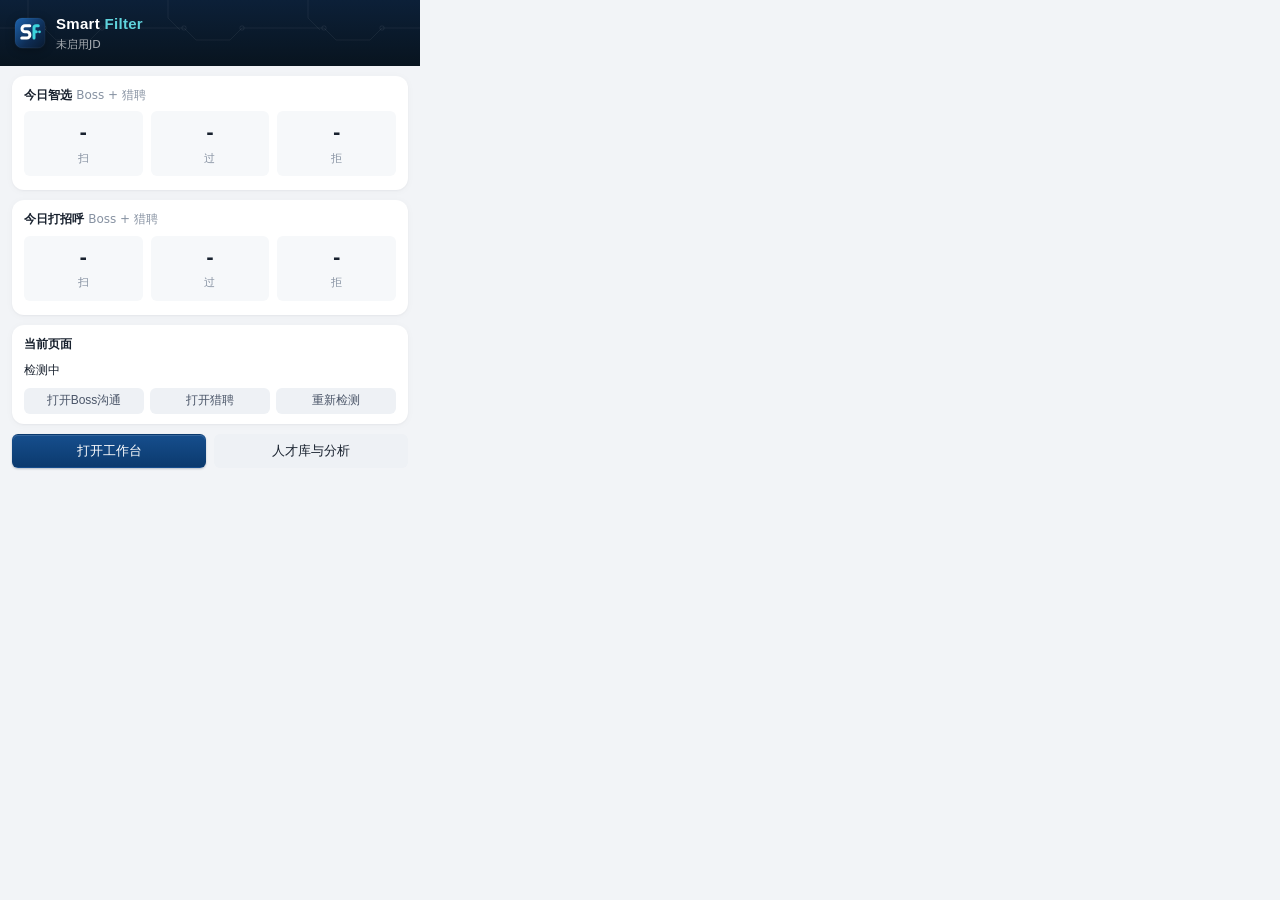
<file: popup/popup.html>
<!DOCTYPE html>
<html lang="zh-CN">
<head>
<meta charset="UTF-8">
<script src="../ui/theme-init.js"></script>
<style>
  *{box-sizing:border-box;}
  body{min-width:var(--popup-min);max-width:var(--popup-max);margin:0;font:13px/1.6 "Microsoft YaHei",system-ui,sans-serif;color:var(--text);background:var(--bg);}
  .head{display:flex;align-items:center;gap:10px;padding:12px 14px;background:var(--surface);border-bottom:1px solid var(--line);}
  .logo{width:32px;height:32px;border-radius:var(--r-md);}
  .head h1{font-size:var(--fs-lg);margin:0;}
  .head .ver{font-size:var(--fs-xs);color:var(--text-2);margin-left:4px;font-weight:400;}
  .head .sub{font-size:var(--fs-xs);color:var(--text-2);}
  .body{padding:10px 12px 12px;display:flex;flex-direction:column;gap:10px;}
  .card{background:var(--surface);border:1px solid var(--line);border-radius:var(--r-md);padding:10px 12px;}
  .card .t{font-size:var(--fs-sm);color:var(--text-2);margin-bottom:6px;font-weight:600;}
  .card .n{font-size:var(--fs-xs);color:var(--muted);margin-top:6px;}
  .seg{display:flex;border:1px solid var(--field);border-radius:var(--r-md);overflow:hidden;}
  .seg button{flex:1;border:none;background:var(--surface);padding:7px 0;font-size:var(--fs-md);cursor:pointer;color:var(--text-2);border-right:1px solid var(--field);}
  .seg button:last-child{border-right:none;}
  .seg button.on[data-m=stop]{background:var(--bg);color:var(--text);font-weight:600;}
  .seg button.on[data-m=dry]{background:var(--warn-50);color:var(--warn-700);font-weight:600;}
  .seg button.on[data-m=live]{background:var(--ok-50);color:var(--ok-700);font-weight:600;}
  .pace{display:flex;align-items:center;gap:6px;}
  .pace input{width:64px;padding:5px 6px;border:1px solid var(--field);border-radius:var(--r-sm);font-size:var(--fs-lg);text-align:center;}
  .pace button{border:1px solid var(--field);background:var(--surface);border-radius:var(--r-sm);width:28px;height:28px;cursor:pointer;font-size:var(--fs-lg);}
  .pace .u{color:var(--text-2);}
  .pace .r{margin-left:auto;font-size:var(--fs-xs);color:var(--text-2);text-align:right;}
  .presets{display:flex;gap:6px;margin-top:6px;}
  .presets button{flex:1;border:1px solid var(--info-200);background:var(--info-50);color:var(--info-700);border-radius:var(--r-sm);padding:3px 0;font-size:var(--fs-xs);cursor:pointer;}
  select{width:100%;padding:6px 8px;border:1px solid var(--field);border-radius:var(--r-md);font-size:var(--fs-md);background:var(--surface);}
  .plan .r{display:flex;align-items:center;gap:6px;font-size:var(--fs-sm);padding:3px 0;}
  .plan .r .nm{flex:1;overflow:hidden;text-overflow:ellipsis;white-space:nowrap;}
  .plan .bar{width:70px;height:6px;background:var(--line);border-radius:var(--r-xs);overflow:hidden;position:relative;}
  .plan .bar i{position:absolute;left:0;top:0;bottom:0;background:var(--info);}
  .plan .bar i.full{background:var(--ok-500);}
  .plan .empty{font-size:var(--fs-sm);color:var(--warn);}
  .stats{display:grid;grid-template-columns:repeat(3,1fr);gap:8px;}
  .stat{background:var(--surface);border:1px solid var(--line);border-radius:var(--r-md);padding:8px;text-align:center;}
  .stat b{display:block;font-size:var(--fs-xl);color:var(--text);}
  .stat span{font-size:var(--fs-xs);color:var(--text-2);}
  .status{font-size:var(--fs-sm);line-height:1.8;}
  .ok{color:var(--ok);font-weight:600;} .warn{color:var(--warn);font-weight:600;} .bad{color:var(--bad-500);font-weight:600;}
  .btns{display:flex;gap:8px;}
  .btns button{flex:1;padding:8px 0;border-radius:var(--r-md);font-size:var(--fs-md);cursor:pointer;background:var(--surface);border:1px solid var(--field);}
  .btns button.primary{background:var(--info);color:var(--on-color);border:none;}
  .links{display:flex;gap:6px;margin-top:6px;}
  .links button{flex:1;font-size:var(--fs-xs);padding:4px 0;border-radius:var(--r-sm);cursor:pointer;background:var(--surface-2);border:1px solid var(--field);}
  .toast{position:fixed;left:12px;right:12px;bottom:10px;background:var(--overlay);color:var(--on-color);border-radius:var(--r-md);padding:6px 10px;font-size:var(--fs-sm);display:none;}
  .toast.err{background:var(--bad-500);}
</style>
<link rel="stylesheet" href="../ui/tokens.css">
<link rel="stylesheet" href="../ui/components.css">
<link rel="stylesheet" href="../ui/theme.css">
</head>
<body class="hrs-pop">
  <div class="head">
    <img class="logo" src="../icons/logo-mark.svg" alt="Smart Filter">
    <div>
      <h1><span class="sf-word">Smart <em>Filter</em></span><span class="ver" id="ver"></span></h1>
      <div class="sub" id="jdSub">未启用JD</div>
    </div>
  </div>
  <div class="body">
    <div class="card" style="display:none;">
      <div class="t">运行模式</div>
      <div class="seg" id="modeSeg">
        <button data-m="stop">停止</button>
        <button data-m="dry">试运行</button>
        <button data-m="live">正式运行</button>
      </div>
      <div class="n" id="modeNote"></div>
    </div>

    <div class="card" id="schedCard" style="display:none;">
      <div class="t">计划任务</div>
      <div class="n" id="schedInfo" style="margin-top:0;color:var(--text-2);"></div>
    </div>

    <div class="card" style="display:none;">
      <div class="t">打招呼（推荐牛人页） <span id="greetInfo" style="font-weight:400;color:var(--muted);"></span></div>
      <div class="seg" id="greetSeg">
        <button data-m="stop">停止</button>
        <button data-m="dry">试运行</button>
        <button data-m="live">正式运行</button>
      </div>
      <div class="n">独立于沟通筛选。条件和每个岗位的上限在「打招呼 · 岗位计划」。</div>
    </div>

    <div class="card" style="display:none;">
      <div class="t">筛选节拍</div>
      <div class="pace">
        <button id="dec">-</button>
        <input id="pace" type="number" min="3" max="600">
        <button id="inc">+</button>
        <span class="u">秒/个</span>
        <span class="r" id="paceRate"></span>
      </div>
      <div class="presets">
        <button data-p="10">10秒</button>
        <button data-p="20">20秒</button>
        <button data-p="30">30秒</button>
        <button data-p="60">60秒</button>
      </div>
      <div class="n">每位候选人从打开会话起算，至少占用这么多秒。改动立即生效，不用刷新页面。</div>
    </div>

    <!-- v1.9.17 首页只看今日智选、打招呼的扫 / 过 / 拒；点数字到人才库页看明细 -->
    <div class="card">
      <div class="t">今日智选 <span style="font-weight:400;color:var(--muted);">Boss + 猎聘</span></div>
      <div class="stats" style="margin:4px 0 0;">
        <div class="stat" data-go="screen-all"><b id="scScan">-</b><span>扫</span></div>
        <div class="stat" data-go="screen-pass"><b id="scPass">-</b><span>过</span></div>
        <div class="stat" data-go="screen-reject"><b id="scReject">-</b><span>拒</span></div>
      </div>
      <div class="n" id="scSplit" style="margin-top:4px;"></div>
    </div>
    <div class="card">
      <div class="t">今日打招呼 <span style="font-weight:400;color:var(--muted);">Boss + 猎聘</span></div>
      <div class="stats" style="margin:4px 0 0;">
        <div class="stat" data-go="greet-all"><b id="grScan">-</b><span>扫</span></div>
        <div class="stat" data-go="greet-pass"><b id="grPass">-</b><span>过</span></div>
        <div class="stat" data-go="greet-reject"><b id="grReject">-</b><span>拒</span></div>
      </div>
      <div class="n" id="grSplit" style="margin-top:4px;"></div>
    </div>
    <div id="planList" style="display:none;"></div><span id="planWin" style="display:none;"></span>

    <div class="card">
      <div class="t">当前页面</div>
      <div class="status" id="diagText">检测中</div>
      <div class="links">
        <button id="btnBoss">打开Boss沟通</button>
        <button id="btnLiepin">打开猎聘</button>
        <button id="btnRecheck">重新检测</button>
      </div>
    </div>

    <div class="btns">
      <button id="btnOpts" class="primary">打开工作台</button>
      <button id="btnDash">人才库与分析</button>
    </div>
  </div>
  <div class="toast" id="toast"></div>
<script src="../services/industry.js"></script>
<script src="../services/store.js"></script>
<script src="../services/plan.js"></script>
<script src="../ui/qtip.js"></script>
<script src="popup.js"></script>
</body>
</html>
</file>
<file: ui/tokens.css>
/* =====================================================================
   Smart Filter 设计令牌 v2.9.0（唯一来源）
   - 所有颜色、圆角、字号、间距、阴影、页面宽度只在这里定义
   - 工作台 / 报表 / 弹窗用 :root；BOSS、猎聘页面上的浮层用 :host（浮层在隔离层里）
   - 浅色在第一段，深色在最后一段（[data-theme="dark"]）。每个颜色都有深色值
     ui/theme-init.js 和 content/panel-ui.js 按「设置 → 外观」把 data-theme 设成 light 或 dark（跟随系统时按系统算）
   - 浮层用的副本 content/tokens.js 由 tools/sync-tokens.js 从本文件生成，测试会检查两边一致
   - 换主色：只改下面 --brand 这一组
   - 断点三档：960 / 1200 / 1440（媒体查询里不能用变量，写在 theme.css 里，数字只用这三个）
   ===================================================================== */
:root, :host {
  color-scheme: light;

  /* 品牌：深海蓝（侧边栏偏暗黑） */
  --brand-900: #0A1A2E;   /* 侧边栏、深底、提示气泡 */
  --brand-700: #0B3A6E;
  --brand: #0B3A6E;       /* 主按钮、链接、选中文字 */
  --brand-600: #124C8A;   /* 主色悬停 */
  --brand-300: #9DB3CB;
  --brand-100: #D6E2F0;
  --brand-50: #EEF3F9;    /* 选中行、选中 Tab 的浅底 */

  /* 辅助：硅青（选中指示、数据高亮、打招呼浮层） */
  --accent-700: #0F766E;
  --accent: #0E9AA7;
  --accent-300: #99F6E4;
  --accent-100: #CCFBF1;
  --accent-50: #E7F5F6;

  /* 信息：蓝（智选浮层、提示） */
  --info-700: #1D4ED8;
  --info: #2563EB;
  --info-200: #BFDBFE;
  --info-50: #EFF6FF;

  /* 状态色：只用于状态反馈，不做装饰 */
  --ok-700: #166534;
  --ok: #157F3B;
  --ok-500: #16A34A;
  --ok-200: #BFE3CB;
  --ok-50: #E8F5EC;
  --warn-700: #92400E;
  --warn: #A8620A;
  --warn-500: #E0A43B;
  --warn-200: #FDE68A;
  --warn-50: #FBF3E4;
  --bad-700: #991B1B;
  --bad: #B42318;
  --bad-500: #DC2626;
  --bad-200: #F2D2CE;
  --bad-50: #FCEDEB;
  --violet: #6D28D9;
  --violet-200: #D2C6EF;
  --violet-50: #F4F0FC;

  /* 灰阶：文字 3 级、线 3 级、背景 3 级 */
  --text: #18212E;
  --text-2: #4A5568;
  --muted: #8792A2;
  --field: #C9D2DD;
  --line: #E2E7EE;
  --line-2: #EEF1F5;
  --bg: #F2F4F7;          /* 页面底色 */
  --surface-2: #F6F8FA;
  --field-bg: #F1F4F8;    /* 输入框淡灰底 */
  --surface: #FFFFFF;
  --on-color: #FFFFFF;    /* 深色底上的文字，暗色模式下也保持白色 */
  --overlay: #1E293B;     /* 提示气泡、深色浮条 */
  /* 深色底（高亮指标卡、加载动画）上用的亮色 */
  --on-dark-accent: #5FD3DC;
  --on-dark-up: #7FE0A3;
  --on-dark-down: #FFA39A;

  /* 简历文件状态：已保存 / 未保存 / 缺字段 / 没文件 */
  --st-saved: #1F8A4C;
  --st-unsaved: #3D7CC9;
  --st-miss: #E0A43B;
  --st-nofile: #C2412D;

  /* 图表：系列色 6 个 + 状态 + 网格 */
  --chart-1: #0B3A6E;
  --chart-2: #0E9AA7;
  --chart-3: #5D7FA8;
  --chart-4: #9DB3CB;
  --chart-5: #4A5568;
  --chart-6: #2F6690;
  --chart-ok: #157F3B;
  --chart-warn: #C98A1B;
  --chart-bad: #B42318;
  --chart-coral: #C7685F;
  --chart-axis: #8792A2;
  --chart-grid: #EDF0F4;

  /* 品牌外观：主按钮渐变、焦点环、侧边栏电路纹理 */
  --grad-brand: linear-gradient(180deg, #164E8D 0%, #0B3A6E 100%);
  --grad-brand-hover: linear-gradient(180deg, #1B5A9F 0%, #0F457F 100%);
  --grad-side: linear-gradient(180deg, #0C2038 0%, #08141F 100%);
  --ring: 0 0 0 3px rgba(14, 154, 167, .28);
  --chip-pattern: url("data:image/svg+xml,%3Csvg xmlns='http://www.w3.org/2000/svg' width='140' height='140' fill='none' stroke='white' stroke-opacity='.055' stroke-width='1'%3E%3Cpath d='M0 28h44l12 12h34l12-12h38M28 0v18l12 12M98 140v-34l-12-12H62M140 84h-26l-10 10v46M0 112h22l10-10h18'/%3E%3Ccircle cx='44' cy='28' r='2.2'/%3E%3Ccircle cx='102' cy='28' r='2.2'/%3E%3Ccircle cx='62' cy='94' r='2.2'/%3E%3Ccircle cx='114' cy='84' r='2.2'/%3E%3Ccircle cx='50' cy='102' r='2.2'/%3E%3C/svg%3E");

  /* 圆角 4 档 */
  --r-xs: 4px;
  --r-sm: 6px;
  --r-md: 8px;
  --r-lg: 12px;
  --r-pill: 999px;
  --r: var(--r-sm);
  --rc: 12px;             /* 卡片圆角 */

  /* 字号 6 档 */
  --fs-xs: 11px;
  --fs-sm: 12px;
  --fs-md: 13px;
  --fs-lg: 15px;
  --fs-xl: 18px;
  --fs-2xl: 24px;

  /* 间距（4 的倍数） */
  --sp-1: 4px; --sp-2: 8px; --sp-3: 12px; --sp-4: 16px; --sp-5: 20px; --sp-6: 24px; --sp-8: 32px; --sp-10: 40px;

  /* 阴影 3 档 */
  --sh-1: 0 1px 2px rgba(15, 23, 42, .06);
  --sh-2: 0 4px 14px rgba(15, 23, 42, .10);
  --sh-3: 0 10px 30px rgba(15, 23, 42, .16);
  --soft: 0 1px 2px rgba(16, 24, 40, .04), 0 1px 8px rgba(16, 24, 40, .03);   /* 卡片极淡阴影 */

  /* 动画 */
  --dur-fast: .15s;
  --dur: .25s;

  /* 尺寸 */
  --h: 30px;              /* 按钮、输入框高度 */
  --side: 208px;          /* 工作台左侧导航宽度 */
  --top: 56px;            /* 顶栏高度 */
  --page-max: 1600px;     /* 工作台、报表内容区最大宽度（以前写死 1280） */
  --popup-min: 360px;     /* 工具栏弹窗宽度范围（以前写死 340） */
  --popup-max: 420px;

  --font: "Microsoft YaHei", "PingFang SC", "Noto Sans CJK SC", system-ui, sans-serif;
  --font-mono: Consolas, "Microsoft YaHei", monospace;
  --font-brand: "Segoe UI", "Inter", "Helvetica Neue", Arial, "Microsoft YaHei", sans-serif;   /* 字标 Smart Filter */
}

/* =====================================================================
   深色：深蓝偏暗黑。底色分三层（页面 / 卡片 / 输入框），状态色提亮，浅底换成深色调底
   ===================================================================== */
:root[data-theme="dark"], :host([data-theme="dark"]) {
  color-scheme: dark;

  --brand-900: #070D16;
  --brand-700: #9CC0F0;
  --brand: #4F8BD6;
  --brand-600: #437FCB;
  --brand-300: #3B5D86;
  --brand-100: #1B3150;
  --brand-50: #14243A;

  --accent-700: #6FE0DE;
  --accent: #1BA8B3;
  --accent-300: #2B8A8F;
  --accent-100: #12403F;
  --accent-50: #0F2B30;

  --info-700: #9DBDFF;
  --info: #5B8DEF;
  --info-200: #23407A;
  --info-50: #142545;

  --ok-700: #86E0A8;
  --ok: #2FA563;
  --ok-500: #3DBE72;
  --ok-200: #1D4A30;
  --ok-50: #102A1C;
  --warn-700: #F2C77E;
  --warn: #C98A1E;
  --warn-500: #E0A43B;
  --warn-200: #4D3A12;
  --warn-50: #2B210D;
  --bad-700: #FFA69C;
  --bad: #D9574A;
  --bad-500: #E86A5C;
  --bad-200: #57261F;
  --bad-50: #2E1614;
  --violet: #9B7BF0;
  --violet-200: #3B3070;
  --violet-50: #1F1937;

  --text: #E6ECF4;
  --text-2: #AAB6C7;
  --muted: #7D8A9D;
  --field: #34445B;
  --line: #263244;
  --line-2: #1D2736;
  --bg: #0D141F;
  --surface-2: #18222F;
  --field-bg: #1A2432;
  --surface: #131C29;
  --on-color: #FFFFFF;
  --overlay: #273448;

  --st-saved: #3DBE72;
  --st-unsaved: #5B95E6;
  --st-miss: #E0A43B;
  --st-nofile: #E06A55;

  --chart-1: #5B93DB;
  --chart-2: #22B5C0;
  --chart-3: #7E9CC4;
  --chart-4: #4C6688;
  --chart-5: #A6B2C3;
  --chart-6: #5C8FC0;
  --chart-ok: #3DBE72;
  --chart-warn: #E0A43B;
  --chart-bad: #E5675A;
  --chart-coral: #E08A80;
  --chart-axis: #7D8A9D;
  --chart-grid: #212C3B;

  --grad-brand: linear-gradient(180deg, #5893DC 0%, #3F78C2 100%);
  --grad-brand-hover: linear-gradient(180deg, #66A0E6 0%, #4A84CF 100%);
  --grad-side: linear-gradient(180deg, #0A1220 0%, #060B12 100%);
  --ring: 0 0 0 3px rgba(34, 181, 192, .35);

  --sh-1: 0 1px 2px rgba(0, 0, 0, .45);
  --sh-2: 0 4px 14px rgba(0, 0, 0, .45);
  --sh-3: 0 10px 30px rgba(0, 0, 0, .55);
  --soft: 0 0 0 1px rgba(255, 255, 255, .04), 0 1px 8px rgba(0, 0, 0, .35);
}
</file>
<file: ui/components.css>
/* =====================================================================
   Smart Filter 组件样式 v2.9.0（工作台 / 报表 / 弹窗共用）
   - 浅色 / 深色由 ui/tokens.css 管，这里不用分开写
   - 只引用 ui/tokens.css 里的令牌，不写具体颜色值
   - 按钮只有三种：.btn（主要）/ .btn.ghost（次要）/ .btn.danger（危险），尺寸 .btn.sm
   - 断点统一三个：960px（窄屏，导航收起、内容一列）/ 1200px（中屏）/ 1440px（宽屏，多一列）
   ===================================================================== */
body{font-family:var(--font);}
/* ---------- 基础 ---------- */
body{font:13px/1.6 "Microsoft YaHei","PingFang SC","Noto Sans CJK SC",system-ui,sans-serif;color:var(--text);background:var(--bg);-webkit-font-smoothing:antialiased;}
a{color:var(--brand);}
::selection{background:var(--brand-100);}
:focus-visible{outline:2px solid var(--accent);outline-offset:1px;}

/* ---------- 卡片 ---------- */
.card{background:var(--surface);border:1px solid var(--line);border-radius:var(--r-md);box-shadow:none;}
.card h2,.card h3{color:var(--text);font-weight:600;}
.card h2{font-size:var(--fs-lg);}
.card h3{font-size:var(--fs-md);}

/* ---------- 按钮：只有三种 ---------- */
.btn{height:var(--h);padding:0 14px;border-radius:var(--r);border:1px solid var(--brand);background:var(--brand);color:var(--on-color);font-size:var(--fs-md);font-weight:500;line-height:calc(var(--h) - 2px);cursor:pointer;transition:background .15s,border-color .15s;}
.btn:hover{background:var(--brand-600);border-color:var(--brand-600);}
.btn.ghost{background:var(--surface);color:var(--text);border-color:var(--field);}
.btn.ghost:hover{border-color:var(--brand);color:var(--brand);background:var(--surface);}
.btn.danger{background:var(--surface);color:var(--bad);border-color:var(--bad-200);}
.btn.danger:hover{background:var(--bad-50);border-color:var(--bad);}
.btn.sm{height:24px;line-height:22px;padding:0 10px;font-size:var(--fs-sm);}
.btn:disabled{opacity:.5;cursor:not-allowed;}

/* ---------- 输入 ---------- */
input[type=text],input[type=number],input[type=time],input[type=password],input:not([type]),select,textarea{border:1px solid var(--field);border-radius:var(--r);background:var(--surface);color:var(--text);font-family:inherit;transition:border-color .15s,box-shadow .15s;}
input[type=text],input[type=number],input[type=time],input[type=password],input:not([type]),select{height:var(--h);}
input:focus,select:focus,textarea:focus{outline:none;border-color:var(--brand);box-shadow:0 0 0 3px var(--brand-50);}
input::placeholder,textarea::placeholder{color:var(--muted);}
input[type=checkbox],input[type=radio]{accent-color:var(--brand);}

/* ---------- 分段选择 ---------- */
.seg{border:1px solid var(--field);border-radius:var(--r);background:var(--surface);}
.seg button{color:var(--text-2);border-right:1px solid var(--field);background:var(--surface);}
.seg button.on{background:var(--brand-50);color:var(--brand);font-weight:600;}
.seg button.on[data-m=stop]{background:var(--surface-2);color:var(--text);}
.seg button.on[data-m=dry]{background:var(--warn-50);color:var(--warn);}
.seg button.on[data-m=live]{background:var(--ok-50);color:var(--ok);}
.seg button.on[data-m=rpa],.seg button.on[data-m=script]{background:var(--brand-50);color:var(--brand);}

/* ---------- 标签（灰阶为主，状态才上色） ---------- */
.tag{background:var(--line-2);color:var(--text-2);border-radius:var(--r-xs);}
.tag.g{background:var(--ok-50);color:var(--ok);}
.tag.add{background:var(--brand-50);color:var(--brand);}
.tag.upd{background:var(--warn-50);color:var(--warn);}
.tag.err{background:var(--bad-50);color:var(--bad);}
.tag.p-high{background:var(--bad-50);color:var(--bad);}
.tag.p-mid{background:var(--warn-50);color:var(--warn);}
.tag.p-low{background:var(--line-2);color:var(--text-2);}
.src{border-radius:var(--r-xs);}
.src.boss{background:var(--brand-50);color:var(--brand);}
.src.lp{background:var(--accent-50);color:var(--accent-700);}
.src.both{background:var(--line-2);color:var(--text-2);}
.src.none{background:var(--warn-50);color:var(--warn);}
.pri{border-color:var(--line);border-radius:var(--r-xs);}
.pri span.on[data-p=high]{background:var(--bad-50);color:var(--bad);}
.pri span.on[data-p=mid]{background:var(--warn-50);color:var(--warn);}
.pri span.on[data-p=low]{background:var(--line-2);color:var(--text);}

/* ---------- 状态文字 ---------- */
.ok{color:var(--ok);} .bad{color:var(--bad);} .warn{color:var(--warn);}

/* ---------- 说明条：中性灰底 + 左侧色条，默认只露一行，点开看全文 ---------- */
.note{background:var(--surface);border:1px solid var(--line);border-left:3px solid var(--accent);border-radius:var(--r);color:var(--text-2);font-size:var(--fs-sm);line-height:1.7;padding:7px 12px;}
.note.clamp{white-space:nowrap;text-overflow:ellipsis;overflow:hidden;cursor:pointer;padding-right:56px;position:relative;}
.note.clamp::after{content:"展开";position:absolute;right:12px;top:7px;color:var(--brand);background:var(--surface);padding-left:8px;}
.note.open{cursor:pointer;}

/* ---------- 表格 ---------- */
.ptable th,.tbl th{background:var(--surface-2);color:var(--text-2);font-weight:600;font-size:var(--fs-sm);border-bottom:1px solid var(--line);}
.ptable td,.tbl td{border-bottom:1px solid var(--line-2);}
.ptable tr.click:hover td,.tbl tr:hover{background:var(--surface-2);}
.ptable tr.editing td,.ptable tr.editing:hover td{background:var(--brand-50);}
.bar{background:var(--line-2);}
.bar i{background:var(--brand);} .bar i.full{background:var(--ok);}

/* ---------- 弹出说明（?） ---------- */
.qtip{background:var(--line-2)!important;color:var(--text-2)!important;}
.qtip:hover{background:var(--brand-100)!important;color:var(--brand)!important;}
.qtip .qbox{background:var(--brand-900)!important;border-radius:var(--r)!important;}

/* ---------- 提示 ---------- */
.toast{background:var(--brand-900);border-radius:var(--r);box-shadow:0 6px 20px rgba(11,37,69,.25);}
.toast.err{background:var(--bad);}

details summary{color:var(--brand);}
.reportbox{background:var(--surface-2);border:1px solid var(--line);border-radius:var(--r);}


/* ---------- v3.0.0 空状态：插画 + 标题 + 说明 + 下一步 ---------- */
.hrs-empty{display:flex;flex-direction:column;align-items:center;justify-content:center;gap:6px;padding:40px 16px 44px;text-align:center;color:var(--text-2);}
.hrs-empty .hrs-ill{width:132px;height:97px;margin-bottom:8px;}
.hrs-empty .he-b{display:flex;flex-direction:column;align-items:center;gap:6px;}
.hrs-empty .he-t{font-size:var(--fs-lg);font-weight:600;color:var(--text);}
.hrs-empty .he-p{margin:0;max-width:460px;font-size:var(--fs-md);line-height:1.8;color:var(--muted);}
.hrs-empty .he-p a{color:var(--brand);cursor:pointer;}
.hrs-empty .he-a{display:flex;flex-wrap:wrap;justify-content:center;gap:8px;margin-top:10px;}
.hrs-empty.compact{flex-direction:row;gap:14px;padding:18px 12px;text-align:left;}
.hrs-empty.compact .hrs-ill{width:72px;height:53px;margin:0;flex:none;}
.hrs-empty.compact .he-t{font-size:var(--fs-md);}
.hrs-empty.compact .he-p{font-size:var(--fs-sm);line-height:1.7;}
.hrs-empty.compact .he-a{justify-content:flex-start;margin-top:6px;}
.hrs-empty.compact .he-b{align-items:flex-start;gap:2px;}
.hrs-empty-tr td,.hrs-empty-tr:hover td{background:transparent!important;border:0!important;}
.hrs-ill{fill:none;stroke-linecap:round;stroke-linejoin:round;stroke-width:1.75;}
.hrs-ill .l{stroke:var(--brand-300);}
.hrs-ill .a{stroke:var(--accent);}
.hrs-ill .f{fill:var(--surface-2);}
.hrs-ill .f.a{fill:var(--accent-50);}
.hrs-ill .d{stroke:var(--line);stroke-dasharray:3 4;}
.hrs-ill .t{fill:var(--accent);stroke:none;font:700 7px/1 var(--font);letter-spacing:.5px;}

/* ---------- v3.0.0 骨架屏：数据读出来之前的灰色占位 ---------- */
.hrs-sk i,body:not(.hrs-ready) .chart:empty{display:block;border-radius:var(--r-xs);background:linear-gradient(90deg,var(--line-2) 25%,var(--line) 45%,var(--line-2) 65%);background-size:300% 100%;animation:hrsSk 1.4s ease-in-out infinite;}
@keyframes hrsSk{0%{background-position:100% 0;}100%{background-position:0 0;}}
.hrs-sk i + i{margin-top:8px;}
.sk-row{display:flex;align-items:center;gap:14px;padding:13px 14px;border-radius:var(--r-md);background:var(--surface);margin-bottom:8px;}
.sk-row > span{flex:1;min-width:0;}
.sk-row > i{flex:none;margin:0!important;}
.sk-card{padding:16px;border-radius:var(--rc);background:var(--surface);box-shadow:var(--soft);margin-bottom:12px;}
.sk-card .sk-hd{display:flex;align-items:center;gap:12px;margin-bottom:14px;}
.sk-card .sk-hd > i{flex:none;border-radius:50%;margin:0!important;}
.sk-card .sk-hd > span{flex:1;}
.sk-card .sk-ft{display:flex;gap:8px;margin-top:14px;}
.sk-card .sk-ft i{margin:0!important;border-radius:var(--r-md);}
.sk-tr td{padding:12px 10px!important;}
.sk-kpi{padding:16px;border-radius:var(--rc);background:var(--surface);box-shadow:var(--soft);}
.sk-block{padding:16px 18px;grid-column:1 / -1;}
body:not(.hrs-ready) .chart:empty{border-radius:var(--r-md);opacity:.7;}
@media (prefers-reduced-motion:reduce){.hrs-sk i,body:not(.hrs-ready) .chart:empty{animation:none;}}
</file>
<file: ui/theme.css>
/* =====================================================================
   Smart Filter v1.9.50 统一界面主题（设置页 / 人才库与分析 / 工具栏弹窗共用）
   主色 1 个：深海蓝。辅助色 1 个：硅青（选中、高亮）。其余全部灰阶。
   成功 / 警告 / 失败三种状态色只用于状态反馈，不做装饰。
   每页先加载自己的旧样式，再加载本文件覆盖，所以元素 id、class、功能都不变。
   ===================================================================== */
/* v2.8.0 设计令牌已移到 ui/tokens.css，组件样式已移到 ui/components.css */

/* =====================================================================
   设置页：侧边栏（全局导航）+ 顶栏面包屑（当前位置）+ 页内 Tab（同级切换）
   ===================================================================== */
body.hrs-shell{margin:0;}
.hrs-side{position:fixed;left:0;top:0;bottom:0;width:var(--side);background:var(--brand-900);color:var(--on-color);display:flex;flex-direction:column;z-index:20;}
.hrs-brand{display:flex;align-items:center;gap:12px;height:var(--top);padding:0 18px;border-bottom:1px solid rgba(255,255,255,.08);}
.hrs-brand img{width:34px;height:34px;border-radius:var(--r-md);box-shadow:0 0 0 1px rgba(255,255,255,.12);}
.hrs-brand b{font-size:var(--fs-xl);font-weight:700;letter-spacing:1px;color:var(--on-color);}
.hrs-nav{padding:10px 8px;display:flex;flex-direction:column;gap:2px;overflow-y:auto;}
/* 一级：图标 + 名称（有子项的带箭头）。二级：缩进、无图标、左侧细线 */
.hrs-nav .nav-l1{display:flex;align-items:center;gap:10px;height:38px;padding:0 10px;border-radius:var(--r);color:rgba(255,255,255,.75);font-size:var(--fs-md);font-weight:500;cursor:pointer;position:relative;background:none;box-shadow:none;user-select:none;transition:background .15s,color .15s;}
.hrs-nav .nav-l1 svg{width:16px;height:16px;flex:none;stroke:currentColor;fill:none;stroke-width:1.6;stroke-linecap:round;stroke-linejoin:round;}
.hrs-nav .nav-l1:hover{background:rgba(255,255,255,.06);color:var(--on-color);}
.hrs-nav .nav-l1 .chev{margin-left:auto;width:14px;height:14px;opacity:.55;transition:transform .15s;}
.hrs-nav .nav-g.open > .nav-l1 .chev{transform:rotate(90deg);}
.hrs-nav .nav-g.has-cur > .nav-l1{color:var(--on-color);font-weight:600;}
.hrs-nav .nav-l2{display:none;flex-direction:column;gap:2px;margin:2px 0 6px 18px;padding-left:10px;border-left:1px solid rgba(255,255,255,.12);}
.hrs-nav .nav-g.open > .nav-l2{display:flex;}
.hrs-nav .nav-l2 .tab{display:flex;align-items:center;height:32px;padding:0 10px;border-radius:var(--r);color:rgba(255,255,255,.62);font-size:var(--fs-md);cursor:pointer;position:relative;background:none;box-shadow:none;transition:background .15s,color .15s;}
.hrs-nav .nav-l2 .tab:hover{background:rgba(255,255,255,.06);color:var(--on-color);}
/* 当前页：只看 .cur（同一模块的多个子项会同时带 .on，不能拿它高亮） */
.hrs-nav .tab.on{background:none;color:rgba(255,255,255,.75);font-weight:500;}
.hrs-nav .nav-l2 .tab.on{color:rgba(255,255,255,.62);}
.hrs-nav .tab.cur,.hrs-nav .nav-l2 .tab.cur{background:rgba(255,255,255,.11);color:var(--on-color);font-weight:600;}
.hrs-nav .tab.cur::before{content:"";position:absolute;left:-8px;top:8px;bottom:8px;width:3px;border-radius:0 2px 2px 0;background:var(--accent);}
.hrs-nav .nav-l2 .tab.cur::before{left:-11px;top:6px;bottom:6px;}
.hrs-side .foot{margin-top:auto;padding:8px 8px 12px;border-top:1px solid rgba(255,255,255,.08);}
.hrs-side .foot .ver{display:block;padding:6px 10px 0;font-size:var(--fs-xs);color:rgba(255,255,255,.45);background:none;}
.hrs-main{margin-left:var(--side);min-height:100vh;}
.hrs-top{position:sticky;top:0;z-index:15;height:var(--top);display:flex;align-items:center;gap:12px;padding:0 24px;background:var(--surface);border-bottom:1px solid var(--line);}
.hrs-crumb{display:flex;align-items:center;gap:8px;font-size:var(--fs-md);color:var(--muted);white-space:nowrap;}
.hrs-crumb i{font-style:normal;color:var(--field);}
.hrs-crumb b{color:var(--text);font-weight:600;font-size:var(--fs-lg);}
.hrs-crumb span.mid{color:var(--text-2);}
.hrs-top .right{margin-left:auto;display:flex;align-items:center;gap:12px;}
.hrs-top .saved{font-size:var(--fs-sm);color:var(--muted);display:flex;align-items:center;gap:6px;}
.hrs-top .saved::before{content:"";width:6px;height:6px;border-radius:50%;background:var(--ok);}
body.hrs-shell .wrap{max-width:var(--page-max);margin:0;padding:16px 24px 48px;}
body.hrs-shell .card{padding:14px 16px;margin-bottom:12px;}
body.hrs-shell .card h2{margin:0 0 6px;}
body.hrs-shell .row{border-top:1px solid var(--line-2);padding:8px 0;}
body.hrs-shell .row .k{color:var(--text-2);font-weight:600;}
body.hrs-shell .note{margin-bottom:12px;}

/* 页内 Tab：下划线式，和侧边栏区分开 */
body.hrs-shell .subtabs{gap:0;margin:-4px 0 14px;border-bottom:1px solid var(--line);}
body.hrs-shell .stab{background:none;border-radius:0;color:var(--text-2);font-weight:500;padding:8px 16px;margin-bottom:-1px;border-bottom:2px solid transparent;}
body.hrs-shell .stab:hover{color:var(--brand);}
body.hrs-shell .stab.on{background:none;color:var(--brand);font-weight:600;border-bottom-color:var(--brand);}

/* 岗位列表 */
body.hrs-shell .jrow{border-color:var(--line);border-radius:var(--r);}
body.hrs-shell .jrow:hover{background:var(--surface-2);}
body.hrs-shell .jrow.on{border-color:var(--brand-100);background:var(--brand-50);box-shadow:inset 3px 0 0 var(--brand);}
body.hrs-shell .jrow .jact a{border-color:var(--line);border-radius:var(--r-xs);color:var(--text-2);}
body.hrs-shell .jrow .jact a.del{color:var(--bad);border-color:var(--bad-200);}
body.hrs-shell .pfbar span{border-color:var(--line);color:var(--text-2);border-radius:var(--r-xs);}
body.hrs-shell .pfbar span.on{border-color:var(--brand);background:var(--brand-50);color:var(--brand);}
body.hrs-shell .pfbar span.on b{color:var(--brand);}
body.hrs-shell .jsum{background:var(--surface-2);border-color:var(--line);}
body.hrs-shell .sec{color:var(--text-2);border-top-color:var(--line-2);}
body.hrs-shell .sec .tg{color:var(--brand);}
body.hrs-shell .listcol{top:calc(var(--top) + 12px);max-height:calc(100vh - var(--top) - 24px);}
body.hrs-shell .step{background:var(--surface-2);border-color:var(--line);}
body.hrs-shell .pchip,body.hrs-shell .pace .chip{border-color:var(--brand-100);background:var(--brand-50);color:var(--brand);border-radius:var(--r-xs);}
body.hrs-shell .steplist li{border-color:var(--line);}
body.hrs-shell .selgroup{border-color:var(--line);}
body.hrs-shell #importCard{border-color:var(--brand-100)!important;}
body.hrs-shell #talentFrame{height:calc(100vh - var(--top) - 20px)!important;border:none!important;border-radius:0!important;background:transparent!important;display:block;}
body.hrs-shell #p-talent{margin:-16px -24px -48px;}

/* 窄屏：侧边栏变窄但保留文字，一二级层级不变 */
@media (max-width:1200px){
  :root{--side:172px;}
  .hrs-brand{padding:0 14px;gap:10px;}
  .hrs-brand img{width:30px;height:30px;}
  .hrs-brand b{font-size:var(--fs-lg);}
  .hrs-nav .nav-l2{margin-left:14px;}
  .hrs-top .saved{display:none;}
  body.hrs-shell .wrap{padding:16px 16px 40px;}
  .hrs-top{padding:0 16px;}
  body.hrs-shell #p-talent{margin:-16px -16px -40px;}
}


/* =====================================================================
   人才库与分析
   ===================================================================== */
body.hrs-dash .wrap{max-width:var(--page-max);padding:0 24px 40px;}
body.hrs-dash header{position:sticky;top:0;z-index:15;height:var(--top);padding:0;margin:0 -24px 16px;padding:0 24px;background:var(--surface);box-shadow:0 0 0 100vmax var(--surface),0 1px 0 100vmax var(--line);clip-path:inset(0 -100vmax -1px -100vmax);gap:10px;}
body.hrs-dash header img{width:26px;height:26px;border-radius:var(--r-sm);}
body.hrs-dash header h1{font-size:var(--fs-lg);font-weight:600;display:flex;align-items:center;gap:8px;color:var(--text);}
body.hrs-dash header h1 .muted{color:var(--muted);font-weight:400;}
body.hrs-dash header h1 i{font-style:normal;color:var(--field);font-weight:400;}
body.hrs-dash #verTag{background:var(--line-2)!important;color:var(--muted)!important;border-radius:var(--r-xs)!important;}
body.hrs-dash .headbtns{gap:8px;align-items:center;}
body.hrs-dash .headbtns .btn{height:28px;line-height:26px;padding:0 12px;font-size:var(--fs-sm);}
body.hrs-dash .headbtns .sep{width:1px;height:18px;background:var(--line);margin:0 2px;}
body.hrs-dash .stats{grid-template-columns:repeat(5,minmax(0,1fr));gap:12px;margin-bottom:16px;}
body.hrs-dash .stat{background:var(--surface);border:1px solid var(--line);border-radius:var(--r-md);padding:12px 16px;display:flex;align-items:baseline;gap:10px;transition:border-color .15s;}
body.hrs-dash .stat:hover{border-color:var(--brand);}
body.hrs-dash .stat b{display:inline;font-size:var(--fs-2xl);font-weight:600;color:var(--text);font-variant-numeric:tabular-nums;}
body.hrs-dash .stat span{font-size:var(--fs-sm);color:var(--muted);}
body.hrs-dash .card{padding:14px 16px;}
body.hrs-dash .card h3{margin:0 0 10px;}
body.hrs-dash .filters select,body.hrs-dash .filters input{height:var(--h);padding:0 10px;border-radius:var(--r);}
body.hrs-dash .tbl th,body.hrs-dash .tbl td{padding:8px 10px;}
body.hrs-dash .verdict,body.hrs-dash .badge{border-radius:var(--r-xs);font-weight:600;}
body.hrs-dash .v-pass,body.hrs-dash .badge-ok{background:var(--ok-50);color:var(--ok);}
body.hrs-dash .v-reject,body.hrs-dash .badge-no{background:var(--bad-50);color:var(--bad);}
body.hrs-dash .v-review,body.hrs-dash .badge-warn{background:var(--warn-50);color:var(--warn);}
body.hrs-dash :is(.tbl,.drawer) .miniBtn{height:24px;padding:0 9px!important;border-radius:var(--r-xs)!important;font-size:var(--fs-sm)!important;border:1px solid var(--field)!important;background:var(--surface)!important;color:var(--text-2)!important;}
body.hrs-dash :is(.tbl,.drawer) .miniBtn:hover{border-color:var(--brand)!important;color:var(--brand)!important;}
body.hrs-dash :is(.tbl,.drawer) .miniBtn:is([data-act=open],[data-open]){border-color:var(--brand)!important;color:var(--brand)!important;}
body.hrs-dash :is(.tbl,.drawer) .miniBtn[data-act=del]{border-color:transparent!important;color:var(--bad)!important;}
body.hrs-dash :is(.tbl,.drawer) .miniBtn[data-act=del]:hover{border-color:var(--bad-200)!important;background:var(--bad-50)!important;}
body.hrs-dash .upload{border:1.5px dashed var(--field);border-radius:var(--r-md);background:var(--surface-2);}
body.hrs-dash .upload:hover,body.hrs-dash .upload.drag{border-color:var(--brand);background:var(--brand-50);}
body.hrs-dash .upload .ic svg{width:32px;height:32px;stroke:var(--brand);fill:none;stroke-width:1.5;stroke-linecap:round;stroke-linejoin:round;}
body.hrs-dash .sect{border-left-color:var(--brand);}
body.hrs-dash .msg.out{border-left-color:var(--brand);}
body.hrs-dash .kv span{background:var(--brand-50);color:var(--brand);border-radius:var(--r-xs);}
body.hrs-dash .drawer{box-shadow:-8px 0 30px rgba(11,37,69,.18);}
body.hrs-dash .close{background:var(--line-2);border-radius:var(--r);}
body.hrs-dash #todayStats a[data-today]{border-radius:var(--r)!important;}

/* 人才库页内 Tab */
.dtabs{display:flex;border-bottom:1px solid var(--line);margin:0 0 14px;}
.dtabs span{padding:8px 16px;margin-bottom:-1px;border-bottom:2px solid transparent;color:var(--text-2);font-weight:500;cursor:pointer;user-select:none;}
.dtabs span:hover{color:var(--brand);}
.dtabs span.on{color:var(--brand);font-weight:600;border-bottom-color:var(--brand);}
.dpanel{display:none;} .dpanel.on{display:block;}

/* 嵌在设置页「人才库」里时：顶栏的面包屑已经说明位置，这里只留操作按钮 */
html.hrs-embedded body.hrs-dash header{position:static;margin:0 0 12px;padding:12px 0 0;height:auto;background:none;border:none;}
html.hrs-embedded body.hrs-dash header img,html.hrs-embedded body.hrs-dash header h1,html.hrs-embedded #btnOpts{display:none;}
html.hrs-embedded,html.hrs-embedded body.hrs-dash{background:var(--bg);}
html.hrs-embedded body.hrs-dash .wrap{max-width:var(--page-max);margin:0;padding:0 24px 24px;}
html.hrs-embedded body.hrs-dash header{box-shadow:none;clip-path:none;position:absolute;right:24px;top:97px;padding:0;margin:0;z-index:5;}
html.hrs-embedded body.hrs-dash .stats{margin-top:16px;}

/* =====================================================================
   工具栏弹窗
   ===================================================================== */
body.hrs-pop{background:var(--bg);}
body.hrs-pop .head{background:var(--brand-900);border-bottom:none;padding:12px 14px;}
body.hrs-pop .head h1{color:var(--on-color);font-size:var(--fs-lg);}
body.hrs-pop .head .ver{color:rgba(255,255,255,.5);}
body.hrs-pop .head .sub{color:rgba(255,255,255,.65);}
body.hrs-pop .logo{width:28px;height:28px;border-radius:var(--r-sm);}
body.hrs-pop .card{border-radius:var(--r-md);padding:10px 12px;}
body.hrs-pop .card .t{color:var(--text);}
body.hrs-pop .stat{border:1px solid var(--line);border-radius:var(--r);background:var(--surface-2);cursor:pointer;transition:border-color .15s;}
body.hrs-pop .stat:hover{border-color:var(--brand);}
body.hrs-pop .stat b{color:var(--text);font-weight:600;font-variant-numeric:tabular-nums;}
body.hrs-pop .stat span{color:var(--muted);}
body.hrs-pop .btns button{height:34px;padding:0;border-radius:var(--r);border:1px solid var(--field);background:var(--surface);color:var(--text);font-weight:500;}
body.hrs-pop .btns button:hover{border-color:var(--brand);color:var(--brand);}
body.hrs-pop .btns button.primary{background:var(--brand);border-color:var(--brand);color:var(--on-color);}
body.hrs-pop .btns button.primary:hover{background:var(--brand-600);color:var(--on-color);}
body.hrs-pop .links button{height:26px;padding:0;border-radius:var(--r);border:1px solid var(--field);background:var(--surface);color:var(--text-2);font-size:var(--fs-sm);}
body.hrs-pop .links button:hover{border-color:var(--brand);color:var(--brand);}
body.hrs-pop .presets button{border-color:var(--brand-100);background:var(--brand-50);color:var(--brand);border-radius:var(--r-xs);}
body.hrs-pop .plan .bar i{background:var(--brand);} body.hrs-pop .plan .bar i.full{background:var(--ok);}
body.hrs-dash #tagCloud .miniBtn{border-radius:var(--r-xs)!important;border-width:1px!important;font-weight:500!important;}

/* ---------- v1.9.51 页面视图、高级设置折叠、独立设置页 ---------- */
.panel [data-v].v-hide{display:none!important;}
details.adv{margin:4px 0 12px;border:1px solid var(--line);border-radius:var(--r-md);background:var(--surface-2);}
details.adv > summary{list-style:none;display:flex;align-items:center;gap:10px;padding:10px 16px;cursor:pointer;color:var(--text);user-select:none;}
details.adv > summary::-webkit-details-marker{display:none;}
details.adv > summary::before{content:"";width:7px;height:7px;border-right:1.5px solid var(--text-2);border-bottom:1.5px solid var(--text-2);transform:rotate(-45deg);transition:transform .15s;margin-right:2px;}
details.adv[open] > summary::before{transform:rotate(45deg);}
details.adv > summary b{font-size:var(--fs-md);font-weight:600;}
details.adv > summary em{font-style:normal;font-size:var(--fs-sm);color:var(--muted);}
details.adv > summary:hover b{color:var(--brand);}
details.adv[open] > summary{border-bottom:1px solid var(--line);}
details.adv .adv-body,details.adv > .grid,details.adv > .n{padding:12px 12px 0;}
details.adv .adv-body > .card:last-child{margin-bottom:12px;}
body.hrs-shell #p-scripts details.adv{margin-top:12px;background:var(--surface);}
body.hrs-shell #p-scripts details.adv > .grid{padding:12px 16px;}
body.hrs-shell #p-scripts details.adv > .n{padding:0 16px 12px;}
details.card > summary{color:var(--text);font-weight:600;cursor:pointer;}

/* 抓取导入：三步改为一张卡片里的三行，不再是并排的分步框 */
body.hrs-shell .steps{display:flex;flex-direction:column;gap:0;}
body.hrs-shell .step{flex-direction:row;align-items:center;gap:16px;background:none;border:0;border-top:1px solid var(--line-2);border-radius:0;padding:12px 0;}
body.hrs-shell .step:first-child{border-top:0;}
body.hrs-shell .step .st{width:240px;flex:none;}
body.hrs-shell .step .sc{flex:0 1 360px;}
body.hrs-shell .step .sc .btn{flex:0 0 auto;}
body.hrs-shell .step .n{flex:1;}

/* 返回按钮：只在独立设置页出现 */
.hrs-back{display:none;align-items:center;gap:4px;height:28px;padding:0 10px 0 6px;margin-right:4px;border:1px solid var(--field);border-radius:var(--r);background:var(--surface);color:var(--text);font:500 12px inherit;cursor:pointer;}
.hrs-back svg{width:14px;height:14px;stroke:currentColor;fill:none;stroke-width:2;stroke-linecap:round;stroke-linejoin:round;}
.hrs-back:hover{border-color:var(--brand);color:var(--brand);}
body.mode-settings .hrs-side{display:none;}
body.mode-settings .hrs-main{margin-left:0;}
body.mode-settings .hrs-back{display:inline-flex;}

.sethead{margin:4px 0 16px;}
.sethead h1{margin:0;font-size:var(--fs-xl);font-weight:600;color:var(--text);}
.sethead p{margin:2px 0 0;font-size:var(--fs-sm);color:var(--muted);}

/* 人才库嵌入：视图由侧边栏决定，不再显示页内 Tab */
html.hrs-embedded .dtabs{display:none;}
html.hrs-embedded body.hrs-dash header{position:static!important;display:flex;justify-content:flex-end;padding:14px 0 0!important;margin:0 0 12px!important;}
.tier{display:flex;align-items:center;gap:8px;font-size:var(--fs-sm);font-weight:600;color:var(--text-2);letter-spacing:1px;margin:0 0 8px;}
.tier::after{content:"";flex:1;height:1px;background:var(--line);}
body.hrs-dash:not([data-view="pool"]) :is(#btnExportPDF,#btnExportDocx,#btnExport,#btnExportPool,.headbtns .sep){display:none;}

/* =====================================================================
   v1.10.0 Web 工作台：左导航 / 中主画布 / 右抽屉
   半导体风格：深海蓝底、硅青指示，侧边栏铺一层极淡的晶圆网格，数字用等宽数字
   ===================================================================== */
:root{--drawer:560px;--mono:"Cascadia Mono",Consolas,"SFMono-Regular",monospace;}
.num{font-variant-numeric:tabular-nums;}
.hrs-side{background-color:var(--brand-900);background-image:linear-gradient(rgba(255,255,255,.028) 1px,transparent 1px),linear-gradient(90deg,rgba(255,255,255,.028) 1px,transparent 1px);background-size:20px 20px;background-position:-1px -1px;}
.hrs-brand{background:rgba(11,37,69,.92);}

/* 顶栏右侧：跳转平台、RPA 状态 */
.hrs-top .saved{cursor:default;}
.hdiv{width:1px;height:20px;background:var(--line);}
.plat{display:inline-flex;align-items:center;gap:6px;height:30px;padding:0 10px;border:1px solid var(--field);border-radius:var(--r);color:var(--text);font-size:var(--fs-md);font-weight:500;text-decoration:none;background:var(--surface);transition:border-color .15s,color .15s;}
.plat:hover{border-color:var(--brand);color:var(--brand);}
.plat svg{width:12px;height:12px;stroke:currentColor;fill:none;stroke-width:2;stroke-linecap:round;stroke-linejoin:round;opacity:.7;}
.pdot{width:8px;height:8px;border-radius:var(--r-xs);display:inline-block;}
.pdot.boss{background:var(--accent);} .pdot.lp{background:var(--brand);}
.rpa-pill{display:inline-flex;align-items:center;gap:6px;height:30px;padding:0 12px;border-radius:var(--r-lg);border:1px solid var(--line);background:var(--surface-2);color:var(--text-2);font:500 12px inherit;cursor:pointer;}
.rpa-pill i{width:7px;height:7px;border-radius:50%;background:var(--muted);}
.rpa-pill.ok{background:var(--ok-50);border-color:var(--ok-200);color:var(--ok);} .rpa-pill.ok i{background:var(--ok);box-shadow:0 0 0 3px rgba(21,127,59,.15);}
.rpa-pill.bad{background:var(--bad-50);border-color:var(--bad-200);color:var(--bad);} .rpa-pill.bad i{background:var(--bad);}
.rpa-pill.off i{background:var(--warn);}

/* 页标题：每页一个视觉焦点 */
.phead{display:flex;align-items:flex-end;gap:16px;margin:2px 0 16px;}
.phead h1{margin:0;font-size:var(--fs-xl);font-weight:600;color:var(--text);letter-spacing:.3px;display:flex;align-items:center;gap:10px;}
.phead h1::before{content:"";width:4px;height:18px;border-radius:var(--r-xs);background:var(--accent);}
.phead p{margin:4px 0 0 14px;font-size:var(--fs-md);color:var(--muted);}
body.mode-settings .phead{display:none;}
body[data-page="talent-pool"] .phead,body[data-page="talent-parse"] .phead,body[data-page="talent-today"] .phead,body[data-page="talent-analysis"] .phead{margin-bottom:0;}

/* 岗位列表：编辑区移进抽屉后，列表占满画布，一行一个岗位 */
body.hrs-shell .split{display:block;}
body.hrs-shell .listcol{position:static;max-height:none;overflow:visible;padding:14px 16px;}
body.hrs-shell #jobTable{display:flex;flex-direction:column;gap:6px;}
body.hrs-shell .jrow{display:grid;grid-template-columns:minmax(240px,320px) minmax(0,1fr) auto;align-items:center;gap:12px;padding:10px 14px;}
body.hrs-shell .jrow .t{padding-right:0;grid-column:1;grid-row:1;}
body.hrs-shell .jrow .tags{margin:0;grid-column:2;grid-row:1;}
body.hrs-shell .jrow .jact{position:static;display:flex;grid-column:3;grid-row:1;opacity:0;transition:opacity .15s;}
body.hrs-shell .jrow:hover .jact,body.hrs-shell .jrow.on .jact{opacity:1;}
body.hrs-shell .listcol > .toolbar,body.hrs-shell .listcol > input,body.hrs-shell .listcol > .pfbar,body.hrs-shell .listcol > label{max-width:none;}
body.hrs-shell #jobFilter{max-width:420px;}

/* 右侧抽屉（不遮挡主画布：打开时主画布让出位置，可以边看列表边改） */
.hrs-drawer{position:fixed;top:0;right:0;bottom:0;width:var(--drawer);max-width:100vw;background:var(--surface);border-left:1px solid var(--line);box-shadow:-12px 0 32px rgba(11,37,69,.10);z-index:40;overflow-y:auto;transform:translateX(102%);transition:transform .2s ease;visibility:hidden;}
.hrs-drawer.open{transform:none;visibility:visible;}
/* 岗位列表页：抽屉把列表推开，边看列表边改。其他页面抽屉浮在上面，不挤压表格 */
body.drawer-open[data-page="jd-list"] .hrs-main{margin-right:var(--drawer);}
.drawer-x{width:28px;height:28px;display:inline-flex;align-items:center;justify-content:center;border:0;border-radius:var(--r);background:none;color:var(--text-2);cursor:pointer;flex:none;}
.drawer-x:hover{background:var(--line-2);color:var(--text);}
.drawer-x svg{width:16px;height:16px;stroke:currentColor;fill:none;stroke-width:2;stroke-linecap:round;}
.job-drawer .editcol > .card{border:0;border-radius:0;margin:0;padding:0 20px 24px;}
.job-drawer #jobEmpty{display:none!important;}
.job-drawer .ehead{position:sticky;top:0;z-index:2;background:var(--surface);margin:0 -20px 12px;padding:0 16px 0 20px;height:var(--top);border-bottom:1px solid var(--line);}
.job-drawer .ehead h2{font-size:var(--fs-lg);}
.job-drawer .g2{grid-template-columns:96px minmax(0,1fr);padding-right:0;}
.job-drawer .g2 .span3{grid-column:2;}
.job-drawer .fgrid{grid-template-columns:96px minmax(0,1fr) 24px;}
.cfg-head{position:sticky;top:0;z-index:2;display:flex;align-items:center;gap:10px;height:var(--top);padding:0 16px 0 20px;background:var(--surface);border-bottom:1px solid var(--line);}
.cfg-head b{flex:1;font-size:var(--fs-lg);}
.cfg-body{padding:16px 20px 24px;}
.cfg-body > .card{border:0;padding:0;margin:0;}
.cfg-body > .card > h2{display:none;}
.cfg-body .row{grid-template-columns:96px minmax(0,1fr);}
#importCard.as-drawer{position:fixed;top:0;right:0;bottom:0;width:min(760px,100vw);margin:0;border-radius:0;border:0!important;border-left:1px solid var(--line)!important;box-shadow:-12px 0 32px rgba(11,37,69,.12);z-index:45;overflow:auto;padding:16px 20px;}

/* 顶部通知：轻提示是深色小条，报错是带标题的卡片 */
.hrs-notify{position:fixed;top:12px;left:50%;transform:translateX(-50%);z-index:2000;display:flex;flex-direction:column;align-items:center;gap:8px;pointer-events:none;width:min(520px,calc(100vw - 32px));}
.hn{pointer-events:auto;display:flex;align-items:flex-start;gap:10px;width:100%;padding:12px 14px;background:var(--surface);border:1px solid var(--line);border-left:3px solid var(--brand);border-radius:var(--r-md);box-shadow:0 10px 28px rgba(11,37,69,.16);font-size:var(--fs-md);color:var(--text);animation:hnIn .18s ease;}
.hn.out{opacity:0;transform:translateY(-6px);transition:all .2s;}
.hn-ic svg{width:18px;height:18px;fill:none;stroke-width:2;stroke-linecap:round;stroke-linejoin:round;margin-top:1px;}
.hn-tx{flex:1;min-width:0;line-height:1.6;} .hn-tx b{display:block;font-weight:600;margin-bottom:1px;} .hn-tx span{color:var(--text-2);word-break:break-word;}
.hn-x{border:0;background:none;color:var(--muted);font-size:var(--fs-xl);line-height:1;cursor:pointer;padding:0 2px;}
.hn-x:hover{color:var(--text);}
.hn-success{border-left-color:var(--ok);} .hn-success svg{stroke:var(--ok);}
.hn-info{border-left-color:var(--brand);} .hn-info svg{stroke:var(--brand);}
.hn-warn{border-left-color:var(--warn);} .hn-warn svg{stroke:var(--warn);}
.hn-error{border-left-color:var(--bad);} .hn-error svg{stroke:var(--bad);} .hn-error b{color:var(--bad);}
.hn.light{width:auto;max-width:100%;padding:7px 14px;border:0;border-radius:var(--r-lg);background:var(--brand-900);color:var(--on-color);align-items:center;}
.hn.light .hn-tx span{color:var(--on-color);} .hn.light svg{stroke:var(--on-dark-accent);}
@keyframes hnIn{from{opacity:0;transform:translateY(-8px);}to{opacity:1;transform:none;}}
#toast{display:none!important;}

/* 气泡确认 */
div.hrs-pop{position:fixed;z-index:2100;width:300px;padding:12px 14px;background:var(--surface);border:1px solid var(--line);border-radius:var(--r-md);box-shadow:0 12px 30px rgba(11,37,69,.18);font-size:var(--fs-md);color:var(--text);}
div.hrs-pop::before{content:"";position:absolute;left:50%;width:10px;height:10px;background:var(--surface);border:1px solid var(--line);transform:translateX(-50%) rotate(45deg);}
div.hrs-pop.down::before{top:-6px;border-right:0;border-bottom:0;} div.hrs-pop.up::before{bottom:-6px;border-left:0;border-top:0;}
.hp-tx{display:flex;gap:8px;line-height:1.6;} .hp-tx i svg{width:16px;height:16px;fill:none;stroke:var(--warn);stroke-width:2;stroke-linecap:round;stroke-linejoin:round;margin-top:2px;}
.hp-bt{display:flex;justify-content:flex-end;gap:8px;margin-top:10px;}

/* Tooltip 气泡 */
.hrs-tip{position:fixed;z-index:2200;max-width:320px;padding:6px 10px;border-radius:var(--r-sm);background:var(--brand-900);color:var(--on-color);font-size:var(--fs-sm);line-height:1.6;pointer-events:none;box-shadow:0 6px 18px rgba(11,37,69,.22);}
.hrs-tip[hidden]{display:none;}

/* 加载动画（只用于状态反馈） */
.spin{display:inline-block;width:18px;height:18px;border:2px solid var(--brand-100);border-top-color:var(--brand);border-radius:50%;animation:spin .8s linear infinite;flex:none;}
.spin.sm{width:12px;height:12px;vertical-align:-2px;}
@keyframes spin{to{transform:rotate(360deg);}}
.sk{height:10px;border-radius:var(--r-xs);margin-top:10px;background:linear-gradient(90deg,var(--line-2),var(--line),var(--line-2));background-size:200% 100%;animation:sk 1.2s ease infinite;}
.sk.s2{width:60%;}
@keyframes sk{to{background-position:-200% 0;}}
@media (prefers-reduced-motion:reduce){.spin,.sk,.hn{animation:none;}.hrs-drawer{transition:none;}}

/* 人才库：候选人详情抽屉 */
body.hrs-dash .drawer{top:0;width:520px;padding:0 20px 24px;border-left:1px solid var(--line);}
body.hrs-dash .drawer .close{position:sticky;top:0;float:none;display:block;margin:0 -20px 12px auto;width:calc(100% + 40px);text-align:right;padding:12px 20px;border-radius:0;background:var(--surface);border-bottom:1px solid var(--line);font-size:var(--fs-sm);color:var(--text-2);}
.cfg-body .grid{grid-template-columns:1fr!important;}
.cfg-body .field label.chk{display:flex;font-weight:400;color:var(--text);}
.cfg-body .toolbar{margin-top:14px!important;}
.field input[type=checkbox],.field input[type=radio]{width:auto!important;}
.hrs-drawer.open{box-shadow:-16px 0 40px rgba(11,37,69,.16);}

/* =====================================================================
   v2.2.2 视觉改版：少线条
   层级只靠三样东西区分：底色（页面浅灰 / 卡片白 / 输入框淡灰）、间距、字重。
   去掉卡片边框、表格横线、分隔线、侧边栏网格、Tab 底线。只在必要处保留 1 条极淡的线。
   ===================================================================== */
/* v2.8.0 这一组底色、阴影、卡片圆角已并入 ui/tokens.css */

/* 卡片：无边框，白底 + 很淡的阴影 */
.card,body.hrs-dash .card,body.hrs-pop .card{border:0!important;border-radius:var(--rc);box-shadow:var(--soft);}
body.hrs-shell .card{padding:18px 20px;margin-bottom:14px;}
body.hrs-shell .card h2{font-size:var(--fs-lg);margin:0 0 10px;}

/* 设置行：不画分隔线，用行距分开 */
body.hrs-shell .row{border-top:0;padding:10px 0;}
body.hrs-shell .sec{border-top:0;padding-top:14px;}
.tier{color:var(--muted);letter-spacing:.5px;margin:6px 0 10px;}
.tier::after{display:none;}

/* 输入框：淡灰底、无边框，聚焦时变白并出现主色描边 */
input[type=text],input[type=number],input[type=time],input[type=password],input:not([type]),select,textarea{background:var(--field-bg);border-color:transparent;}
input[type=text]:hover,input[type=number]:hover,input[type=time]:hover,input[type=password]:hover,input:not([type]):hover,select:hover,textarea:hover{border-color:var(--line);}
input:focus,select:focus,textarea:focus{background:var(--surface);border-color:var(--brand);}
input:disabled,select:disabled,textarea:disabled{background:var(--surface-2);color:var(--muted);}

/* 次按钮：淡灰底、无边框 */
.btn.ghost{background:var(--line-2);border-color:transparent;color:var(--text);}
.btn.ghost:hover{background:var(--brand-50);border-color:transparent;color:var(--brand);}
.btn.danger{border-color:transparent;background:var(--bad-50);}
.seg{border:0;background:var(--line-2);padding:2px;border-radius:var(--r-md);}
.seg button{border:0!important;background:transparent;border-radius:var(--r-sm);}
.seg button.on{box-shadow:0 1px 2px rgba(16,24,40,.08);}

/* 说明条：只有淡色底，没有边框和左侧色条 */
.note{border:0;background:var(--accent-50);color:var(--accent-700);border-radius:var(--r-md);}
.note.clamp::after{background:var(--accent-50);}

/* 表格：去掉横线，用行高和悬停底色区分 */
.ptable th,.tbl th{background:transparent;border-bottom:0;color:var(--muted);font-weight:500;}
.ptable td,.tbl td{border-bottom:0;}
.tbl tbody tr:nth-child(even) td,.ptable tbody tr:nth-child(even) td{background:var(--surface-2);}
.ptable tr.click:hover td,.tbl tr:hover td{background:var(--brand-50)!important;}

/* 侧边栏：去掉网格纹理和分隔线 */
.hrs-side{background-image:none;}
.hrs-brand{border-bottom:0;background:transparent;}
.hrs-side .foot{border-top:0;}
.hrs-nav .nav-l2{border-left:0;margin-left:26px;padding-left:0;}
.hrs-nav .nav-l2 .tab.cur::before{left:-8px;}

/* 顶栏：和页面同色，不画底线 */
.hrs-top{background:rgba(242,244,247,.92);backdrop-filter:blur(8px);border-bottom:0;}
.hdiv{display:none;}
.plat{border-color:transparent;background:var(--surface);box-shadow:var(--soft);}
.plat:hover{border-color:transparent;background:var(--brand-50);}
.rpa-pill{border-color:transparent;}
.phead h1::before{display:none;}
.phead p{margin-left:0;}

/* 页内 Tab：胶囊式，不画底线 */
body.hrs-shell .subtabs,.dtabs{border-bottom:0;gap:4px;}
body.hrs-shell .stab,.dtabs span{border-bottom:0;border-radius:var(--r-md);padding:6px 14px;margin-bottom:0;}
body.hrs-shell .stab.on,.dtabs span.on{background:var(--surface);box-shadow:var(--soft);}

/* 岗位列表、筛选按钮、高级设置 */
body.hrs-shell .jrow{border:0;background:var(--surface-2);border-radius:var(--r-md);}
body.hrs-shell .jrow:hover{background:var(--line-2);}
body.hrs-shell .jrow.on{background:var(--brand-50);box-shadow:inset 3px 0 0 var(--brand);}
body.hrs-shell .jrow .jact a{border-color:transparent;background:var(--surface);}
body.hrs-shell .pfbar span{border-color:transparent;background:var(--line-2);}
body.hrs-shell .pfbar span.on{border-color:transparent;}
body.hrs-shell .jsum{border:0;}
body.hrs-shell .step{border-top:0;}
body.hrs-shell .steplist li,body.hrs-shell .selgroup{border-color:transparent;}
details.adv{border:0;background:var(--surface);border-radius:var(--rc);box-shadow:var(--soft);}
details.adv[open] > summary{border-bottom:0;}
.reportbox{border:0;}

/* 抽屉：去掉标题下方的线 */
.hrs-drawer{border-left:0;}
.job-drawer .ehead,.cfg-head{border-bottom:0;box-shadow:0 8px 12px -12px rgba(16,24,40,.18);}
body.hrs-dash .drawer{border-left:0;}
body.hrs-dash .drawer .close{border-bottom:0;}
body.hrs-dash .kvbox{border:0;background:var(--surface-2);}
body.hrs-dash .sect{border-left:0;padding-left:0;color:var(--brand);}
body.hrs-dash .msg.out,body.hrs-dash .msg.in{border-left:0;}
body.hrs-dash .msg.out{background:var(--brand-50);}

/* 人才库页：顶部数字不画框 */
body.hrs-dash .stat{border:0;box-shadow:var(--soft);border-radius:var(--rc);}
body.hrs-dash .stat:hover{border:0;box-shadow:0 0 0 2px var(--brand-100);}
body.hrs-dash :is(.tbl,.drawer) .miniBtn{border-color:transparent!important;background:var(--line-2)!important;}
body.hrs-dash :is(.tbl,.drawer) .miniBtn:is([data-act=open],[data-open]){background:var(--brand-50)!important;}
body.hrs-dash :is(.tbl,.drawer) .miniBtn[data-act=del]{background:transparent!important;}
body.hrs-dash .upload{border:0;background:var(--surface-2);box-shadow:inset 0 0 0 1.5px var(--line);}
body.hrs-dash .result{border:0;}
body.hrs-dash #todayStats > div{border:0!important;background:var(--surface-2);}

/* 弹窗 */
body.hrs-pop .stat{border:0;background:var(--surface-2);}
body.hrs-pop .stat:hover{border:0;box-shadow:0 0 0 2px var(--brand-100);}
body.hrs-pop .btns button,body.hrs-pop .links button{border-color:transparent;background:var(--line-2);}
body.hrs-pop .btns button.primary{background:var(--brand);}
body.hrs-pop .presets button{border-color:transparent;}

/* =====================================================================
   v2.2.2 招聘分析看板
   ===================================================================== */
.rp-bar{display:flex;align-items:center;flex-wrap:wrap;gap:10px;margin:4px 0 12px;}
.rp-seg{display:inline-flex;gap:2px;padding:3px;border-radius:var(--r-md);background:var(--line-2);}
.rp-seg span{padding:4px 12px;border-radius:var(--r-sm);font-size:var(--fs-md);color:var(--text-2);cursor:pointer;user-select:none;white-space:nowrap;}
.rp-seg span:hover{color:var(--brand);}
.rp-seg span.on{background:var(--surface);color:var(--brand);font-weight:600;box-shadow:0 1px 2px rgba(16,24,40,.1);}
.rp-bar select{height:32px;min-width:150px;padding:0 10px;border-radius:var(--r-md);background:var(--line-2);}
.rp-range{font-size:var(--fs-sm);color:var(--muted);}
.rp-sp{flex:1;}
.rp-bar .btn{height:32px;line-height:30px;border-radius:var(--r-md);}
.rp-summary{margin:0 0 14px;padding:12px 16px;border-radius:var(--rc);background:linear-gradient(90deg,var(--brand-50),var(--accent-50));color:var(--brand-700);font-size:var(--fs-md);line-height:1.8;}
.rp-kpis{display:grid;grid-template-columns:repeat(7,minmax(0,1fr));gap:12px;margin-bottom:14px;}
.rp-kpi{display:flex;flex-direction:column;gap:2px;padding:14px 16px;border-radius:var(--rc);background:var(--surface);box-shadow:var(--soft);min-width:0;}
.rp-kpi .l{font-size:var(--fs-sm);color:var(--muted);}
.rp-kpi b{font-size:var(--fs-2xl);line-height:1.25;font-weight:600;color:var(--text);}
.rp-kpi b small{font-size:var(--fs-sm);font-weight:400;color:var(--muted);margin-left:3px;}
.rp-kpi .d{font-size:var(--fs-sm);color:var(--muted);min-height:17px;}
.rp-kpi .d.up{color:var(--ok);} .rp-kpi .d.down{color:var(--bad);}
.rp-kpi.hl{background:var(--brand-900);}
.rp-kpi.hl .l,.rp-kpi.hl b small,.rp-kpi.hl .d{color:rgba(255,255,255,.62);}
.rp-kpi.hl b{color:var(--on-color);}
.rp-kpi.hl .d.up{color:var(--on-dark-up);} .rp-kpi.hl .d.down{color:var(--on-dark-down);}
.rp-grid{display:grid;gap:14px;margin-bottom:14px;}
.rp-grid > .rp-card{margin-bottom:0;}
.rp-grid.g-trend{grid-template-columns:minmax(0,3fr) minmax(0,2fr);}
.rp-grid.g-half{grid-template-columns:minmax(0,1fr) minmax(0,1fr);}
.rp-grid.g-3{grid-template-columns:repeat(3,minmax(0,1fr));}
.rp-card{background:var(--surface);border-radius:var(--rc);box-shadow:var(--soft);padding:16px 18px;margin-bottom:14px;min-width:0;}
.rp-card > .rp-hd{display:flex;align-items:baseline;gap:10px;margin-bottom:10px;}
.rp-card > .rp-hd b{font-size:var(--fs-lg);font-weight:600;color:var(--text);}
.rp-card > .rp-hd em{font-style:normal;font-size:var(--fs-sm);color:var(--muted);}
.rp-card .chart{height:220px;}
.rp-card .rp-ch{height:270px;}
.rp-card .rp-ch.sm{height:250px;}
.rp-h{display:flex;align-items:baseline;gap:10px;margin:22px 0 10px;font-size:var(--fs-lg);font-weight:600;color:var(--text);}
.rp-h em{font-style:normal;font-size:var(--fs-sm);font-weight:400;color:var(--muted);}
.rp-empty{padding:28px 0;text-align:center;color:var(--muted);font-size:var(--fs-md);}
.rp-more{margin-top:8px;font-size:var(--fs-sm);color:var(--muted);}
/* 岗位漏斗：一行一个岗位，每格是数字 + 进度条 + 上一步转化率 */
.rp-jf{display:grid;grid-template-columns:minmax(150px,1.6fr) repeat(6,minmax(0,1fr)) 72px;gap:6px;align-items:center;padding:10px 8px;border-radius:var(--r-md);}
.rp-jf:nth-child(even){background:var(--surface-2);}
.rp-jf:not(.rp-jf-h):hover{background:var(--brand-50);}
.rp-jf-h{padding:0 8px 4px;font-size:var(--fs-sm);color:var(--muted);}
.rp-jf-h:hover{background:none;}
.rp-jf .t{font-weight:600;color:var(--text);overflow:hidden;text-overflow:ellipsis;white-space:nowrap;}
.rp-jf .c{display:flex;flex-direction:column;gap:3px;padding-right:10px;}
.rp-jf .c b{font-size:var(--fs-lg);font-weight:600;color:var(--text);line-height:1.2;}
.rp-jf .c i{display:block;height:4px;border-radius:var(--r-xs);background:linear-gradient(90deg,var(--brand),var(--accent));}
.rp-jf .c em{font-style:normal;font-size:var(--fs-xs);color:var(--muted);}
.rp-jf .r{font-size:var(--fs-lg);font-weight:600;color:var(--brand);text-align:right;}
/* 渠道对比：左右对称条形 */
.rp-bf{display:grid;grid-template-columns:1fr 88px 1fr;align-items:center;gap:10px;padding:7px 0;}
.rp-bf-h{padding:0 0 6px;font-size:var(--fs-sm);color:var(--text-2);font-weight:600;}
.rp-bf-h .lb{text-align:right;display:flex;justify-content:flex-end;align-items:center;gap:6px;}
.rp-bf-h .rb{display:flex;align-items:center;gap:6px;}
.rp-bf .k{text-align:center;font-size:var(--fs-md);color:var(--text-2);}
.rp-bf .bar{display:flex;align-items:center;gap:8px;height:22px;}
.rp-bf .bar.l{justify-content:flex-end;}
.rp-bf .bar i{display:block;height:12px;min-width:2px;border-radius:var(--r-sm);background:var(--brand-100);}
.rp-bf .bar.l i{background:var(--accent-100);}
.rp-bf .bar.win.l i{background:var(--accent);} .rp-bf .bar.win.r i{background:var(--brand);}
.rp-bf .bar em{font-style:normal;font-size:var(--fs-md);font-weight:600;color:var(--text);white-space:nowrap;}
.rp-foot{margin-top:10px;padding:10px 12px;border-radius:var(--r-md);background:var(--surface-2);font-size:var(--fs-md);color:var(--text-2);}
/* 名单 */
.rp-tbl{width:100%;}
.rp-score{display:inline-flex;align-items:center;gap:8px;}
.rp-score s{display:block;width:52px;height:5px;border-radius:var(--r-xs);background:var(--line-2);overflow:hidden;text-decoration:none;}
.rp-score s i{display:block;height:100%;border-radius:var(--r-xs);background:linear-gradient(90deg,var(--brand),var(--accent));}
.rp-tags{display:flex;flex-wrap:wrap;gap:8px;min-height:36px;align-items:center;}
.rp-adv{margin-top:0;}
.rp-advbody{padding:0 16px 14px;max-height:520px;overflow:auto;}
@media (max-width:1200px){.rp-kpis{grid-template-columns:repeat(4,minmax(0,1fr));}}
@media (max-width:960px){.rp-grid.g-trend,.rp-grid.g-half{grid-template-columns:1fr;}.rp-grid.g-3{grid-template-columns:repeat(2,minmax(0,1fr));}.rp-kpis{grid-template-columns:repeat(3,minmax(0,1fr));}}
.rp-tags .miniBtn{font-size:var(--fs-md)!important;padding:5px 14px!important;border-radius:var(--r-lg)!important;border:0!important;background:var(--surface-2)!important;}
.rp-tags .miniBtn:hover{background:var(--brand-50)!important;}
.rp-kpi b{font-size:var(--fs-2xl);}
body.hrs-shell .reportbox{border:0;background:var(--surface-2);border-radius:var(--r-md);}
body.hrs-dash :is(.tbl,.drawer) .miniBtn:is([data-act=open],[data-open]){border-color:transparent!important;}
body.hrs-dash :is(.tbl,.drawer) .miniBtn[data-act=interview]{border-color:transparent!important;background:var(--ok-50)!important;color:var(--ok)!important;}

/* =====================================================================
   v2.3.0 运行记录页 + 操作节奏卡片
   ===================================================================== */
.b-running{background:var(--ok-50);color:var(--ok);}
.b-running i{animation:rlPulse 1.4s ease-in-out infinite;}
.b-resting{background:var(--warn-50);color:var(--warn);}
.b-stopped{background:var(--line-2);color:var(--text-2);}
.b-fail{background:var(--bad-50);color:var(--bad);}
@keyframes rlPulse{0%,100%{opacity:1}50%{opacity:.35}}
#cardRhythm .rh-n{width:72px;}
#cardRhythm .rh-preset{margin-top:8px;font-size:var(--fs-sm);color:var(--text-2);display:flex;flex-wrap:wrap;gap:6px;align-items:center;}
#cardRhythm .rh-preset .pchip{cursor:pointer;padding:1px 10px;border-radius:var(--r-xs);background:var(--brand-50);color:var(--brand);}
#cardRhythm .rh-prev{white-space:pre-wrap;font-size:var(--fs-sm);color:var(--text-2);background:var(--surface-2);border-radius:var(--r);padding:8px 12px;}
#cardRhythm.rh-off .row:not(:first-of-type){opacity:.5;}

/* =====================================================================
   v2.4.0 设置页：左侧分组导航（可折叠、可收起成图标栏）+ 右侧一次只显示一个设置项
   ===================================================================== */
body.hrs-shell.mode-settings .wrap{max-width:none;margin:0;padding:0;}
#p-debug [hidden]{display:none!important;}
.set-layout{--setnav:236px;display:grid;grid-template-columns:var(--setnav) minmax(0,1fr);min-height:calc(100vh - var(--top));transition:grid-template-columns .18s ease;}
.set-layout.set-mini{--setnav:64px;}
.set-nav{position:sticky;top:var(--top);align-self:start;height:calc(100vh - var(--top));display:flex;flex-direction:column;gap:10px;padding:16px 12px;background:var(--surface);border-right:1px solid var(--line-2);overflow:hidden;}
.set-nav-hd{display:flex;align-items:center;justify-content:space-between;height:28px;padding:0 4px 0 8px;}
.set-nav-hd b{font-size:var(--fs-lg);font-weight:600;color:var(--text);white-space:nowrap;}
.set-fold{display:inline-flex;align-items:center;justify-content:center;width:28px;height:28px;border:0;border-radius:var(--r);background:none;color:var(--text-2);cursor:pointer;flex:none;}
.set-fold:hover{background:var(--surface-2);color:var(--brand);}
.set-fold svg,.set-find svg,.set-i svg,.set-gh .chev,.rl-q svg,.rl-chev svg{fill:none;stroke:currentColor;stroke-width:1.7;stroke-linecap:round;stroke-linejoin:round;}
.set-fold svg{width:16px;height:16px;transition:transform .18s;}
.set-mini .set-fold svg{transform:scaleX(-1);}
.set-find{position:relative;}
.set-find svg{position:absolute;left:9px;top:8px;width:14px;height:14px;color:var(--muted);pointer-events:none;}
.set-find input{width:100%;height:30px;padding-left:28px;font-size:var(--fs-md);}
.set-list{flex:1;overflow-y:auto;overflow-x:hidden;margin:0 -4px;padding:0 4px;}
.set-g + .set-g{margin-top:6px;}
.set-gh{display:flex;align-items:center;width:100%;height:30px;padding:0 8px;border:0;background:none;color:var(--muted);font:600 12px/1 inherit;letter-spacing:.5px;cursor:pointer;border-radius:var(--r);}
.set-gh:hover{color:var(--text-2);}
.set-gh .chev{width:13px;height:13px;margin-left:auto;transition:transform .15s;}
.set-g.open > .set-gh .chev{transform:rotate(90deg);}
.set-gl{display:none;flex-direction:column;gap:2px;padding-bottom:4px;}
.set-g.open > .set-gl,.set-nav.searching .set-gl{display:flex;}
.set-i{position:relative;display:flex;align-items:center;gap:10px;height:36px;padding:0 10px;border-radius:var(--r-md);color:var(--text-2);font-size:var(--fs-md);text-decoration:none;white-space:nowrap;cursor:pointer;transition:background .12s,color .12s;}
.set-i svg{width:17px;height:17px;flex:none;}
.set-i span{overflow:hidden;text-overflow:ellipsis;}
.set-i:hover{background:var(--surface-2);color:var(--text);}
.set-i.cur{background:var(--brand-50);color:var(--brand);font-weight:600;}
.set-i.cur::before{content:"";position:absolute;left:-12px;top:9px;bottom:9px;width:3px;border-radius:0 2px 2px 0;background:var(--accent);}
.set-bd{margin-left:auto;min-width:18px;height:18px;padding:0 5px;border-radius:var(--r-md);background:var(--bad);color:var(--on-color);font:600 11px/18px inherit;font-style:normal;text-align:center;font-variant-numeric:tabular-nums;}
.set-dot{margin-left:auto;width:7px;height:7px;border-radius:50%;background:var(--field);flex:none;}
.set-dot.ok{background:var(--ok);} .set-dot.bad{background:var(--bad);} .set-dot.off{background:var(--muted);}
.set-none{padding:16px 8px;font-size:var(--fs-sm);color:var(--muted);}
/* 收起成图标栏 */
.set-mini .set-nav{padding:16px 10px;}
.set-mini .set-nav-hd{justify-content:center;padding:0;}
.set-mini .set-nav-hd b,.set-mini .set-find,.set-mini .set-i span{display:none;}
.set-mini .set-gh{height:1px;padding:0;margin:8px 6px;background:var(--line);pointer-events:none;}
.set-mini .set-g:first-child > .set-gh{display:none;}
.set-mini .set-gh span,.set-mini .set-gh .chev{display:none;}
.set-mini .set-gl{display:flex;}
.set-mini .set-i{justify-content:center;padding:0;}
.set-mini .set-i.cur::before{left:-10px;}
.set-mini .set-bd{position:absolute;top:3px;right:3px;min-width:14px;height:14px;padding:0 3px;font-size:var(--fs-xs);line-height:14px;}
.set-mini .set-dot{position:absolute;top:8px;right:9px;}
/* 右侧内容 */
.set-main{padding:22px 32px 64px;min-width:0;max-width:var(--page-max);}
.set-sec{display:none;}
.set-sec.on{display:block;animation:setIn .16s ease;}
@keyframes setIn{from{opacity:0;transform:translateY(4px);}to{opacity:1;transform:none;}}
.set-sh{display:flex;align-items:flex-end;justify-content:space-between;gap:16px;margin:0 0 16px;}
.set-sh-t{min-width:0;}
.set-sh h2{display:flex;align-items:center;margin:0;font-size:var(--fs-xl);font-weight:600;color:var(--text);}
.set-sum{margin:4px 0 0;font-size:var(--fs-md);color:var(--muted);}
.set-sh-act{display:flex;align-items:center;gap:8px;flex:none;}
.set-main .card{margin-bottom:14px;}
.set-main #cardSel .note{margin-top:0;}

/* =====================================================================
   v2.4.0 运行记录：状态条 + 问题提示 + 单行记录列表
   ===================================================================== */
.rl-live{display:inline-flex;align-items:center;gap:6px;font-size:var(--fs-sm);color:var(--muted);margin-right:4px;}
.rl-live i{width:7px;height:7px;border-radius:50%;background:var(--ok);box-shadow:0 0 0 0 rgba(21,127,59,.45);animation:rlPulse 2s infinite;}
@keyframes rlPulse{70%{box-shadow:0 0 0 6px rgba(21,127,59,0);}100%{box-shadow:0 0 0 0 rgba(21,127,59,0);}}

/* 1. 状态条：一行五格，位置固定 */
.rl-strip{display:grid;grid-template-columns:repeat(5,minmax(0,1fr));margin-bottom:12px;background:var(--surface);border-radius:var(--rc);box-shadow:var(--soft);overflow:hidden;}
.rl-sc{position:relative;display:grid;grid-template-columns:minmax(0,1fr) auto;grid-template-areas:"n s" "t t" "a a";row-gap:4px;column-gap:8px;min-width:0;padding:12px 16px 11px;border:0;border-left:1px solid var(--line-2);background:none;font:inherit;color:inherit;text-align:left;cursor:pointer;transition:background .12s;}
.rl-sc:first-child{border-left:0;}
.rl-sc:hover{background:var(--surface-2);}
.rl-sc::before{content:"";position:absolute;left:0;right:0;top:0;height:3px;background:transparent;}
.rl-sc.s-running::before{background:var(--ok);} .rl-sc.s-resting::before{background:var(--warn-500);} .rl-sc.s-fail::before{background:var(--bad);}
.rl-sc-n{grid-area:n;font-size:var(--fs-md);font-weight:600;color:var(--text);white-space:nowrap;overflow:hidden;text-overflow:ellipsis;}
.rl-sc-s{grid-area:s;display:inline-flex;align-items:center;gap:5px;font-size:var(--fs-sm);font-weight:600;white-space:nowrap;}
.rl-sc-s i{width:7px;height:7px;border-radius:50%;background:currentColor;}
.s-running .rl-sc-s{color:var(--ok);} .s-resting .rl-sc-s{color:var(--warn);} .s-fail .rl-sc-s{color:var(--bad);}
.s-stopped .rl-sc-s{color:var(--text-2);} .s-never .rl-sc-s,.s-wait .rl-sc-s{color:var(--muted);font-weight:500;}
.s-never .rl-sc-s i{background:none;border:1.5px solid currentColor;width:5px;height:5px;}
.rl-sc-t{grid-area:t;font-size:var(--fs-sm);color:var(--text-2);white-space:nowrap;overflow:hidden;text-overflow:ellipsis;}
.s-never .rl-sc-t{color:var(--muted);}
.rl-sc-a{grid-area:a;font-size:var(--fs-xs);color:var(--muted);height:16px;font-variant-numeric:tabular-nums;}

/* 2. 问题提示：长说明只在这里出现一次 */
.rl-alert{display:flex;align-items:flex-start;gap:12px;margin-bottom:12px;padding:12px 16px;border-radius:var(--rc);background:var(--bad-50);border:1px solid var(--bad-200);}
.rl-alert.a-soft{background:var(--surface);border-color:var(--line);}
.rl-alert.a-ok{align-items:center;padding:9px 16px;background:var(--ok-50);border-color:var(--ok-200);}
.rl-ai{flex:none;display:inline-flex;align-items:center;justify-content:center;width:18px;height:18px;margin-top:1px;border-radius:50%;background:var(--bad);}
.rl-ai svg{width:14px;height:14px;fill:none;stroke:var(--on-color);stroke-width:2.6;stroke-linecap:round;stroke-linejoin:round;}
.a-soft .rl-ai{background:var(--warn);}
.a-ok .rl-ai{background:var(--ok);margin-top:0;}
.rl-at{flex:1;min-width:0;font-size:var(--fs-md);}
.a-ok .rl-at b{color:var(--ok);font-weight:600;}
.rl-at-h{display:flex;flex-wrap:wrap;align-items:center;gap:6px 8px;}
.rl-at-h > b{color:var(--bad);}
.a-soft .rl-at-h > b{color:var(--text);}
.rl-at-h > span{color:var(--text-2);font-size:var(--fs-sm);}
.rl-at-h a{display:inline-flex;align-items:center;gap:4px;height:22px;padding:0 8px;border-radius:var(--r-lg);font-size:var(--fs-sm);text-decoration:none;background:var(--surface);color:var(--text-2);border:1px solid var(--line);}
.rl-at-h a b{font-variant-numeric:tabular-nums;}
.rl-at-h a.rl-top{color:var(--bad);border-color:var(--bad-200);font-weight:600;}
.rl-at-h a:hover{border-color:var(--brand);color:var(--brand);}
.rl-oth{display:inline-flex;flex-wrap:wrap;gap:6px;margin-left:4px;padding-left:10px;border-left:1px solid var(--bad-200);}
.a-soft .rl-oth{border-left-color:var(--line);}
.rl-at-t{margin-top:6px;font-size:var(--fs-sm);line-height:1.7;color:var(--text-2);}
.rl-fixed{display:block;color:var(--warn);font-weight:600;}
.rl-aa{display:flex;gap:6px;flex:none;}

/* 3. 记录列表 */
.set-main .card.rl-card{padding:0;}
.rl-sticky{position:sticky;top:var(--top);z-index:4;background:var(--surface);border-radius:var(--rc) var(--rc) 0 0;}
.rl-head{display:flex;align-items:center;justify-content:space-between;gap:12px;padding:4px 16px 0;border-bottom:1px solid var(--line-2);}
.rl-tabs{display:flex;gap:2px;overflow-x:auto;}
.rl-tab{display:inline-flex;align-items:center;gap:6px;height:42px;padding:0 12px;margin-bottom:-1px;border:0;border-bottom:2px solid transparent;background:none;color:var(--text-2);font:500 13px inherit;white-space:nowrap;cursor:pointer;}
.rl-tab b{min-width:20px;height:18px;padding:0 6px;border-radius:var(--r-md);background:var(--line-2);color:var(--text-2);font:600 11.5px/18px inherit;text-align:center;font-variant-numeric:tabular-nums;}
.rl-tab:hover{color:var(--brand);}
.rl-tab.on{color:var(--brand);font-weight:600;border-bottom-color:var(--brand);}
.rl-tab.on b{background:var(--brand-50);color:var(--brand);}
.rl-tab.t-fail:not(.zero) b{background:var(--bad-50);color:var(--bad);}
.rl-tab.t-wait:not(.zero) b{background:var(--warn-50);color:var(--warn);}
.rl-tab.t-ok:not(.zero) b{background:var(--ok-50);color:var(--ok);}
.rl-tab.zero{color:var(--muted);}
.rl-seg{display:inline-flex;flex:none;padding:2px;border-radius:var(--r-sm);background:var(--field-bg);}
.rl-seg button{height:26px;padding:0 12px;border:0;border-radius:var(--r-sm);background:none;color:var(--text-2);font:500 12px inherit;cursor:pointer;}
.rl-seg button:hover{color:var(--brand);}
.rl-seg button.on{background:var(--surface);color:var(--brand);font-weight:600;box-shadow:0 1px 2px rgba(16,24,40,.1);}
.rl-filters{display:flex;flex-wrap:wrap;align-items:center;gap:8px;padding:10px 16px;}
.rl-filters select{height:28px;width:auto;font-size:var(--fs-sm);padding:0 6px;}
.rl-q{position:relative;}
.rl-q svg{position:absolute;left:8px;top:7px;width:14px;height:14px;color:var(--muted);pointer-events:none;}
.rl-q input{height:28px!important;width:190px;padding-left:27px!important;font-size:var(--fs-sm)!important;}
.rl-merge{display:inline-flex;align-items:center;gap:5px;font-size:var(--fs-sm);color:var(--text-2);cursor:pointer;user-select:none;}
.rl-reset{font-size:var(--fs-sm);}
.rl-count{margin-left:auto;font-size:var(--fs-sm);color:var(--muted);font-variant-numeric:tabular-nums;}
.rl-row{--cols:76px 112px 84px minmax(90px,170px) 84px minmax(0,1fr) 16px;display:grid;grid-template-columns:var(--cols);align-items:center;column-gap:12px;height:40px;padding:0 16px;border-bottom:1px solid var(--line-2);font-size:var(--fs-md);color:var(--text);}
.rl-row > span{min-width:0;overflow:hidden;white-space:nowrap;text-overflow:ellipsis;}
.rl-th{height:32px;border-top:1px solid var(--line-2);background:var(--surface-2);color:var(--muted);font-size:var(--fs-sm);font-weight:600;}
.rl-t{color:var(--text-2);font-variant-numeric:tabular-nums;}
.rl-src{display:inline-flex;align-items:center;gap:6px;color:var(--text-2);}
.rl-src::before{content:"";width:6px;height:6px;border-radius:var(--r-xs);background:var(--field);flex:none;}
.rl-src.boss::before{background:var(--accent);} .rl-src.liepin::before{background:var(--brand);}
.rl-src i{font-style:normal;color:var(--muted);margin:0 -2px;}
.rl-a{color:var(--text);}
.rl-o{color:var(--text);}
.rl-via{font-style:normal;font-size:var(--fs-xs);color:var(--muted);background:var(--line-2);border-radius:var(--r-xs);padding:0 4px;margin-left:5px;}
.rl-res{display:inline-block;height:20px;padding:0 8px;border-radius:var(--r-xs);font-size:var(--fs-sm);line-height:20px;font-weight:600;}
.rl-res.r-ok{background:var(--ok-50);color:var(--ok);}
.rl-res.r-fail{background:var(--bad-50);color:var(--bad);}
.rl-res.r-wait{background:var(--warn-50);color:var(--warn);}
.rl-x{display:inline-block;margin-left:5px;font-style:normal;font-size:var(--fs-sm);font-weight:700;color:var(--bad);font-variant-numeric:tabular-nums;}
.r-wait .rl-x{color:var(--warn);}
.rl-w{color:var(--text-2);}
.rl-why{color:var(--bad);font-weight:600;margin-right:8px;}
.r-wait .rl-why{color:var(--warn);}
.rl-d{color:var(--text-2);}
.rl-chev{display:flex;justify-content:flex-end;color:var(--muted);}
.rl-chev svg{width:14px;height:14px;transition:transform .15s;}
.rl-row.open .rl-chev svg{transform:rotate(90deg);}
.rl-row.r-fail{background:var(--surface);box-shadow:inset 3px 0 0 var(--bad);}
.rl-row.r-wait{box-shadow:inset 3px 0 0 var(--warn-500);}
.rl-row.can-open{cursor:pointer;}
.rl-row.can-open:hover{background:var(--surface-2);}
.rl-row.open{background:var(--brand-50);border-bottom-color:transparent;}
.rl-row.is-state{height:30px;background:var(--surface-2);font-size:var(--fs-sm);}
.rl-row.is-state .rl-t{color:var(--muted);}
.rl-stline{grid-column:3 / -1;display:flex;align-items:center;gap:10px;}
.rl-pill{display:inline-flex;align-items:center;gap:5px;font-weight:600;flex:none;}
.rl-pill i{width:6px;height:6px;border-radius:50%;background:currentColor;}
.rl-pill.p-running{color:var(--ok);} .rl-pill.p-resting{color:var(--warn);} .rl-pill.p-stopped{color:var(--text-2);}
.rl-stline .rl-d{color:var(--muted);overflow:hidden;text-overflow:ellipsis;}
.rl-row.is-new{animation:rlNew 2.4s ease;}
@keyframes rlNew{0%,30%{background:var(--accent-50);}}
.rl-day{position:relative;padding:14px 16px 6px;font-size:var(--fs-sm);font-weight:600;color:var(--text);border-bottom:1px solid var(--line-2);}
.rl-det{padding:10px 16px 14px 104px;background:var(--surface-2);border-bottom:1px solid var(--line-2);box-shadow:inset 3px 0 0 var(--brand-100);}
.rl-kv{display:grid;grid-template-columns:76px minmax(0,1fr);gap:12px;padding:3px 0;font-size:var(--fs-sm);line-height:1.7;}
.rl-kv > span{color:var(--muted);}
.rl-kv > div{color:var(--text);word-break:break-all;}
.rl-kv.fix{margin-top:4px;padding-top:8px;border-top:1px dashed var(--line);}
.rl-kv.fix a{font-weight:600;text-decoration:none;white-space:nowrap;}
.rl-empty{padding:44px 0;text-align:center;color:var(--muted);font-size:var(--fs-md);}
.rl-more{padding:10px;text-align:center;}
.rl-more:has(> [hidden]){padding:0;}
@media (max-width:1200px){
  .set-main{padding:18px 20px 48px;}
  .rl-row{--cols:66px 100px 72px minmax(80px,130px) 72px minmax(0,1fr) 14px;column-gap:10px;}
  .rl-det{padding-left:92px;}
}
@media (max-width:960px){
  .rl-strip{grid-template-columns:repeat(3,minmax(0,1fr));}
  .rl-sc:nth-child(4){border-left:0;}
  .rl-sc:nth-child(n+4){border-top:1px solid var(--line-2);}
}
@media (prefers-reduced-motion:reduce){.set-sec.on,.rl-row.is-new,.rl-live i{animation:none;}.set-layout{transition:none;}}

/* =====================================================================
   v2.5.0 简历收集：工具条 → 总览（大数字 + 每个岗位一根状态条）→ 图例 → 简历卡片
   卡片中间是文件名的每一块，颜色表示这一块怎么来的：两处一致 / 自动识别 / 两处不一致 / 你填的 / 没识别到
   ===================================================================== */
/* v2.8.0 简历文件状态色 --st-* 已并入 ui/tokens.css */
.hrs-nav .nav-bd{margin-left:auto;min-width:18px;height:18px;padding:0 5px;border-radius:var(--r-md);background:var(--warn-500);color:var(--text);font:700 11px/18px inherit;font-style:normal;text-align:center;font-variant-numeric:tabular-nums;}
.hrs-nav .nav-bd[hidden]{display:none;}
#p-inbox [hidden]{display:none!important;}
.ib-bar{display:flex;flex-wrap:wrap;align-items:center;gap:8px;margin-bottom:12px;}
.ib-bar select{height:30px;width:auto;font-size:var(--fs-md);}
.ib-bar .rl-q input{height:30px!important;width:180px;}
.ib-on{display:inline-flex;align-items:center;gap:6px;height:30px;padding:0 10px;border-radius:var(--r-lg);background:var(--ok-50);color:var(--ok);font-size:var(--fs-sm);font-weight:600;cursor:pointer;}
.ib-on i{width:7px;height:7px;border-radius:50%;background:currentColor;animation:rlPulse 2s infinite;}
.ib-on.off{background:var(--line-2);color:var(--text-2);}
.ib-on.off i{animation:none;}

/* 1. 总览 */
.ib-ov{display:grid;grid-template-columns:300px minmax(0,1fr);gap:0;margin-bottom:10px;background:var(--surface);border-radius:var(--rc);box-shadow:var(--soft);}
.ov-hero{padding:16px 18px 10px;}
.ov-k{font-size:var(--fs-sm);color:var(--muted);}
.ov-n{font-size:var(--fs-md);color:var(--text-2);}
.ov-n b{font-size:var(--fs-2xl);font-weight:600;color:var(--brand);line-height:1.15;margin-right:4px;font-variant-numeric:tabular-nums;}
.ov-plat{display:flex;gap:2px;height:8px;margin:8px 0 6px;border-radius:var(--r-xs);overflow:hidden;background:var(--line-2);}
.ov-plat .pl{display:block;min-width:0;}
.ov-plat .pl.boss{background:var(--accent);} .ov-plat .pl.liepin{background:var(--brand);} .ov-plat .pl.none{flex:1;}
.ov-pl{display:flex;gap:14px;font-size:var(--fs-sm);color:var(--text-2);}
.ov-pl .dot{display:inline-block;width:8px;height:8px;border-radius:var(--r-xs);margin-right:5px;vertical-align:0;}
.dot.boss{background:var(--accent);} .dot.liepin{background:var(--brand);}
.ov-last{margin-top:8px;font-size:var(--fs-sm);color:var(--muted);white-space:nowrap;overflow:hidden;text-overflow:ellipsis;}
.ov-last b{color:var(--text);font-weight:600;font-variant-numeric:tabular-nums;}
.ov-st{grid-column:1;display:grid;grid-template-columns:1fr 1fr;gap:4px;padding:0 12px 14px;}
.ov-s{display:flex;align-items:center;gap:6px;height:30px;padding:0 8px;border:0;border-radius:var(--r-md);background:none;font:inherit;font-size:var(--fs-md);color:var(--text);cursor:pointer;text-align:left;}
.ov-s i{width:10px;height:10px;border-radius:var(--r-xs);flex:none;}
.ov-s span{flex:1;}
.ov-s b{font-variant-numeric:tabular-nums;font-weight:600;}
.ov-s:hover{background:var(--surface-2);}
.ov-s.on{background:var(--brand-50);color:var(--brand);box-shadow:inset 0 0 0 1px var(--brand-100);}
.ov-s.zero{color:var(--muted);}
.ov-s.zero i{opacity:.35;}
.ov-jobs{grid-column:2;grid-row:1 / span 2;padding:14px 18px 14px;border-left:1px solid var(--line-2);min-width:0;}
.ov-jh{display:flex;align-items:center;flex-wrap:wrap;gap:10px;margin-bottom:8px;}
.ov-jh > b{font-size:var(--fs-md);color:var(--text);}
.ov-lg{display:flex;flex-wrap:wrap;gap:12px;font-size:var(--fs-sm);color:var(--text-2);}
.ov-lg i{display:inline-block;width:10px;height:10px;border-radius:var(--r-xs);margin-right:5px;vertical-align:-1px;}
.ov-clear{margin-left:auto;font-size:var(--fs-sm);}
.jb{display:grid;grid-template-columns:minmax(120px,220px) minmax(0,1fr);align-items:center;gap:12px;width:100%;height:34px;padding:0 8px;border:0;border-radius:var(--r-md);background:none;font:inherit;text-align:left;cursor:pointer;}
.jb:hover{background:var(--surface-2);}
.jb.on{background:var(--brand-50);}
.jb.dim{opacity:.45;}
.jb-n{display:flex;align-items:center;gap:6px;min-width:0;font-size:var(--fs-md);color:var(--text);}
.jb.on .jb-n{color:var(--brand);font-weight:600;}
.jb.none .jb-t{color:var(--muted);}
.jb-t{min-width:0;white-space:nowrap;overflow:hidden;text-overflow:ellipsis;}
.jb-bar{display:flex;align-items:center;gap:8px;min-width:0;}
.jb-fill{display:flex;gap:2px;height:16px;min-width:6px;}
.jb-fill .seg{display:block;min-width:4px;height:100%;}
.jb-fill .seg:first-child{border-radius:4px 0 0 4px;}
.jb-fill .seg:last-child{border-radius:0 4px 4px 0;}
.jb-fill .seg:only-child{border-radius:var(--r-xs);}
.jb-c{font-size:var(--fs-md);font-weight:600;color:var(--text);font-variant-numeric:tabular-nums;}
.ov-empty{padding:18px 8px;font-size:var(--fs-md);color:var(--muted);}
.ib-cat{flex:none;font-style:normal;font-size:var(--fs-xs);font-weight:700;letter-spacing:.3px;padding:0 5px;border-radius:var(--r-xs);background:var(--accent-50);color:var(--accent-700);line-height:17px;}

/* 图例 */
.ib-legend{display:flex;flex-wrap:wrap;gap:6px 16px;margin:4px 2px 10px;font-size:var(--fs-sm);color:var(--text-2);}
.ib-legend .lg{display:inline-flex;align-items:center;gap:6px;}
.pill-k{display:inline-block;width:18px;height:12px;border-radius:var(--r-xs);}

/* 2. 简历卡片 */
.ib-group{margin-bottom:16px;}
.ib-gh{display:flex;align-items:center;gap:8px;padding:2px 2px 8px;}
.ib-gh > b{font-size:var(--fs-lg);color:var(--text);}
.ib-gn{font-size:var(--fs-sm);color:var(--muted);}
.ib-cards{display:grid;grid-template-columns:repeat(auto-fill,minmax(340px,1fr));gap:12px;}
.ib-card{position:relative;display:flex;flex-direction:column;background:var(--surface);border-radius:var(--rc);box-shadow:var(--soft);overflow:hidden;}
.ib-card::before{content:"";position:absolute;left:0;top:0;bottom:0;width:4px;background:var(--line);}
.ib-card.s-saved::before{background:var(--st-saved);} .ib-card.s-unsaved::before{background:var(--st-unsaved);}
.ib-card.s-miss::before{background:var(--st-miss);} .ib-card.s-nofile::before{background:var(--st-nofile);}
.ib-card.is-new,.ib-card.flash{animation:ibNew 1.6s ease;}
@keyframes ibNew{0%,40%{box-shadow:0 0 0 2px var(--accent),var(--soft);}}
.ib-ch{display:flex;align-items:center;gap:10px;padding:12px 14px 6px 18px;}
.ib-av{flex:none;display:inline-flex;align-items:center;justify-content:center;width:34px;height:34px;border-radius:50%;font-size:var(--fs-lg);font-weight:600;color:var(--on-color);background:var(--accent);}
.ib-av.liepin{background:var(--brand);}
.ib-who{display:flex;flex-direction:column;min-width:0;flex:1;line-height:1.35;}
.ib-who b{font-size:var(--fs-lg);color:var(--text);white-space:nowrap;overflow:hidden;text-overflow:ellipsis;}
.ib-who span{font-size:var(--fs-sm);color:var(--muted);white-space:nowrap;overflow:hidden;text-overflow:ellipsis;}
.ib-st{flex:none;display:inline-flex;align-items:center;gap:5px;height:22px;padding:0 9px;border-radius:var(--r-lg);font-size:var(--fs-sm);font-weight:600;background:var(--line-2);color:var(--text-2);}
.ib-st i{width:7px;height:7px;border-radius:50%;background:currentColor;}
.ib-st.st-saved{background:var(--ok-50);color:var(--st-saved);}
.ib-st.st-unsaved{background:var(--brand-50);color:var(--brand-600);}
.ib-st.st-miss{background:var(--warn-50);color:var(--warn);}
.ib-st.st-nofile{background:var(--bad-50);color:var(--st-nofile);}
/* 文件名的每一块 */
.ib-chain{display:flex;flex-wrap:wrap;gap:6px;padding:6px 14px 4px 18px;}
.ib-chain.off{padding-top:2px;}
.ib-off{font-size:var(--fs-sm);color:var(--muted);}
.pill{position:relative;display:inline-flex;flex-direction:column;align-items:flex-start;justify-content:center;min-height:40px;padding:3px 10px 3px 9px;border:1px solid var(--line);border-radius:var(--r-md);background:var(--surface);font:inherit;text-align:left;cursor:pointer;transition:border-color .12s,box-shadow .12s;}
.pill b{font-size:var(--fs-md);font-weight:600;color:var(--text);line-height:1.35;white-space:nowrap;max-width:170px;overflow:hidden;text-overflow:ellipsis;}
.pill > i{font-style:normal;font-size:var(--fs-xs);color:var(--muted);line-height:1.2;}
.pill:hover{border-color:var(--brand);box-shadow:0 0 0 3px var(--brand-50);}
.pill .pm{position:absolute;top:-6px;right:-6px;display:inline-flex;align-items:center;justify-content:center;width:16px;height:16px;border-radius:50%;box-shadow:0 0 0 2px var(--surface);}
.pill .pm svg{width:11px;height:11px;fill:none;stroke:var(--on-color);stroke-width:2.8;stroke-linecap:round;stroke-linejoin:round;}
.pill.p-agree,.pill-k.p-agree{background:var(--ok-50);border-color:var(--ok-200);}
.pill.p-agree .pm{background:var(--st-saved);}
.pill.p-auto,.pill-k.p-auto{background:var(--surface);border-color:var(--brand-100);}
.pill-k.p-auto{border:1px solid var(--brand-300);}
.pill.p-conflict,.pill-k.p-conflict{background:var(--warn-50);border-color:var(--warn-200);}
.pill.p-conflict .pm{background:var(--st-miss);}
.pill.p-man,.pill-k.p-man{background:var(--violet-50);border-color:var(--violet-200);}
.pill.p-man > i::after{content:" · 你填的";color:var(--violet);}
.pill.p-miss,.pill-k.p-miss{background:var(--warn-50);border:1.5px dashed var(--warn-500);}
.pill.p-miss b{color:var(--warn);}
.pill.p-miss .pm{background:var(--st-miss);}
.pill.p-fixed{background:var(--surface-2);border-color:transparent;cursor:default;}
.pill.p-fixed:hover{box-shadow:none;border-color:transparent;}
.pill-k.p-agree{border:1px solid var(--ok-200);} .pill-k.p-conflict{border:1px solid var(--warn-500);} .pill-k.p-man{border:1px solid var(--violet-200);}
.ib-fname{display:flex;align-items:center;gap:6px;margin:4px 14px 0 18px;padding:6px 0 8px;font-size:var(--fs-sm);color:var(--muted);border-bottom:1px solid var(--line-2);min-width:0;}
.ib-fname svg{width:13px;height:13px;flex:none;fill:none;stroke:currentColor;stroke-width:1.7;}
.ib-fname span{white-space:nowrap;overflow:hidden;text-overflow:ellipsis;}
.ib-cf{display:flex;align-items:center;gap:2px;padding:8px 12px 10px 14px;}
.ib-b{display:inline-flex;align-items:center;gap:4px;height:30px;padding:0 8px;border:0;border-radius:var(--r-sm);background:none;color:var(--text-2);font:500 12.5px inherit;cursor:pointer;}
.ib-b svg{width:16px;height:16px;fill:none;stroke:currentColor;stroke-width:1.7;stroke-linecap:round;stroke-linejoin:round;}
.ib-b.ib-more svg{fill:currentColor;stroke:none;}
.ib-b:hover{background:var(--surface-2);color:var(--brand);}
.ib-b:disabled{opacity:.35;cursor:not-allowed;}
.ib-loc{display:inline-flex;align-items:center;gap:6px;height:32px;padding:0 14px;border:0;border-radius:var(--r-md);background:var(--brand);color:var(--on-color);font:600 13px inherit;cursor:pointer;}
.ib-loc svg{width:16px;height:16px;fill:none;stroke:currentColor;stroke-width:1.8;stroke-linecap:round;stroke-linejoin:round;}
.ib-loc:hover{background:var(--brand-600);}
.ib-loc.busy{background:var(--brand-100);color:var(--brand);}
.ib-loc.r-ok{background:var(--ok);}
.ib-loc.r-fail,.ib-loc.r-wait{background:var(--warn);}
.ib-empty{padding:56px 16px;text-align:center;color:var(--muted);font-size:var(--fs-md);line-height:1.9;background:var(--surface);border-radius:var(--rc);box-shadow:var(--soft);}

/* 3. 点一块弹出的小面板 */
.ib-pop{position:fixed;z-index:1500;width:300px;padding:12px 14px;background:var(--surface);border:1px solid var(--line);border-radius:var(--r-md);box-shadow:0 12px 32px rgba(11,37,69,.18);font-size:var(--fs-md);}
.pop-h{display:flex;align-items:center;gap:8px;margin-bottom:8px;}
.pop-h b{font-size:var(--fs-lg);}
.pop-src{font-size:var(--fs-sm);color:var(--muted);}
.pop-x{margin-left:auto;width:24px;height:24px;border:0;border-radius:50%;background:none;color:var(--muted);font-size:var(--fs-lg);cursor:pointer;}
.pop-x:hover{background:var(--surface-2);}
.pop-cmp{display:flex;flex-direction:column;gap:3px;margin-bottom:10px;padding:8px 10px;border-radius:var(--r-md);background:var(--surface-2);}
.pc{display:grid;grid-template-columns:64px minmax(0,1fr);gap:8px;font-size:var(--fs-sm);}
.pc span{color:var(--muted);}
.pc b{font-weight:500;color:var(--text);word-break:break-all;}
.pc em{font-style:normal;color:var(--muted);}
.pc.hint{display:block;color:var(--warn);}
.pop-menu{display:flex;flex-direction:column;gap:2px;max-height:220px;overflow-y:auto;}
.pm-i{display:flex;align-items:center;justify-content:space-between;height:34px;padding:0 10px;border:0;border-radius:var(--r-sm);background:none;font:inherit;font-size:var(--fs-md);color:var(--text);cursor:pointer;text-align:left;}
.pm-i:hover{background:var(--brand-50);}
.pm-i.on{background:var(--brand-50);color:var(--brand);font-weight:600;}
.pm-i svg{width:16px;height:16px;fill:none;stroke:currentColor;stroke-width:2.2;}
.pop-add,.pop-in{display:flex;align-items:center;gap:6px;margin-top:8px;}
.pop-add input,.pop-in input{flex:1;min-width:0;height:30px;font-size:var(--fs-md);}
.pop-in span{color:var(--text-2);}
.pop-alts{display:flex;flex-wrap:wrap;gap:4px;margin-top:8px;}
.pop-alts button{height:24px;padding:0 8px;border:1px solid var(--line);border-radius:var(--r-lg);background:var(--surface);font:inherit;font-size:var(--fs-sm);color:var(--text-2);cursor:pointer;}
.pop-alts button:hover{border-color:var(--brand);color:var(--brand);}
.pop-row{display:flex;align-items:center;gap:8px;margin-bottom:10px;font-size:var(--fs-sm);color:var(--text-2);}
.pop-row select{flex:1;height:30px;font-size:var(--fs-md);}
.pop-f{display:flex;justify-content:flex-end;gap:6px;margin-top:10px;}
.pop-f.note{display:block;font-size:var(--fs-sm);color:var(--muted);}

/* 设置（右侧抽屉）：分页 + 命名积木 */
.ib-tabs{display:flex;gap:2px;margin:-4px 0 14px;border-bottom:1px solid var(--line-2);}
.ib-tab{height:36px;padding:0 12px;margin-bottom:-1px;border:0;border-bottom:2px solid transparent;background:none;font:500 13px inherit;color:var(--text-2);cursor:pointer;}
.ib-tab.on{color:var(--brand);font-weight:600;border-bottom-color:var(--brand);}
.ib-pane{display:none;}
.ib-pane.on{display:block;}
.ib-blk{padding:4px 0 16px;}
.ib-bt{display:flex;align-items:baseline;margin-bottom:8px;font-size:var(--fs-md);font-weight:600;color:var(--text);}
.ib-bt2{margin:12px 0 6px;font-size:var(--fs-sm);color:var(--text-2);}
.ib-tip{margin-top:4px;font-size:var(--fs-sm);color:var(--muted);line-height:1.6;}
.ib-builder{display:flex;flex-wrap:wrap;align-items:center;gap:4px;min-height:48px;padding:8px;border-radius:var(--r-md);background:var(--surface-2);border:1px dashed var(--line);}
.ib-builder.locked,.ib-tray.locked{opacity:.5;}
.bd-blk{display:inline-flex;align-items:center;gap:1px;height:32px;padding:0 4px;border-radius:var(--r-md);background:var(--surface);border:1px solid var(--brand-100);box-shadow:0 1px 2px rgba(16,24,40,.06);cursor:grab;user-select:none;}
.bd-blk b{padding:0 4px;font-size:var(--fs-md);font-weight:600;color:var(--brand);}
.bd-blk.dragging{opacity:.4;}
.bd-blk.over{box-shadow:-3px 0 0 var(--accent);}
.bd-mv,.bd-rm{width:18px;height:22px;border:0;border-radius:var(--r-xs);background:none;color:var(--muted);font-size:var(--fs-md);line-height:1;cursor:pointer;padding:0;}
.bd-mv:hover{background:var(--brand-50);color:var(--brand);}
.bd-mv:disabled{visibility:hidden;}
.bd-rm:hover{background:var(--bad-50);color:var(--bad);}
.bd-sep{font-size:var(--fs-md);color:var(--muted);padding:0 1px;}
.ib-tray{display:flex;flex-wrap:wrap;gap:6px;}
.tr-blk{height:28px;padding:0 10px;border:1px dashed var(--field);border-radius:var(--r-md);background:none;font:500 12.5px inherit;color:var(--text-2);cursor:pointer;}
.tr-blk:hover{border-color:var(--brand);color:var(--brand);border-style:solid;}
.ib-eg{margin-top:12px;padding:10px 12px;border-radius:var(--r-md);background:var(--surface);border:1px solid var(--line-2);font-size:var(--fs-md);word-break:break-all;}
.ib-eg .eg-k{display:block;font-size:var(--fs-sm);color:var(--muted);margin-bottom:2px;}
.ib-eg b{color:var(--text);}
.ib-eg .bad{color:var(--bad);}
.ib-raw{margin-top:10px;}
.ib-raw summary{font-size:var(--fs-sm);color:var(--text-2);cursor:pointer;}
.ib-raw input{width:100%;margin-top:8px;}
.ib-tpl{width:100%;font-size:var(--fs-md)!important;}
#cardInboxSet.rn-off .ib-tplrow{opacity:.45;pointer-events:none;}
.ib-steps{margin:0;padding:0;list-style:none;counter-reset:s;display:flex;flex-direction:column;gap:6px;}
.ib-steps li{counter-increment:s;display:grid;grid-template-columns:22px auto 1fr;gap:8px;align-items:baseline;font-size:var(--fs-md);color:var(--text-2);}
.ib-steps li::before{content:counter(s);display:inline-flex;align-items:center;justify-content:center;width:20px;height:20px;border-radius:50%;background:var(--brand-50);color:var(--brand);font-weight:700;font-size:var(--fs-sm);}
.ib-steps b{color:var(--text);}
label.sw{display:inline-flex;align-items:center;gap:8px;cursor:pointer;font-size:var(--fs-md);font-weight:600;}
label.sw input{position:absolute;opacity:0;width:0;height:0;}
label.sw i{position:relative;width:34px;height:20px;border-radius:var(--r-md);background:var(--field);transition:background .15s;flex:none;}
label.sw i::after{content:"";position:absolute;left:2px;top:2px;width:16px;height:16px;border-radius:50%;background:var(--surface);box-shadow:0 1px 2px rgba(0,0,0,.2);transition:transform .15s;}
label.sw input:checked + i{background:var(--brand);}
label.sw input:checked + i::after{transform:translateX(14px);}
label.sw input:focus-visible + i{outline:2px solid var(--accent);outline-offset:2px;}
.ib-path{display:flex;flex-wrap:wrap;align-items:center;gap:4px;font-size:var(--fs-md);color:var(--text-2);}
.ib-chips{display:flex;flex-wrap:wrap;gap:6px;}
.ib-chip{display:inline-flex;align-items:center;gap:2px;height:26px;padding:0 4px 0 10px;border-radius:var(--r-lg);background:var(--brand-50);font-size:var(--fs-md);font-weight:600;color:var(--brand);}
.ib-chip button{width:18px;height:18px;border:0;border-radius:50%;background:none;color:var(--muted);font-size:var(--fs-md);line-height:1;cursor:pointer;}
.ib-chip button:hover{background:var(--bad-50);color:var(--bad);}
.ib-add{display:flex;gap:6px;margin-top:8px;}
.ib-add input{width:160px;}
.ib-catmap{display:flex;flex-direction:column;gap:4px;max-height:240px;overflow-y:auto;}
.ib-cm{display:grid;grid-template-columns:minmax(0,1fr) 140px;gap:8px;align-items:center;font-size:var(--fs-md);}
.ib-cm span{white-space:nowrap;overflow:hidden;text-overflow:ellipsis;color:var(--text);}
.ib-cm select{height:28px;font-size:var(--fs-sm);}
@media (max-width:1200px){
  .ib-ov{grid-template-columns:1fr;}
  .ov-jobs{grid-column:1;grid-row:auto;border-left:0;border-top:1px solid var(--line-2);}
  .ov-st{grid-template-columns:repeat(4,minmax(0,1fr));}
}
@media (prefers-reduced-motion:reduce){.ib-card.is-new,.ib-card.flash,.ib-on i{animation:none;}}
/* 积木上的 ‹ › × 平时收起，鼠标移上去或键盘选中时才出现 */
.bd-blk .bd-mv,.bd-blk .bd-rm{opacity:0;width:0;overflow:hidden;transition:opacity .12s,width .12s;}
.bd-blk:hover .bd-mv,.bd-blk:hover .bd-rm,.bd-blk:focus-within .bd-mv,.bd-blk:focus-within .bd-rm{opacity:1;width:18px;}
.bd-blk{padding:0 8px;}
.bd-blk:hover{padding:0 4px;border-color:var(--brand);}
.ib-fname{margin-top:auto;}   /* 同一排卡片高矮不同时，底部按钮对齐 */
.ib-bt{flex-wrap:wrap;row-gap:2px;}
/* v2.6.0 简历来源：自发 / 请求 / 未确认 */
.og{display:inline-flex;align-items:center;height:18px;padding:0 6px;margin-left:6px;border-radius:var(--r-md);font-style:normal;font-size:var(--fs-xs);font-weight:600;vertical-align:1px;white-space:nowrap;}
.og.og-self{background:var(--accent-50);color:var(--accent-700);}
.og.og-request{background:var(--brand-50);color:var(--brand-600);}
.og.og-none{background:var(--line-2);color:var(--text-2);}
.ib-legend .og{margin-left:0;}
.ov-og{display:flex;flex-wrap:wrap;gap:4px 14px;margin-top:8px;font-size:var(--fs-sm);color:var(--text-2);font-variant-numeric:tabular-nums;}
.ov-og .og{margin:0 5px 0 0;}
.ib-rules{display:flex;flex-direction:column;gap:6px;font-size:var(--fs-md);color:var(--text-2);}
.ib-rules b{display:inline-block;width:44px;color:var(--text);}
.ib-bar #ibOrigin{height:30px;width:auto;font-size:var(--fs-md);}

/* ---------- v2.6.1 简历收集：保存位置、卡片提示 ---------- */
.ib-where{display:flex;flex-direction:column;gap:8px;margin-top:4px;}
.ib-wo{display:grid;grid-template-columns:18px 1fr;gap:2px 10px;align-items:start;padding:10px 12px;border:1px solid var(--line);border-radius:var(--r-md);background:var(--surface);cursor:pointer;transition:border-color .15s,background .15s;}
.ib-wo:hover{border-color:var(--brand-100);}
.ib-wo.on{border-color:var(--brand);background:var(--brand-50);}
.ib-wo > input{margin:3px 0 0;accent-color:var(--brand);}
.ib-wt{display:flex;flex-wrap:wrap;align-items:baseline;gap:2px 8px;}
.ib-wt b{font-size:var(--fs-md);color:var(--text);}
.ib-wt span{font-size:var(--fs-sm);color:var(--muted);}
.ib-wd{grid-column:2;display:flex;flex-wrap:wrap;align-items:center;gap:8px;margin-top:6px;}
.ib-wo:not(.on) .ib-wd{opacity:.6;}
.ib-dir{display:inline-flex;align-items:center;max-width:260px;height:26px;padding:0 10px;border-radius:var(--r-lg);background:var(--surface);border:1px solid var(--field);font-size:var(--fs-md);font-weight:600;color:var(--text);overflow:hidden;text-overflow:ellipsis;white-space:nowrap;}
.ib-dir.none{font-weight:400;color:var(--muted);border-style:dashed;}
.ib-dirst{display:inline-flex;align-items:center;gap:5px;font-size:var(--fs-sm);color:var(--text-2);}
.ib-dirst i{width:7px;height:7px;border-radius:50%;background:var(--muted);}
.ib-dirst i.ok{background:var(--ok);}
.ib-dirst i.warn{background:var(--warn);}
.ib-dirst i.bad{background:var(--bad);}
.ib-note{display:flex;align-items:center;gap:6px;margin:6px 14px 0 18px;padding:6px 8px;border-radius:var(--r-sm);font-size:var(--fs-sm);line-height:1.55;}
.ib-note svg{flex:none;width:14px;height:14px;fill:none;stroke:currentColor;stroke-width:2.4;stroke-linecap:round;}
.ib-note span{flex:1;min-width:0;}
.ib-note .btn{flex:none;height:24px;line-height:22px;padding:0 8px;font-size:var(--fs-sm);}
.ib-note.n-bad{background:var(--bad-50);color:var(--bad);}
.ib-note.n-warn{background:var(--warn-50);color:var(--warn);}
#ibPerm .rl-aa,#ibBad .rl-aa{align-self:center;}

/* =====================================================================
   v2.8.0 大屏（≥1440）：内容区最宽 var(--page-max)，留白加大，指标卡一行放下
   断点统一三档：960 / 1200 / 1440（媒体查询里不能用变量，所以写数字）
   ===================================================================== */
@media (min-width:1440px){
  body.hrs-shell .wrap{padding:20px 32px 56px;}
  body.hrs-shell #p-talent{margin:-20px -32px -56px;}
  body.hrs-dash .wrap{padding:0 32px 48px;}
  body.hrs-dash header{margin:0 -32px 16px;padding:0 32px;}
  .set-main{padding:24px 40px 72px;}
  .hrs-top{padding:0 32px;}
}

/* =====================================================================
   v2.9.0 品牌外观（方案 B 第二阶段）：只改外观，元素、位置、功能都不动
   - 侧边栏：深蓝偏暗黑渐变 + 很淡的电路纹理；右上角可以收起成图标栏，内容区变宽
   - 主按钮：渐变 + 按下反馈；焦点统一硅青光圈
   - 字号层级：页面标题 24 / 区块标题 15 / 正文 13 / 辅助 11；数字等宽，大数字加粗
   - 图标线条统一 1.75；插件标志在工作台、弹窗、报表一致
   ===================================================================== */
body{font-variant-numeric:tabular-nums;}

/* ---- 侧边栏 ---- */
.hrs-side{background-color:var(--brand-900);background-image:var(--chip-pattern),var(--grad-side);background-size:140px 140px,100% 100%;box-shadow:inset -1px 0 0 rgba(255,255,255,.05);transition:width var(--dur) ease;}
.hrs-main{transition:margin-left var(--dur) ease;}
.hrs-brand{position:relative;border-bottom-color:rgba(255,255,255,.06);}
.hrs-brand img,body.hrs-pop .head .logo,body.hrs-dash header img{border-radius:var(--r-md);box-shadow:0 0 0 1px rgba(255,255,255,.14),0 2px 8px rgba(0,0,0,.25);}
.hrs-brand b{letter-spacing:1.5px;}
.hrs-nav .nav-l1.tab.cur,.hrs-nav .tab.cur,.hrs-nav .nav-l2 .tab.cur{background:linear-gradient(90deg,rgba(34,181,192,.16),rgba(255,255,255,.04));}
/* 收起 / 展开按钮：侧边栏右上角，压在边线上 */
.hrs-sidefold{position:absolute;right:-15px;top:calc(var(--top) / 2 - 15px);z-index:25;width:30px;height:30px;padding:0;border-radius:50%;border:1px solid var(--line);background:var(--surface);color:var(--text-2);box-shadow:var(--sh-2);display:inline-flex;align-items:center;justify-content:center;cursor:pointer;transition:color var(--dur-fast),border-color var(--dur-fast),transform var(--dur) ease;}
.hrs-sidefold:hover{color:var(--accent);border-color:var(--accent);}
.hrs-sidefold svg{width:18px;height:18px;fill:none;stroke:currentColor;stroke-width:1.75;stroke-linecap:round;stroke-linejoin:round;}
.hrs-sidefold .core{fill:currentColor;stroke:none;transition:opacity var(--dur-fast);}
body:not(.side-mini) .hrs-sidefold .core{opacity:.25;}
body.side-mini .hrs-sidefold{color:var(--accent);border-color:var(--accent-300);}
/* 收起后：只留图标，鼠标停在有子项的图标上，右边弹出子菜单 */
body.side-mini{--side:88px;}
body.side-mini .hrs-brand{padding:0;justify-content:center;}
body.side-mini .hrs-brand b,body.side-mini .hrs-side .foot .ver{display:none;}
body.side-mini .hrs-nav{overflow:visible;}
body.side-mini .hrs-nav .nav-l1{flex-direction:column;justify-content:center;height:54px;padding:0 4px;gap:3px;}
/* 收起后图标下面写简称（岗位、招呼、简历…），一眼能找到 */
body.side-mini .hrs-nav .nav-l1[data-short]::after{content:attr(data-short);font-size:var(--fs-xs);line-height:1.2;font-weight:500;letter-spacing:.5px;white-space:nowrap;}
body.side-mini .hrs-nav{padding:10px 8px;}
body.side-mini .hrs-nav .nav-l1 > span,body.side-mini .hrs-nav .nav-l1 > .chev{display:none;}
body.side-mini .hrs-nav .nav-l1 svg:not(.chev){width:18px;height:18px;}
body.side-mini .hrs-nav .nav-bd{position:absolute;top:4px;right:12px;min-width:16px;height:16px;padding:0 4px;font-size:var(--fs-xs);line-height:16px;}
body.side-mini .hrs-nav .nav-g{position:relative;}
body.side-mini .hrs-nav .nav-g > .nav-l2,body.side-mini .hrs-nav .nav-g.open > .nav-l2{display:none;}
body.side-mini .hrs-nav .nav-g:hover > .nav-l2{display:flex;position:absolute;left:100%;top:0;margin:0;padding:6px 6px 6px 12px;border:0;min-width:150px;z-index:40;background:transparent;}
body.side-mini .hrs-nav .nav-g:hover > .nav-l2::before{content:"";position:absolute;inset:0 0 0 6px;z-index:-1;border-radius:var(--r-md);background:var(--brand-900);box-shadow:var(--sh-3),inset 0 0 0 1px rgba(255,255,255,.08);}
body.side-mini .hrs-nav .nav-g:hover > .nav-l2 .tab.cur::before{display:none;}

/* ---- 顶栏、页面标题 ---- */
.hrs-top{background:color-mix(in srgb,var(--bg) 90%,transparent);}
.phead h1{font-size:var(--fs-2xl);font-weight:700;letter-spacing:.2px;}
.phead p{font-size:var(--fs-md);}
.card h2,body.hrs-shell .card h2,.set-sh h2{font-size:var(--fs-lg);font-weight:600;}
.rp-kpi b,.ov-big b,.stat b,.kpi b{font-weight:700;}

/* ---- 主按钮：渐变 + 按下反馈 ---- */
.btn:not(.ghost):not(.danger),body.hrs-pop .btns button.primary,.ib-loc{background:var(--grad-brand);border-color:transparent;box-shadow:0 1px 2px rgba(11,37,69,.25),inset 0 1px 0 rgba(255,255,255,.14);}
.btn:not(.ghost):not(.danger):hover,body.hrs-pop .btns button.primary:hover,.ib-loc:hover{background:var(--grad-brand-hover);border-color:transparent;}
.btn:active:not(:disabled),body.hrs-pop .btns button:active,.ib-loc:active{transform:translateY(1px);box-shadow:inset 0 1px 2px rgba(0,0,0,.2);}
.btn,body.hrs-pop .btns button{transition:background var(--dur-fast),border-color var(--dur-fast),color var(--dur-fast),box-shadow var(--dur-fast),transform .06s;}
:focus-visible{outline:none;box-shadow:var(--ring);}
input:focus,select:focus,textarea:focus{border-color:var(--accent);box-shadow:var(--ring);}

/* ---- 弹窗顶部和工作台侧边栏同一套外观 ---- */
body.hrs-pop .head{background-color:var(--brand-900);background-image:var(--chip-pattern),var(--grad-side);background-size:140px 140px,100% 100%;}
body.hrs-pop .head .logo{width:32px;height:32px;}

/* ---- 图标线条统一 ---- */
.hrs-nav .nav-l1 svg,.set-fold svg,.set-find svg,.set-i svg,.set-gh .chev,.rl-q svg,.rl-chev svg,.ib-b svg,.ib-fname svg,.ib-loc svg,.hrs-back svg,.plat svg,.drawer-x svg,.hn-ic svg,.hp-tx i svg,body.hrs-dash .upload .ic svg,.hrs-themebtn svg{stroke-width:1.75;}

/* ---- 顶栏的浅色 / 深色切换 ---- */
.hrs-themebtn{display:inline-flex;align-items:center;justify-content:center;width:30px;height:30px;padding:0;border:0;border-radius:var(--r-md);background:transparent;color:var(--text-2);cursor:pointer;}
.hrs-themebtn:hover{background:var(--surface-2);color:var(--brand);}
.hrs-themebtn svg{width:17px;height:17px;fill:none;stroke:currentColor;stroke-linecap:round;stroke-linejoin:round;}

/* ---- 设置 → 外观 ---- */
.ap-opts{display:grid;grid-template-columns:repeat(3,minmax(0,200px));gap:14px;margin-top:6px;}
.ap-opt{position:relative;display:flex;flex-direction:column;gap:8px;padding:10px;border-radius:var(--r-lg);background:var(--surface-2);cursor:pointer;box-shadow:inset 0 0 0 1px var(--line);transition:box-shadow var(--dur-fast);}
.ap-opt:hover{box-shadow:inset 0 0 0 1px var(--brand-300);}
.ap-opt.on{box-shadow:inset 0 0 0 2px var(--accent);}
.ap-opt input{position:absolute;opacity:0;pointer-events:none;}
.ap-opt b{font-size:var(--fs-md);color:var(--text);}
.ap-opt span{font-size:var(--fs-xs);color:var(--muted);}
.ap-pv{height:72px;border-radius:var(--r-md);overflow:hidden;display:flex;box-shadow:inset 0 0 0 1px var(--line);}
.ap-pv i{display:block;width:26%;}
.ap-pv em{flex:1;display:flex;flex-direction:column;gap:6px;padding:10px;}
.ap-pv em s{display:block;height:8px;border-radius:var(--r-xs);text-decoration:none;}
.ap-pv.l i{background:#0A1A2E;} .ap-pv.l em{background:#F2F4F7;} .ap-pv.l em s{background:#FFFFFF;} .ap-pv.l em s:first-child{background:#0B3A6E;width:40%;}
.ap-pv.d i{background:#070D16;} .ap-pv.d em{background:#0D141F;} .ap-pv.d em s{background:#18222F;} .ap-pv.d em s:first-child{background:#4F8BD6;width:40%;}
.ap-pv.s{background:linear-gradient(90deg,#F2F4F7 63%,#0D141F 63%);}
.ap-pv.s i{background:#0A1A2E;}

/* ---- 深色模式里几处原来写成浅色的地方 ---- */
label.sw i::after{background:var(--on-color);}
:root[data-theme="dark"] img.logo,:root[data-theme="dark"] .hrs-brand img{filter:none;}
:root[data-theme="dark"] ::-webkit-scrollbar-thumb{background:var(--field);}

/* ---- v2.9.0 响应式：指标卡按宽度自动排，每张不窄于 150px，放不下自动换行（以前写死 5、7 个一行） ---- */
body.hrs-dash .stats,.rp-kpis{grid-template-columns:repeat(auto-fit,minmax(150px,1fr));}

/* ---- v3.0.0 空状态放进原来的容器：去掉原来的大留白 ---- */
.ib-empty{padding:8px 16px;}
.rl-empty{padding:8px 0;}
.ov-empty{padding:4px 0;}
.rp-emptyall{padding:4px 18px;}
.rp-emptyall[hidden]{display:none;}
#jobTable > .hrs-empty:not(.compact){padding:28px 8px 32px;}

/* =====================================================================
   v3.0.2 标识：SF 字母图标（S 白、F 硅青，F 中横后面一个节点）+ 字标「Smart Filter」（Filter 用硅青色）
   图标文件：icons/logo.svg、icons/logo-mark.svg（同一个）、icon16/32/48/128.png
   ===================================================================== */
.sf-word{font-family:var(--font-brand);font-weight:700;letter-spacing:.3px;white-space:nowrap;}
.sf-word em{font-style:normal;color:var(--on-dark-accent);}
.hrs-brand b.sf-word{letter-spacing:.3px;}
.hrs-brand img,body.hrs-pop .head .logo,body.hrs-dash header img{border-radius:var(--r-md);background:transparent;box-shadow:0 2px 8px rgba(0,0,0,.25);}
body.hrs-pop .head h1 .sf-word{font-size:var(--fs-lg);}
body.hrs-dash header .sf-word em{color:var(--accent);}

/* =====================================================================
   v3.2.0 设置 → 评测集、岗位知识库
   ===================================================================== */
.ev-collect,.ev-show{display:inline-flex;align-items:center;gap:6px;font-size:var(--fs-sm);color:var(--text-2);white-space:nowrap;}
.ev-kpis{display:grid;grid-template-columns:repeat(auto-fit,minmax(150px,1fr));gap:12px;}
.ev-k{display:flex;flex-direction:column;gap:2px;padding:10px 12px;border-radius:var(--r-md);background:var(--surface-2);}
.ev-k span{font-size:var(--fs-sm);color:var(--text-2);}
.ev-k b{font-size:var(--fs-2xl);font-weight:700;color:var(--text);line-height:1.2;}
.ev-k em{font-style:normal;font-size:var(--fs-xs);color:var(--muted);}
.ev-hint{grid-column:1 / -1;margin:0;font-size:var(--fs-sm);color:var(--warn);}
.ev-bar{display:flex;flex-wrap:wrap;align-items:center;gap:10px;margin-bottom:14px;}
.ev-bar select{max-width:260px;}
.ev-pos{margin-left:auto;font-size:var(--fs-sm);color:var(--muted);font-variant-numeric:tabular-nums;}
.ev-card{min-height:220px;padding:16px 18px;border-radius:var(--r-lg);background:var(--surface-2);box-shadow:inset 0 0 0 1px var(--line);}
.ev-job{display:flex;align-items:baseline;gap:10px;flex-wrap:wrap;}
.ev-job b{font-size:var(--fs-lg);color:var(--text);}
.ev-job span{font-size:var(--fs-xs);color:var(--muted);}
.ev-req{margin:4px 0 12px;font-size:var(--fs-sm);color:var(--text-2);}
.ev-who{display:grid;grid-template-columns:40px minmax(0,1fr);gap:4px 10px;margin:0 0 10px;font-size:var(--fs-md);}
.ev-who dt{color:var(--muted);}
.ev-who dd{margin:0;color:var(--text);}
.ev-rows{list-style:none;margin:0;padding:10px 0 0;border-top:1px dashed var(--line);display:flex;flex-direction:column;gap:6px;}
.ev-rows li{display:grid;grid-template-columns:150px minmax(0,1fr);gap:10px;font-size:var(--fs-md);}
.ev-rows li span{color:var(--muted);font-variant-numeric:tabular-nums;}
.ev-rows li b{font-weight:500;color:var(--text);}
.ev-verdict{margin-top:14px;padding:10px 12px;border-radius:var(--r-md);background:var(--surface);box-shadow:inset 0 0 0 1px var(--line);}
.ev-verdict.hide{display:none;}
.ev-verdict .vd{display:inline-block;padding:1px 10px;border-radius:var(--r-pill);font-size:var(--fs-sm);font-weight:600;color:var(--on-color);background:var(--muted);}
.ev-verdict .vd.v-pass{background:var(--ok);} .ev-verdict .vd.v-reject{background:var(--bad);} .ev-verdict .vd.v-review{background:var(--warn);}
.ev-verdict em{font-style:normal;margin-left:8px;font-size:var(--fs-xs);color:var(--muted);}
.ev-verdict p{margin:6px 0 0;font-size:var(--fs-sm);color:var(--text-2);line-height:1.7;}
.ev-btns{display:flex;flex-wrap:wrap;align-items:center;gap:8px;margin:14px 0 10px;}
.ev-btns .btn.on{box-shadow:var(--ring);}
.ev-btns kbd{display:inline-block;min-width:16px;margin-left:6px;padding:0 4px;border-radius:var(--r-xs);font:600 var(--fs-xs)/16px var(--font-mono);text-align:center;background:var(--surface-2);color:var(--text-2);box-shadow:inset 0 0 0 1px var(--line);}
.ev-btns .btn:not(.ghost) kbd{background:rgba(255,255,255,.18);color:var(--on-color);box-shadow:none;}
.ev-sp{flex:1;}
/* v3.3.0 智选：两种判法并排比 */
.ev-cmp-h{display:flex;align-items:center;justify-content:space-between;gap:12px;margin-bottom:10px;}
.ev-cmp-h b{font-size:var(--fs-lg);color:var(--text);}
.ev-cmp-t{width:100%;}
.ev-cmp-t th,.ev-cmp-t td{text-align:left;vertical-align:top;}
.ev-cmp-t tbody th{font-weight:600;color:var(--text);max-width:520px;}
.ev-cmp-t tbody th i{font-style:normal;margin-left:8px;padding:0 8px;border-radius:var(--r-pill);font-size:var(--fs-xs);font-weight:600;color:var(--on-color);background:var(--brand-600);}
.ev-cmp-t em{display:block;font-style:normal;font-weight:400;font-size:var(--fs-xs);color:var(--muted);}
.ev-cmp-t td.num{font-size:var(--fs-lg);font-weight:700;color:var(--text);}
.ev-cmp-t tr.on th,.ev-cmp-t tr.on td{background:var(--brand-50);}
.ev-cmp-a{margin:10px 0 0;font-size:var(--fs-sm);color:var(--text-2);}
.ev-vrow+.ev-vrow{margin-top:10px;padding-top:10px;border-top:1px dashed var(--line);}
.ev-vrow b{margin-right:8px;font-size:var(--fs-sm);color:var(--text);}
.ev-full{margin-top:10px;font-size:var(--fs-sm);}
.ev-full summary{cursor:pointer;color:var(--text-2);}
.ev-full pre{max-height:260px;overflow:auto;margin:6px 0 0;padding:10px 12px;border-radius:var(--r-md);background:var(--surface);box-shadow:inset 0 0 0 1px var(--line);white-space:pre-wrap;font-family:inherit;font-size:var(--fs-sm);line-height:1.7;color:var(--text-2);}
#evNote{width:100%;}
.kb-st{font-size:var(--fs-lg);color:var(--text);}
.kb-sp{margin:4px 0 10px;font-size:var(--fs-sm);color:var(--muted);}
.kb-sug{list-style:none;margin:0;padding:0;display:flex;flex-direction:column;gap:8px;}
.kb-sug li{display:flex;align-items:center;gap:12px;padding:8px 12px;border-radius:var(--r-md);background:var(--surface-2);}
.kb-sug li b{color:var(--text);}
.kb-sug li span{flex:1;font-size:var(--fs-xs);color:var(--muted);}
.kb-tbl{width:100%;table-layout:fixed;}
.kb-tbl th{text-align:left;}
.kb-tbl th:nth-child(1){width:190px;}.kb-tbl th:nth-child(2){width:72px;}.kb-tbl th:nth-child(3){width:96px;}.kb-tbl th:nth-child(4){width:26%;}.kb-tbl th:nth-child(6){width:72px;}
/* v3.4.0 自定义方向 */
.kb-tbl td b{display:block;}
.kb-jobs{display:block;margin-top:2px;font-style:normal;font-size:var(--fs-xs);color:var(--muted);white-space:nowrap;overflow:hidden;text-overflow:ellipsis;}
.kb-tag{display:inline-block;margin-top:2px;padding:0 6px;border-radius:var(--r-pill);font-style:normal;font-size:var(--fs-xs);color:var(--brand-700);background:var(--brand-50);}
.kb-muted{font-size:var(--fs-sm);color:var(--muted);}
.kb-op{text-align:right;}
.kb-add-f{display:grid;grid-template-columns:minmax(120px,1fr) 110px minmax(200px,2fr) minmax(180px,1.4fr) auto;gap:8px;align-items:center;margin-top:8px;}
.kb-add-f input,.kb-add-f select{width:100%;min-width:0;box-sizing:border-box;}
.kb-removed{display:flex;flex-wrap:wrap;align-items:center;gap:8px 12px;margin-top:14px;padding-top:12px;border-top:1px dashed var(--line);font-size:var(--fs-sm);}
.kb-removed>b{color:var(--text);}
.kb-removed>span{color:var(--muted);}
.kb-removed>div{display:flex;flex-wrap:wrap;gap:8px;width:100%;}
.kb-rm{display:inline-flex;align-items:center;gap:6px;padding:2px 2px 2px 10px;border-radius:var(--r-pill);background:var(--surface-2);color:var(--text-2);}
/* v3.4.0 评测集：每个岗位打标进度（标到 111 张才稳定） */
.ev-hint.ok{color:var(--ok);}
.ev-prog{grid-column:1 / -1;display:flex;flex-wrap:wrap;gap:8px;}
.ev-pg{position:relative;display:inline-flex;align-items:center;gap:8px;max-width:320px;padding:4px 10px;border:0;border-radius:var(--r-md);background:var(--surface-2);box-shadow:inset 0 0 0 1px var(--line);font:inherit;font-size:var(--fs-xs);color:var(--text-2);cursor:pointer;overflow:hidden;}
.ev-pg span{white-space:nowrap;overflow:hidden;text-overflow:ellipsis;}
.ev-pg b{font-weight:600;color:var(--text);}
.ev-pg i{position:absolute;left:0;bottom:0;height:2px;background:var(--warn);}
.ev-pg.ok i{background:var(--ok);}
.ev-pg:hover{box-shadow:inset 0 0 0 1px var(--brand-600);}
@media (max-width:960px){.kb-add-f{grid-template-columns:1fr 1fr;}}
.kb-tbl td{vertical-align:middle;}
.kb-tbl td:has(details[open]){vertical-align:top;}
.kb-tbl details summary{cursor:pointer;font-size:var(--fs-sm);}
.kb-tbl details p{margin:6px 0 0;max-width:360px;font-size:var(--fs-xs);color:var(--text-2);line-height:1.7;}
.kb-tbl .kb-near{font-size:var(--fs-xs);color:var(--text-2);}
.kb-tbl input{width:100%;min-width:0;box-sizing:border-box;}
@media (max-width:960px){.ev-rows li{grid-template-columns:1fr;gap:0;}}
/* v3.6.0 打招呼上限超过 180 的提示 */
.n.cap-warn{color:var(--warn-700);background:var(--warn-50);border-radius:var(--r-sm);padding:4px 8px;margin-top:6px;display:inline-block;}
.n.cap-warn[hidden]{display:none;}
/* v3.6.0 岗位编辑页的敏感条件 / 填错提示 */
.jsum .sens{margin-top:8px;padding:6px 10px;border-radius:var(--r-md);background:var(--warn-50);color:var(--warn-700);font-size:var(--fs-sm);line-height:1.6;}
.jsum .sens b{margin-right:8px;}
.jsum .sens.bad{background:var(--bad-50);color:var(--bad);}
/* v3.6.0 工作台顶部提醒条：没登记影响评估、太久没备份 */
.sf-notice{display:flex;flex-direction:column;gap:6px;margin:0 0 12px;}
.sf-notice[hidden]{display:none;}
.sf-notice .sfn{padding:8px 12px;border-radius:var(--r-md);font-size:var(--fs-sm);line-height:1.6;border:1px solid var(--warn-500);background:var(--warn-50);color:var(--warn-700);}
.sf-notice .sfn.bad{border-color:var(--bad-200);background:var(--bad-50);color:var(--bad);}
.sf-notice .sfn b{margin-right:8px;}
.sf-notice .sfn a,.cp-banner a{margin-left:8px;cursor:pointer;text-decoration:underline;color:inherit;font-weight:600;}
/* v3.6.0 设置 · 合规 */
.cp-banner{padding:8px 12px;border-radius:var(--r-md);background:var(--warn-50);color:var(--warn-700);font-size:var(--fs-sm);line-height:1.6;margin-bottom:12px;}
.cp-banner[hidden]{display:none;}
.cp-banner b{margin-right:8px;}
.cp-card{margin-bottom:12px;}
.cp-card[hidden]{display:none;}
.cp-grid{display:grid;grid-template-columns:repeat(auto-fill,minmax(200px,1fr));gap:8px 12px;margin-top:8px;}
.cp-grid label{display:flex;flex-direction:column;gap:4px;font-size:var(--fs-sm);color:var(--text-2);}
.cp-grid label.w{grid-column:1 / -1;}
.cp-st{font-size:var(--fs-sm);color:var(--text-2);margin-left:8px;}
.cp-counts{display:flex;flex-wrap:wrap;gap:8px;margin:8px 0;}
.cp-counts span{padding:4px 10px;border-radius:var(--r-md);background:var(--surface-2);font-size:var(--fs-sm);color:var(--text-2);}
.cp-counts span b{margin-left:4px;color:var(--text);}
.cp-counts span.bad{background:var(--bad-50);color:var(--bad);}
.cp-soon-h{font-size:var(--fs-sm);color:var(--warn-700);margin:6px 0;}
.cp-tbl{width:100%;border-collapse:collapse;font-size:var(--fs-sm);margin-top:6px;}
.cp-tbl th,.cp-tbl td{padding:5px 8px;border-bottom:1px solid var(--line);text-align:left;vertical-align:middle;}
.cp-tbl th{color:var(--text-2);font-weight:600;background:var(--surface-2);}
.cp-log{margin-top:10px;font-size:var(--fs-sm);}
.cp-log summary{cursor:pointer;color:var(--text-2);}
/* v3.6.0 全量加密备份 */
.fb-card{margin-top:12px;}
.fb-hd{display:flex;align-items:center;gap:10px;}
.fb-age{font-size:var(--fs-sm);padding:1px 8px;border-radius:var(--r-md);background:var(--surface-2);color:var(--text-2);}
.fb-age.ok{background:var(--ok-50);color:var(--ok-700);}
.fb-age.warn{background:var(--warn-50);color:var(--warn-700);}
.fb-age.bad{background:var(--bad-50);color:var(--bad);}
.fb-rs{margin-top:10px;}
.fb-rs[hidden],#fbOut[hidden]{display:none;}
#fbOut{margin-top:10px;white-space:pre-wrap;}
#cardSelRemote{margin-bottom:12px;}
/* v3.6.0 评测集：打标说明、盲测复核、导入冲突 */
.ev-guide{margin:8px 0;}
.ev-guide .ev-gh{font-size:var(--fs-sm);color:var(--muted);margin:0;}
.ev-guide details summary{cursor:pointer;font-size:var(--fs-sm);color:var(--text-2);}
.ev-guide textarea{width:100%;min-height:70px;margin-top:6px;font-size:var(--fs-sm);}
.ev-blindbar{display:flex;align-items:center;gap:10px;padding:8px 12px;margin:8px 0;border-radius:var(--r-md);background:var(--info-50);color:var(--info-700);font-size:var(--fs-sm);}
.ev-blindbar[hidden]{display:none;}
.ev-blindbar .btn{margin-left:auto;}
.ev-k.warn b{color:var(--warn-700);}
.ev-imp{margin-bottom:12px;}
.ev-imp[hidden]{display:none;}
.ev-imp td em{display:block;font-style:normal;font-size:var(--fs-xs);color:var(--muted);}
/* v3.6.0 合规页的日期框和别的输入框一样 */
.cp-grid input[type=date]{height:var(--h);border:1px solid transparent;border-radius:var(--r);background:var(--field-bg);color:var(--text);font-family:inherit;padding:0 10px;}
.cp-grid input[type=date]:hover{border-color:var(--line);}
.cp-grid input[type=date]:focus{outline:none;border-color:var(--brand-600);}
</file>
